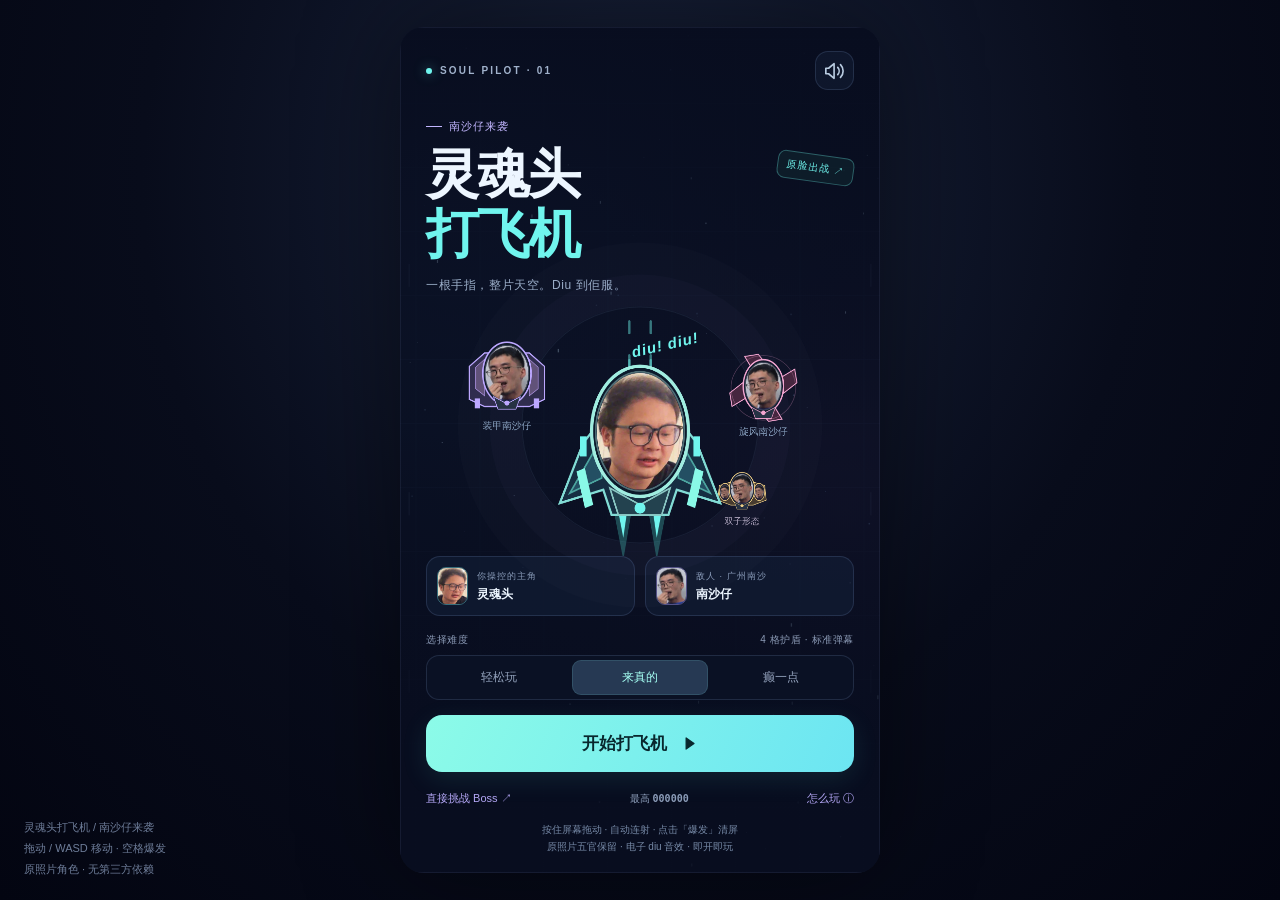
<file: Flat/index.html>
<!doctype html>
<html lang="zh-CN">
<head>
<meta charset="utf-8">
<meta name="viewport" content="width=device-width,initial-scale=1,maximum-scale=1,viewport-fit=cover">
<meta name="theme-color" content="#080c1d">
<meta name="robots" content="noindex,nofollow,noarchive">
<meta name="application-name" content="灵魂头打飞机">
<title>灵魂头打飞机 · 南沙仔来袭</title>
<link rel="stylesheet" href="./style.css?v=1.1.1">
</head>
<body>
<main id="app" aria-label="灵魂头打飞机手机游戏">
<div id="boot-panel" role="status" aria-live="polite"><div class="boot-card">
 <div class="boot-tag">SOUL PILOT · FLAT 1.1.1</div>
 <h2 id="boot-title">请打开游戏网页</h2>
 <p id="boot-message">游戏脚本尚未运行。若你正在预览 HTML 附件，请改用游戏的正式网页链接。</p>
 <noscript><p class="boot-noscript"><strong>当前环境没有运行 JavaScript。</strong><br>这不是角色照片还在下载，游戏需要能执行脚本的浏览器环境。</p></noscript>
 <p class="boot-tip"><strong>一直停在这里？</strong><br>请用 Safari 打开已经发布的游戏网页链接，而不是微信或“文件”中的 .html 附件预览。</p>
 <small id="boot-detail">角色照片与游戏同站托管，音效内置，无第三方素材服务。</small>
 <button id="boot-retry" type="button" class="start-btn" hidden>重新尝试</button>
</div></div>

<canvas id="world" aria-label="游戏区域：按住拖动灵魂头，自动射击南沙仔"></canvas>
<section id="menu" class="screen">
 <div class="topline"><div class="eyebrow"><i class="status-dot"></i> SOUL PILOT · 01</div><button type="button" class="icon-btn sound-control" aria-label="关闭声音"></button></div>
 <div class="brand"><div class="edition">南沙仔来袭</div><h1>灵魂头<br><span>打飞机</span></h1><div class="brand-badge">原脸出战 ↗</div><p class="brand-sub">一根手指，整片天空。Diu 到佢服。</p></div>
 <div class="figure-board"><canvas id="poster" width="840" height="540" aria-label="灵魂头战机与不同形态的南沙仔"></canvas><div class="diu-label">diu! diu!</div></div>
 <div class="face-labels"><div class="face-chip"><img id="hero-chip" alt="图1：灵魂头"><div><small>你操控的主角</small>灵魂头</div></div><div class="face-chip"><img id="enemy-chip" alt="图2：南沙仔"><div><small>敌人 · 广州南沙</small>南沙仔</div></div></div>
 <div class="settings-block"><div class="settings-head"><span>选择难度</span><span id="difficulty-note">4 格护盾 · 标准弹幕</span></div><div class="difficulty" role="group" aria-label="选择游戏难度"><button type="button" data-diff="easy" aria-pressed="false">轻松玩</button><button type="button" data-diff="normal" class="active" aria-pressed="true">来真的</button><button type="button" data-diff="hard" aria-pressed="false">癫一点</button></div></div>
 <button type="button" id="start" class="start-btn" disabled><span id="start-label">角色载入中…</span><svg viewBox="0 0 24 24"><path d="m9 5 10 7-10 7z"/></svg></button>
 <div class="menu-bottom"><button type="button" id="boss-start" class="text-btn" disabled>直接挑战 Boss ↗</button><span class="best">最高 <b id="menu-best" class="mono">000000</b></span><button type="button" id="help-open" class="text-btn">怎么玩 ⓘ</button></div>
 <p class="instructions">按住屏幕拖动 · 自动连射 · 点击「爆发」清屏<br>原照片五官保留 · 电子 diu 音效 · 即开即玩</p>
</section>
<div id="hud" class="hud" hidden>
 <div class="hud-top"><div><div class="score-label">SCORE / 得分</div><div id="score" class="score mono">000000</div></div><div class="hud-buttons"><button type="button" class="icon-btn sound-control" aria-label="关闭声音"></button><button type="button" id="pause" class="icon-btn" aria-label="暂停游戏"><svg viewBox="0 0 24 24"><path d="M8 5v14M16 5v14"/></svg></button></div></div>
 <div class="hud-second"><div id="hearts" class="hearts" aria-label="护盾"></div><div id="wave" class="wave mono">第 01 波 · 00:00</div></div>
 <div id="boss-hud" class="boss-hud" hidden><div class="boss-head"><span>南沙仔 · 巨无霸</span><span id="boss-percent" class="mono">100%</span></div><div class="boss-track"><div id="boss-fill" class="boss-fill"></div></div></div>
</div>
<div id="dock" class="dock" hidden>
 <button type="button" id="nova" class="nova-btn" aria-label="爆发清屏"><svg viewBox="0 0 24 24"><path d="m13 2-9 12h7l-1 8 10-13h-7z"/></svg><span>爆发</span><b id="nova-count" class="nova-count">2</b></button>
 <div class="dock-center"><div id="weapon" class="weapon">LV.1 · 双线火力</div><div id="drag-hint" class="drag-hint">按住任意位置拖动</div></div><div class="autofire"><i></i>自动连射</div>
</div>
<div id="toast" class="toast" role="status" aria-live="polite"></div>
<section id="pause-screen" class="overlay" hidden><div class="panel screen-fade"><div class="panel-tag">TAKE A BREATH</div><h2>先饮啖水 ☕</h2><p>灵魂头已悬停，南沙仔也不许偷袭。</p><button type="button" id="resume" class="start-btn">继续 Diu</button><button type="button" id="restart-pause" class="secondary-btn">重新开始</button><button type="button" id="home-pause" class="secondary-btn">返回首页</button></div></section>
<section id="over-screen" class="overlay" hidden><div class="panel screen-fade"><div id="result-tag" class="panel-tag">MISSION REPORT</div><h2 id="result-title">歇一阵，再起飞。</h2><div class="result-hero"><img id="result-photo" alt="灵魂头原照片头像"><div><div id="result-score" class="result-number mono">000000</div><div id="record-label" class="new-record">最高纪录 · 000000</div></div></div><p id="result-caption">南沙仔有备而来，灵魂头下次再 Diu。</p><div class="result-grid"><div><strong id="result-kills" class="mono">0</strong><small>击退南沙仔</small></div><div><strong id="result-time" class="mono">00:00</strong><small>坚持时间</small></div><div><strong id="result-wave" class="mono">1</strong><small>抵达波次</small></div></div><button type="button" id="retry" class="start-btn">再来一局 ↗</button><button type="button" id="home-over" class="secondary-btn">返回首页</button></div></section>
<section id="help" class="overlay" hidden><div class="panel screen-fade"><div class="panel-tag">PILOT HANDBOOK</div><h2>手指一滑，开 Diu。</h2><div class="help-rows"><div class="help-row"><div class="help-num">01</div><div><strong>拖动灵魂头</strong><p>按住屏幕任意位置滑动，战机会跟着移动。自动开火，不用狂戳屏幕。</p></div></div><div class="help-row"><div class="help-num">02</div><div><strong>躲弹幕，捡补给</strong><p>W 升级火力，＋恢复护盾，S 提供临时无敌。不同装甲里的脸，都是南沙仔。</p></div></div><div class="help-row"><div class="help-num">03</div><div><strong>扛不住就点「爆发」</strong><p>清除敌方子弹并大范围反击。闯关每 60 秒迎战巨无霸；首页也能直接挑战 Boss。</p></div></div></div><p class="help-footer">声音会在你点击开始后启用，可随时静音。电脑：方向键 / WASD 移动，空格爆发，P 或 Esc 暂停。仅使用原图裁切，不重绘或拉伸五官。</p><button type="button" id="help-close" class="start-btn">知道了，起飞</button></div></section>
<div id="load-error" role="alert" hidden></div>
</main>
<div class="footnote">灵魂头打飞机 / 南沙仔来袭<br>拖动 / WASD 移动 · 空格爆发<br>原照片角色 · 无第三方依赖</div>
<script>
// Keep this first bootstrap ES5-compatible so even a later parse error is explained.
(function () {
 var state = window.__flatBoot = {version:'1.1.1', stage:'bootstrap', loaded:false, error:null};
 var timer;
 document.getElementById('boot-title').textContent = '正在启动游戏';
 document.getElementById('boot-message').textContent = '正在加载角色照片，通常只需片刻。';
 state.fail = function (message, detail) {
  state.stage = 'failed'; state.error = detail || message;
  clearTimeout(timer);
  document.getElementById('boot-panel').hidden = false;
  document.getElementById('boot-title').textContent = '游戏未能启动';
  document.getElementById('boot-message').textContent = message;
  document.getElementById('boot-detail').textContent = detail || '请在 Safari 中打开正式网页链接后重试。';
  document.getElementById('boot-retry').hidden = false;
 };
 state.complete = function () {
  state.stage = 'ready'; state.loaded = true; state.error = null;
  clearTimeout(timer); document.getElementById('boot-panel').hidden = true;
 };
 document.getElementById('boot-retry').onclick = function () { location.reload(); };
 window.addEventListener('error', function (event) {
  if (!state.loaded) state.fail('启动脚本运行失败；当前打开环境可能不兼容。', event.message || '启动异常');
 });
 window.addEventListener('unhandledrejection', function (event) {
  if (!state.loaded) state.fail('游戏初始化没有完成。', String(event.reason && event.reason.message || event.reason || '初始化异常'));
 });
 timer = setTimeout(function () {
  if (!state.loaded) state.fail('启动已超时，不必继续等待。请检查当前窗口是否为附件预览。', '启动阶段：' + state.stage);
 }, 10000);
})();
</script>
<script src="./game.js?v=1.1.1"></script>
</body>
</html>
</file>
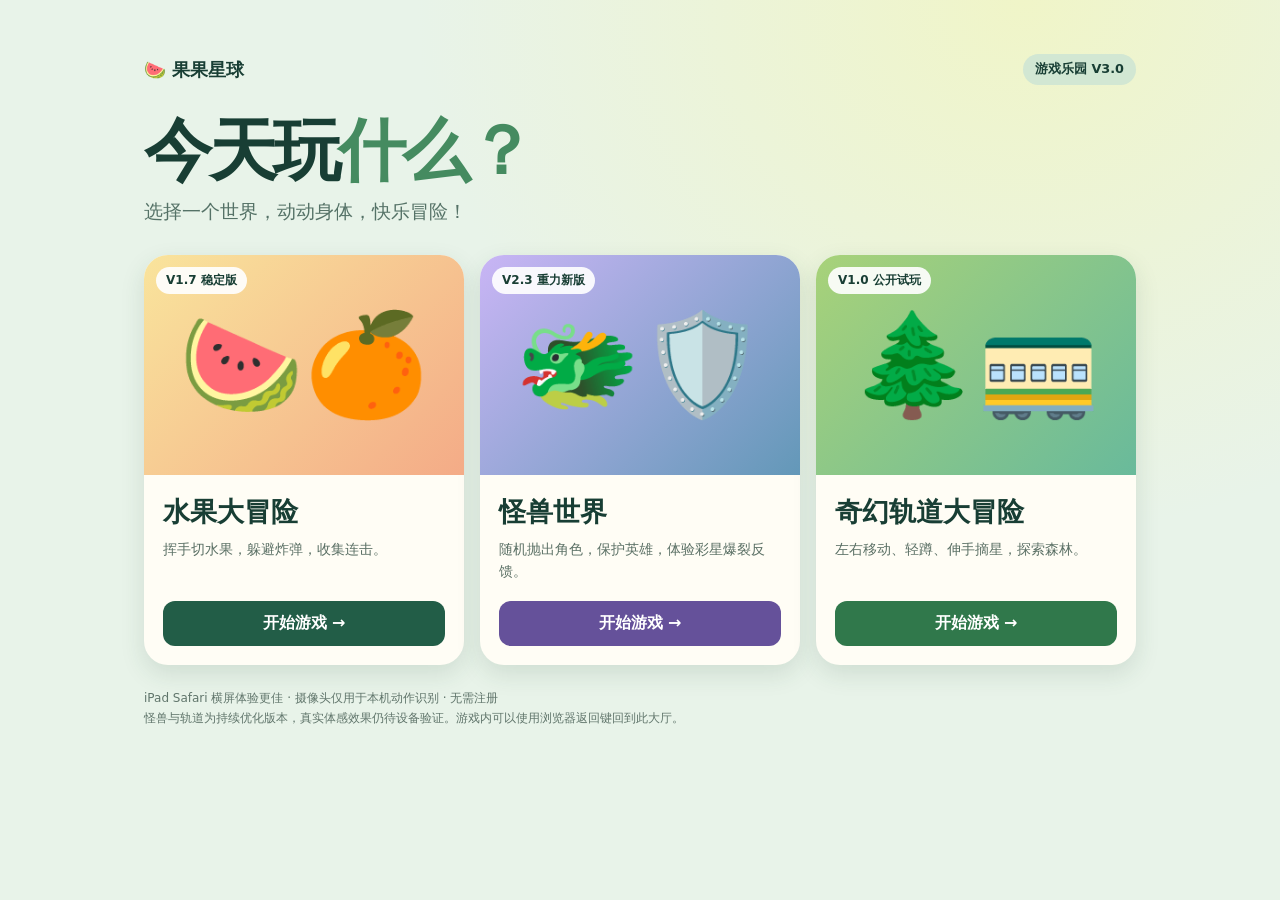
<file: fruit-motion/index.html>
<!doctype html><html lang="zh-CN"><head><meta charset="utf-8"><meta name="viewport" content="width=device-width,initial-scale=1,viewport-fit=cover"><meta name="theme-color" content="#183b35"><title>果果星球 · 体感游戏乐园 V3.0</title><style>
*{box-sizing:border-box}body{margin:0;min-height:100vh;background:radial-gradient(ellipse at 80% 0,#f0f5c8 0,transparent 42%),#e8f3e9;color:#183e34;font:16px system-ui,-apple-system,BlinkMacSystemFont,"PingFang SC",sans-serif}main{max-width:1100px;margin:auto;padding:clamp(20px,5vw,54px)}header{display:flex;justify-content:space-between;align-items:center;gap:10px}.brand{font-weight:900;font-size:1.1rem}.tag{background:#d2e7d3;padding:7px 12px;border-radius:30px;font-size:.8rem;font-weight:700}h1{font-size:clamp(36px,7vw,68px);margin:30px 0 8px;line-height:1.05;letter-spacing:-.05em}h1 span{color:#458b60}p{line-height:1.6}.lead{font-size:clamp(14px,2.3vw,19px);color:#557267;margin:10px 0 28px}.grid{display:grid;grid-template-columns:repeat(3,minmax(0,1fr));gap:16px}.card{display:flex;flex-direction:column;text-decoration:none;color:inherit;border-radius:24px;background:#fffdf5;overflow:hidden;box-shadow:0 9px 24px #254b3421;outline-offset:5px;transition:transform .15s}.card:hover,.card:focus-visible{transform:translateY(-3px)}.visual{height:clamp(104px,19vw,220px);display:grid;place-items:center;position:relative;font-size:clamp(47px,8vw,100px);background:linear-gradient(135deg,#f9e49c,#f4ab87)}.monster .visual{background:linear-gradient(135deg,#c9b5f5,#6398b8)}.rail .visual{background:linear-gradient(135deg,#a8d279,#69ba9b)}.vlabel{position:absolute;top:12px;left:12px;font-size:12px;background:#ffffffe8;border-radius:20px;padding:5px 10px;font-weight:800}.content{padding:19px;display:flex;flex-direction:column;flex:1}h2{font-size:clamp(19px,2.6vw,27px);margin:0}.desc{font-size:14px;color:#5b7065;min-height:45px;margin:8px 0 18px}.go{margin-top:auto;background:#225d47;color:#fff;border-radius:12px;text-align:center;padding:12px;font-weight:800}.monster .go{background:#65519a}.rail .go{background:#30784b}footer{margin-top:23px;color:#60756b;font-size:12px;line-height:1.7} @media(max-width:620px){.grid{grid-template-columns:1fr;gap:12px}.card{display:grid;grid-template-columns:110px 1fr}.visual{height:100%;min-height:142px;font-size:47px}.vlabel{font-size:10px;top:8px;left:8px;padding:4px 6px}.content{padding:12px}.desc{min-height:0;margin:5px 0 9px}.go{padding:9px}h1{margin-top:20px}.lead{margin-bottom:16px}}@media(prefers-reduced-motion:reduce){.card{transition:none}}
</style></head><body><main><header><div class="brand">🍉 果果星球</div><div class="tag">游戏乐园 V3.0</div></header><h1>今天玩<span>什么？</span></h1><p class="lead">选择一个世界，动动身体，快乐冒险！</p><section class="grid" aria-label="选择游戏"><a class="card fruit" href="fruit.html"><div class="visual"><span class="vlabel">V1.7 稳定版</span>🍉🍊</div><div class="content"><h2>水果大冒险</h2><p class="desc">挥手切水果，躲避炸弹，收集连击。</p><span class="go">开始游戏 →</span></div></a><a class="card monster" href="monster/"><div class="visual"><span class="vlabel">V2.3 重力新版</span>🐲🛡️</div><div class="content"><h2>怪兽世界</h2><p class="desc">随机抛出角色，保护英雄，体验彩星爆裂反馈。</p><span class="go">开始游戏 →</span></div></a><a class="card rail" href="rail/app/"><div class="visual"><span class="vlabel">V1.0 公开试玩</span>🌲🚃</div><div class="content"><h2>奇幻轨道大冒险</h2><p class="desc">左右移动、轻蹲、伸手摘星，探索森林。</p><span class="go">开始游戏 →</span></div></a></section><footer>iPad Safari 横屏体验更佳 · 摄像头仅用于本机动作识别 · 无需注册<br>怪兽与轨道为持续优化版本，真实体感效果仍待设备验证。游戏内可以使用浏览器返回键回到此大厅。</footer></main></body></html>
</file>
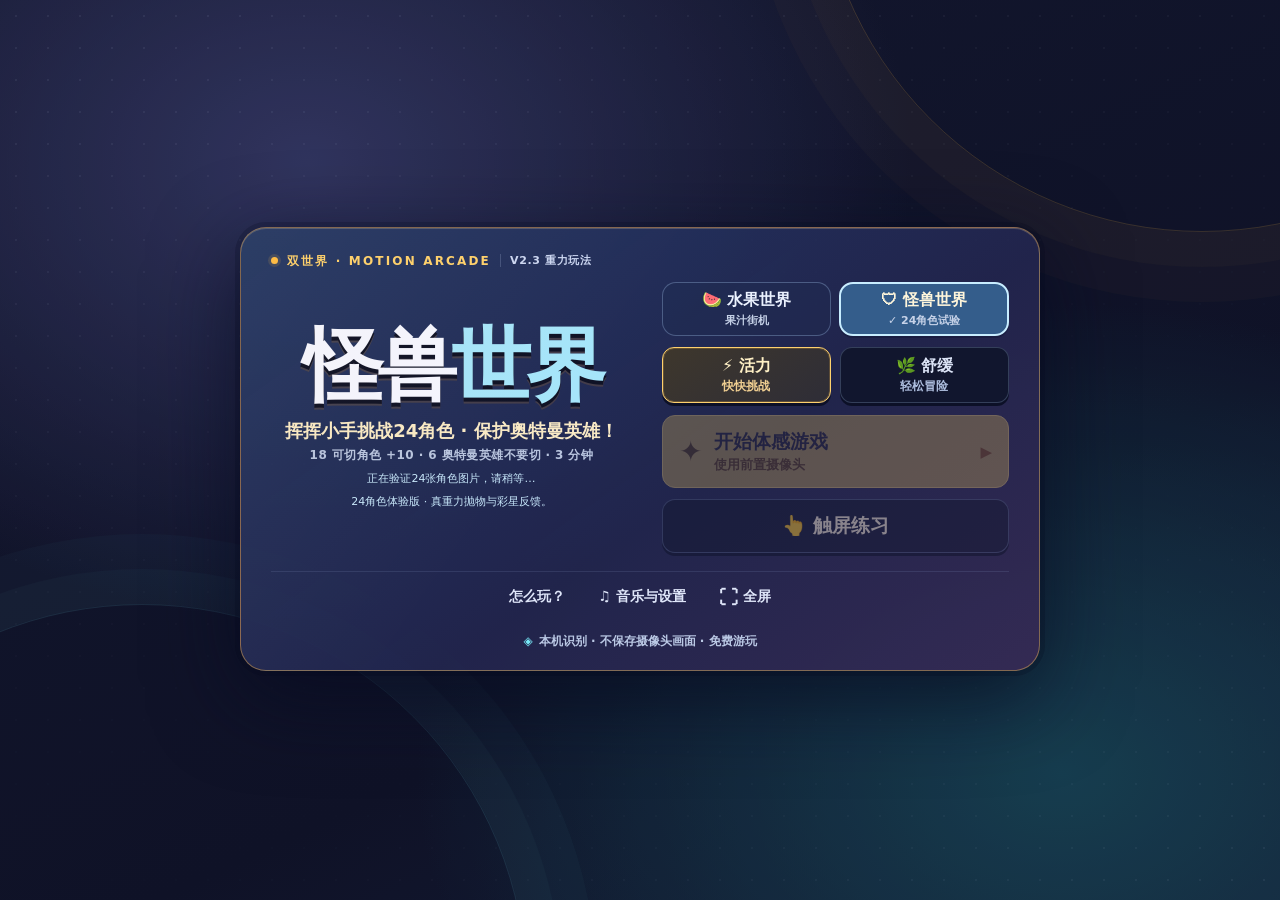
<file: fruit-motion/monster/index.html>
<!doctype html>
<html lang="zh-CN">
<head>
  <meta charset="UTF-8">
  <meta name="viewport" content="width=device-width, initial-scale=1, viewport-fit=cover">
  <meta name="theme-color" content="#171a36">
  <meta name="apple-mobile-web-app-capable" content="yes">
  <meta name="description" content="使用设备前置摄像头的亲子体感双主题游戏。无账户、无付费服务、动作在本机识别。">
  <meta http-equiv="Content-Security-Policy" content="default-src 'self'; script-src 'self' 'wasm-unsafe-eval'; style-src 'self'; img-src 'self' data: blob:; connect-src 'self'; media-src 'self' blob:; worker-src 'self' blob:; object-src 'none'; base-uri 'self'; form-action 'none'">
  <title>果果星球 · 怪兽世界 · V2.3</title>
  <link rel="manifest" href="./manifest.webmanifest">
  <link rel="icon" type="image/svg+xml" href="./assets/icons/fruit-planet.svg">
  <link rel="stylesheet" href="./styles.css">
  <link rel="stylesheet" href="./screen-layout.css">
  <link rel="stylesheet" href="./arcade-theme.css?v=2.0-iso">
</head>
<body>
  <main id="app" data-screen="intro" data-mode="none" data-theme="fruit">
    <div class="world" aria-hidden="true"><div class="arcade-grid"></div></div>
    <video id="camera" autoplay muted playsinline aria-hidden="true"></video>
    <div class="camera-shade" aria-hidden="true"></div>
    <canvas id="gameCanvas" aria-label="水果游戏区域"></canvas>

    <header class="hud" id="hud" hidden>
      <div class="hud-block score-block"><span class="hud-label"><i aria-hidden="true"></i> 得分</span><strong id="score">0</strong></div>
      <div class="hud-block timer-block"><span class="hud-label">剩余时间</span><strong id="time">3:00</strong><span class="timer-track"><span id="timerBar"></span></span></div>
      <div class="hud-actions">
        <button class="icon-button fullscreen-control hud-fullscreen" data-fullscreen type="button" aria-label="全屏" aria-pressed="false"><span class="fullscreen-symbol" aria-hidden="true">⛶</span></button>
        <button class="icon-button" id="soundButton" type="button" aria-label="关闭所有声音" aria-pressed="false"><span id="soundIcon">♪</span></button>
        <button class="icon-button" id="pauseButton" type="button" aria-label="暂停游戏"><span>Ⅱ</span></button>
      </div>
    </header>

    <div class="bottom-status" id="bottomStatus" hidden><span class="status-dot" id="trackingDot"></span><span id="trackingText">正在识别动作…</span><span id="perfText" class="performance" hidden></span></div>
    <div class="tracking-prompt" id="trackingPrompt" hidden><span>✋</span><strong>小手回来吧！</strong><small>站回画面里，会自动继续。</small></div>
    <div class="monster-hero-notice" id="monsterHeroNotice" role="status" hidden>🛡 守护者是朋友，不要切！</div>

    <section class="overlay" data-panel="intro">
      <div class="menu-card hero-card">
        <div class="kicker"><span class="kicker-dot"></span> 双世界 · MOTION ARCADE <span class="edition-chip">V2.3 重力玩法</span></div>
        <div class="hero-brand">
          <div class="hero-fruits" id="fruitThemeArt" aria-hidden="true"><img src="./assets/art/arcade-fruit-mark.svg" alt="" width="420" height="168"></div>
          <div class="monster-theme-art" id="monsterThemeArt" aria-hidden="true" hidden><img src="./assets/family-w7/sprites/paw-patrol-chase.png" alt="" loading="lazy"><img src="./assets/family-w7/sprites/super-wings-jett.png" alt="" loading="lazy"><img src="./assets/family-w8/sprites/ultraman-hero-ultraman-zero.png" alt="" loading="lazy"></div>
          <h1><span id="themeTitleMain">果果</span><span id="themeTitleAccent">星球</span></h1>
          <p class="subtitle" id="themeSubtitle">挥挥小手，切出满满果汁！</p>
          <span class="hero-caption" id="themeCaption">3 分钟欢乐运动 · 节奏随心选</span>
          <small id="monsterArtStatus" class="monster-status" role="status" hidden>正在校验24张角色图片…</small><button id="monsterArtRetry" class="text-button" type="button" hidden>重试角色校验</button><small id="candidateNotice" class="monster-status" hidden>24角色体验版 · 真重力抛物与彩星反馈。</small>
        </div>
        <div class="play-buttons">
          <div class="theme-picker" role="group" aria-label="选择游戏世界">
            <button class="theme-option" type="button" id="fruitTheme" aria-pressed="true"><span>🍉 水果世界</span><small>果汁街机</small></button>
            <button class="theme-option" type="button" id="monsterTheme" aria-pressed="false"><span>🛡 怪兽世界</span><small>24角色试验</small></button>
          </div>
          <div class="mode-picker" role="group" aria-label="游戏难度">
            <button class="mode-option" id="activeMode" type="button" aria-pressed="true"><span>⚡ 活力</span><small id="activeHint">轻快抛果</small></button>
            <button class="mode-option" id="calmMode" type="button" aria-pressed="false"><span>🌿 舒缓</span><small id="easyHint">慢慢切果</small></button>
          </div>
          <button id="cameraStart" class="primary-button" type="button"><span class="button-symbol" aria-hidden="true">✦</span><span>开始体感游戏<small>使用前置摄像头</small></span><span class="button-end" aria-hidden="true">▶</span></button>
          <button id="practiceStart" class="secondary-button" type="button"><span>👆 触屏练习</span><small>不使用摄像头</small></button>
        </div>
        <div class="menu-links"><button class="text-button" id="helpButton" type="button">怎么玩？</button><button class="text-button" id="settingsButton" type="button">♫ 音乐与设置</button><button class="text-button fullscreen-control" data-fullscreen type="button" aria-label="全屏" aria-pressed="false"><span class="fullscreen-symbol" aria-hidden="true">⛶</span><span data-fullscreen-label>全屏</span></button></div>
        <div class="privacy-note"><span aria-hidden="true">◈</span> 本机识别 · 不保存摄像头画面 · 免费游玩</div>
      </div>
    </section>

    <section class="overlay" data-panel="help" hidden>
      <div class="menu-card small-card"><div class="eyebrow">游戏说明</div><h2>小手大冒险</h2>
        <ol class="instruction-list"><li><span>1</span><div><b>放稳设备</b><small>横屏更宽，留出安全空间，让摄像头看到头、肩膀和双手。</small></div></li><li><span>2</span><div><b>举起双手，自动开始</b><small>首次点击授权后，双手举过肩，保持一下；也可手动开始。</small></div></li><li><span>3</span><div><b id="themeHelpTitle">挥手切果，避开炸弹</b><small id="themeHelpText">自然挥手或小步移动；碰到卡通炸弹会少得一点分，不会提前结束。</small></div></li></ol>
        <button class="primary-button compact" data-home type="button">明白啦！</button>
      </div>
    </section>

    <section class="overlay settings-overlay" data-panel="settings" hidden>
      <div class="menu-card settings-card">
        <div class="eyebrow">SOUND STUDIO · V2.3</div><h2>选一首喜欢的节奏</h2><p class="settings-desc" id="themeSettingsDesc">5 首成品音乐 · 两套十果独立音色 · 独立音量。</p><p class="settings-camera-note" id="settingsCameraNote" hidden>游戏已暂停，摄像头仍开启；离开页面会关闭。</p>
        <div class="settings-group"><label for="musicStyle">♫ 背景音乐</label><select id="musicStyle"><option value="groove">水果迪斯科</option><option value="off">关闭音乐</option></select><small id="musicTrackInfo" class="music-track-info"></small><div class="range-row"><label for="musicVolume">音乐音量 <span id="musicVolumeValue">55%</span></label><input id="musicVolume" type="range" min="0" max="100" value="55" step="5"></div><button class="preview-button" id="previewMusic" type="button">试听音乐</button><small class="music-status" id="musicStatus" role="status" hidden></small></div>
        <div class="settings-group"><label for="effectsStyle">✦ 游戏音效</label><select id="effectsStyle"><option value="juice">街机果汁 · 实录材质</option><option value="chime">泡泡乐园 · 轻柔玩具</option><option value="off">关闭音效</option></select><small id="monsterEffectsHint" hidden>使用原授权的游戏音效组映射；英雄误切有粤语提示（设备支持时）与盾牌提示，不是角色专属原声。</small><div class="range-row"><label for="effectsVolume">音效音量 <span id="effectsVolumeValue">75%</span></label><input id="effectsVolume" type="range" min="0" max="100" value="75" step="5"></div><button class="preview-button" id="previewEffects" type="button">试听音效</button><small class="music-status" id="effectsStatus" role="status" hidden></small></div>
        <div class="settings-group local-song" id="monsterLocalPanel" hidden><label for="monsterLocalInput">🎵 使用我设备里的音乐（仅本机）</label><input type="file" id="monsterLocalInput" accept="audio/*,.mp3,.m4a,.wav,.ogg"><small id="monsterLocalStatus" role="status">未选择本机音乐，使用已授权的默认曲目。请仅选择自己有权使用的音乐；不会上传或嵌入游戏。</small><button class="preview-button" id="monsterLocalClear" type="button" disabled>清除本机选择</button></div>
        <label class="motion-control"><input id="reduceMotion" type="checkbox"><span><b>减少画面震动</b><small>减弱冲击扩散与碎片，保留清晰反馈。</small></span></label>
        <details class="music-credits"><summary>真实音乐与音效 · 作者及许可</summary><p>音乐按节奏截取，首尾混合、响度统一并压缩；音效由授权素材剪辑和混合。<a id="musicSource" target="_blank" rel="noopener noreferrer">当前曲目原作</a> · <a id="musicLicense" target="_blank" rel="noopener noreferrer">许可</a> · <a href="./THIRD_PARTY.md" target="_blank" rel="noopener">所有作品及署名</a></p></details>
        <button class="primary-button compact" id="settingsBack" type="button">完成设置</button>
      </div>
    </section>

    <section class="overlay" data-panel="loading" hidden>
      <div class="menu-card small-card loading-card"><div class="loader" aria-hidden="true"><span>🍋</span></div><h2 id="loadingTitle">准备摄像头</h2><p id="loadingText">首次加载动作识别模型，请稍等一下。</p><button class="secondary-button compact" data-home type="button">返回</button></div>
    </section>

    <section class="overlay calibration" data-panel="calibrate" hidden>
      <div class="calibrate-top"><span class="pill"><span class="status-dot active"></span> 摄像头已开启</span><div class="calibrate-actions"><button class="diagnostic-button" id="diagnosticToggle" type="button" aria-pressed="false">定位检查</button><button class="icon-button" data-home type="button" aria-label="退出体感模式">×</button></div></div>
      <div class="body-guide" aria-hidden="true"><div class="guide-head"></div><div class="guide-body"></div><div class="guide-arms"></div></div>
      <div class="calibrate-card"><h2 id="calibrateTitle">🙌 双手举起，开始！</h2><p id="calibrateText">站在屏幕前，头、肩膀和双手都入镜。</p><div class="ready-check" id="readyCheck"><span id="leftCheck">左手 ○</span><span id="rightCheck">右手 ○</span></div><div class="gesture-start"><span id="startGestureText" role="status">等待两只小手</span><div id="startGestureProgress" class="gesture-progress" role="progressbar" aria-label="双手确认进度" aria-valuemin="0" aria-valuemax="100" aria-valuenow="0"><span id="startGestureFill"></span></div></div><button id="readyStart" class="secondary-button compact manual-start" type="button" disabled>手动开始</button><p class="safety-hint">自然挥手或小步移动，留出安全空间。</p></div>
      <div class="diagnostic-legend" id="diagnosticLegend" hidden><strong>家长定位检查</strong><p>用手掌依次靠近九个小圈，看看真实游戏光点是否贴着手。</p><div class="diagnostic-key"><span><i class="key-play"></i>游戏点</span><span id="diagnosticFrameStatus">等待画面</span></div><small id="diagnosticModel">当前模型：正在准备</small><small>只在本机观察，不保存、不上传画面或坐标。</small></div>
    </section>

    <section class="overlay countdown-overlay" data-panel="countdown" hidden><div class="countdown"><span id="countdownNum">3</span><p id="countdownPrompt">小手准备！</p></div></section>

    <section class="overlay" data-panel="paused" hidden><div class="menu-card small-card"><div class="arcade-badge pause-badge" aria-hidden="true">Ⅱ</div><div class="eyebrow">PAUSED</div><h2>休息一下</h2><p id="pauseText">水果在等你回来！</p><button class="primary-button compact" id="resumeButton" type="button">继续游戏</button><button class="secondary-button compact" data-home type="button">返回首页</button><div class="menu-links"><button class="text-button" id="pauseSettings" type="button">♫ 音乐与设置</button><button class="text-button fullscreen-control" data-fullscreen type="button" aria-label="全屏" aria-pressed="false"><span class="fullscreen-symbol" aria-hidden="true">⛶</span><span data-fullscreen-label>全屏</span></button></div></div></section>

    <section class="overlay" data-panel="result" hidden><div class="menu-card small-card result-card"><div class="arcade-badge result-badge" aria-hidden="true">★</div><div class="eyebrow">ROUND COMPLETE · 闯关完成</div><h2>太棒了！</h2><div class="final-score"><span>本局得分 · SCORE</span><strong id="finalScore">0</strong></div><p class="best-line">3 分钟最高纪录 <b id="bestScore">0</b> · 每一次挥手都是成长</p><button id="replayButton" class="primary-button compact" type="button">再玩一次</button><button class="secondary-button compact" data-home type="button">返回首页</button></div></section>

    <section class="overlay" data-panel="error" hidden><div class="menu-card small-card"><div class="panel-emoji">📷</div><h2>摄像头暂时没准备好</h2><p id="errorText" role="alert">请检查摄像头权限后重试。</p><button id="retryButton" class="primary-button compact" type="button">再试一次</button><button class="secondary-button compact" id="errorPractice" type="button">先玩触屏练习</button><button class="text-button" data-home type="button">返回首页</button></div></section>
    <aside id="fullscreenNotice" role="region" aria-labelledby="fullscreenTitle" hidden>
      <div class="menu-card fullscreen-note-card">
        <h2 id="fullscreenTitle">更开阔的游戏画面</h2>
        <p id="fullscreenMessage" role="status"></p>
        <p><strong>iPhone Safari：</strong>点分享按钮 → 添加到主屏幕 → 若有“打开为网页 App”选项，开启它。之后从主屏幕图标启动，再开启摄像头，减少浏览器工具栏占用。</p>
        <p class="fullscreen-tv-hint">推荐横屏。投屏时，AirPlay 或电视本身的宽高比与系统边框可能仍保留黑边，网页无法控制这些部分。</p>
        <button class="primary-button compact fullscreen-dismiss" id="fullscreenDismiss" type="button">知道啦</button>
      </div>
    </aside>
  </main>
  <script type="module" src="./src/main.js?v=2.3-w4"></script>
</body>
</html>
</file>
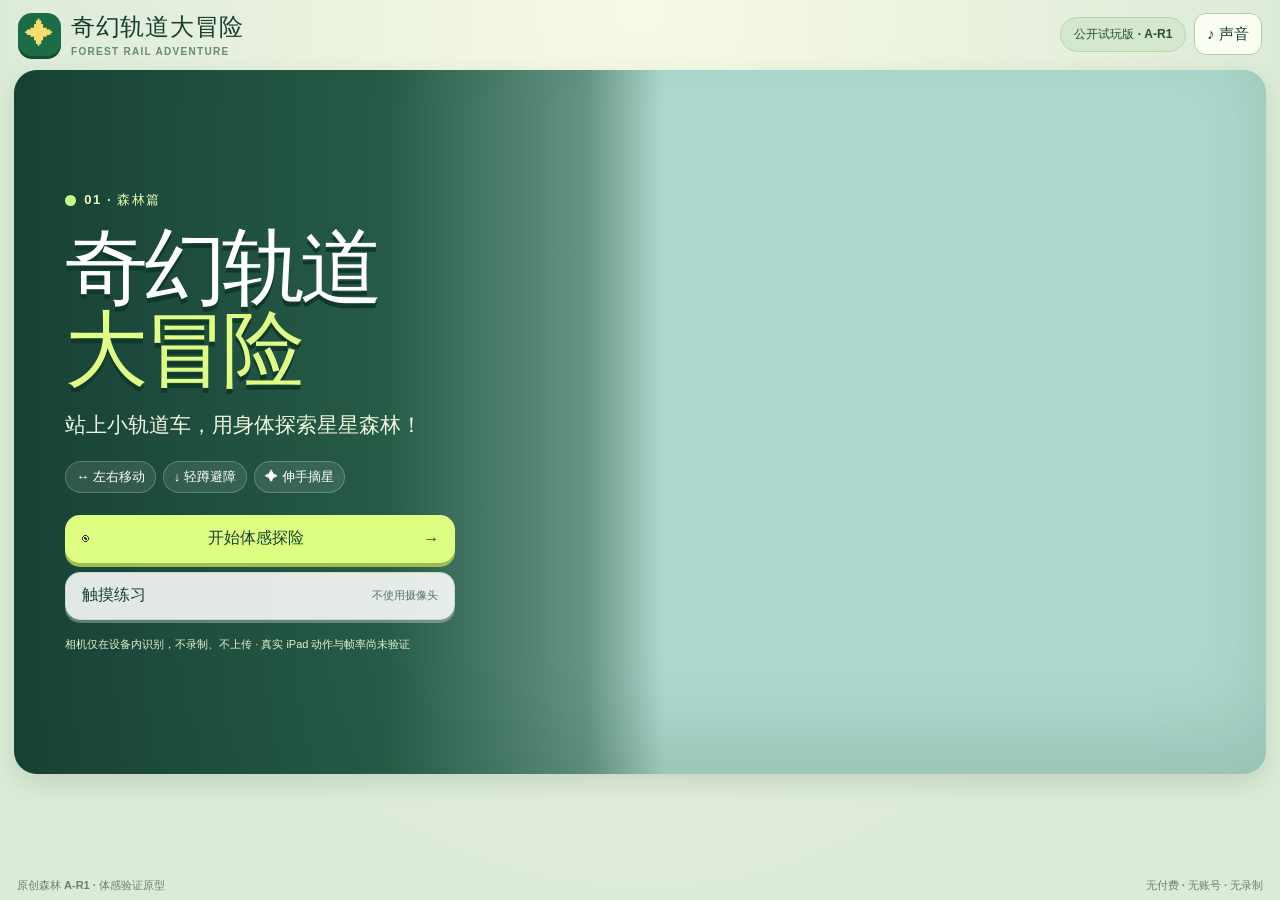
<file: fruit-motion/rail/index.html>
<!doctype html><html lang="zh-CN"><meta charset="utf-8"><meta http-equiv="refresh" content="0; url=app/"><meta name="viewport" content="width=device-width,initial-scale=1"><title>奇幻轨道大冒险 · 公开试玩</title><body><a href="app/">进入奇幻轨道大冒险公开试玩原型</a></body></html>
</file>
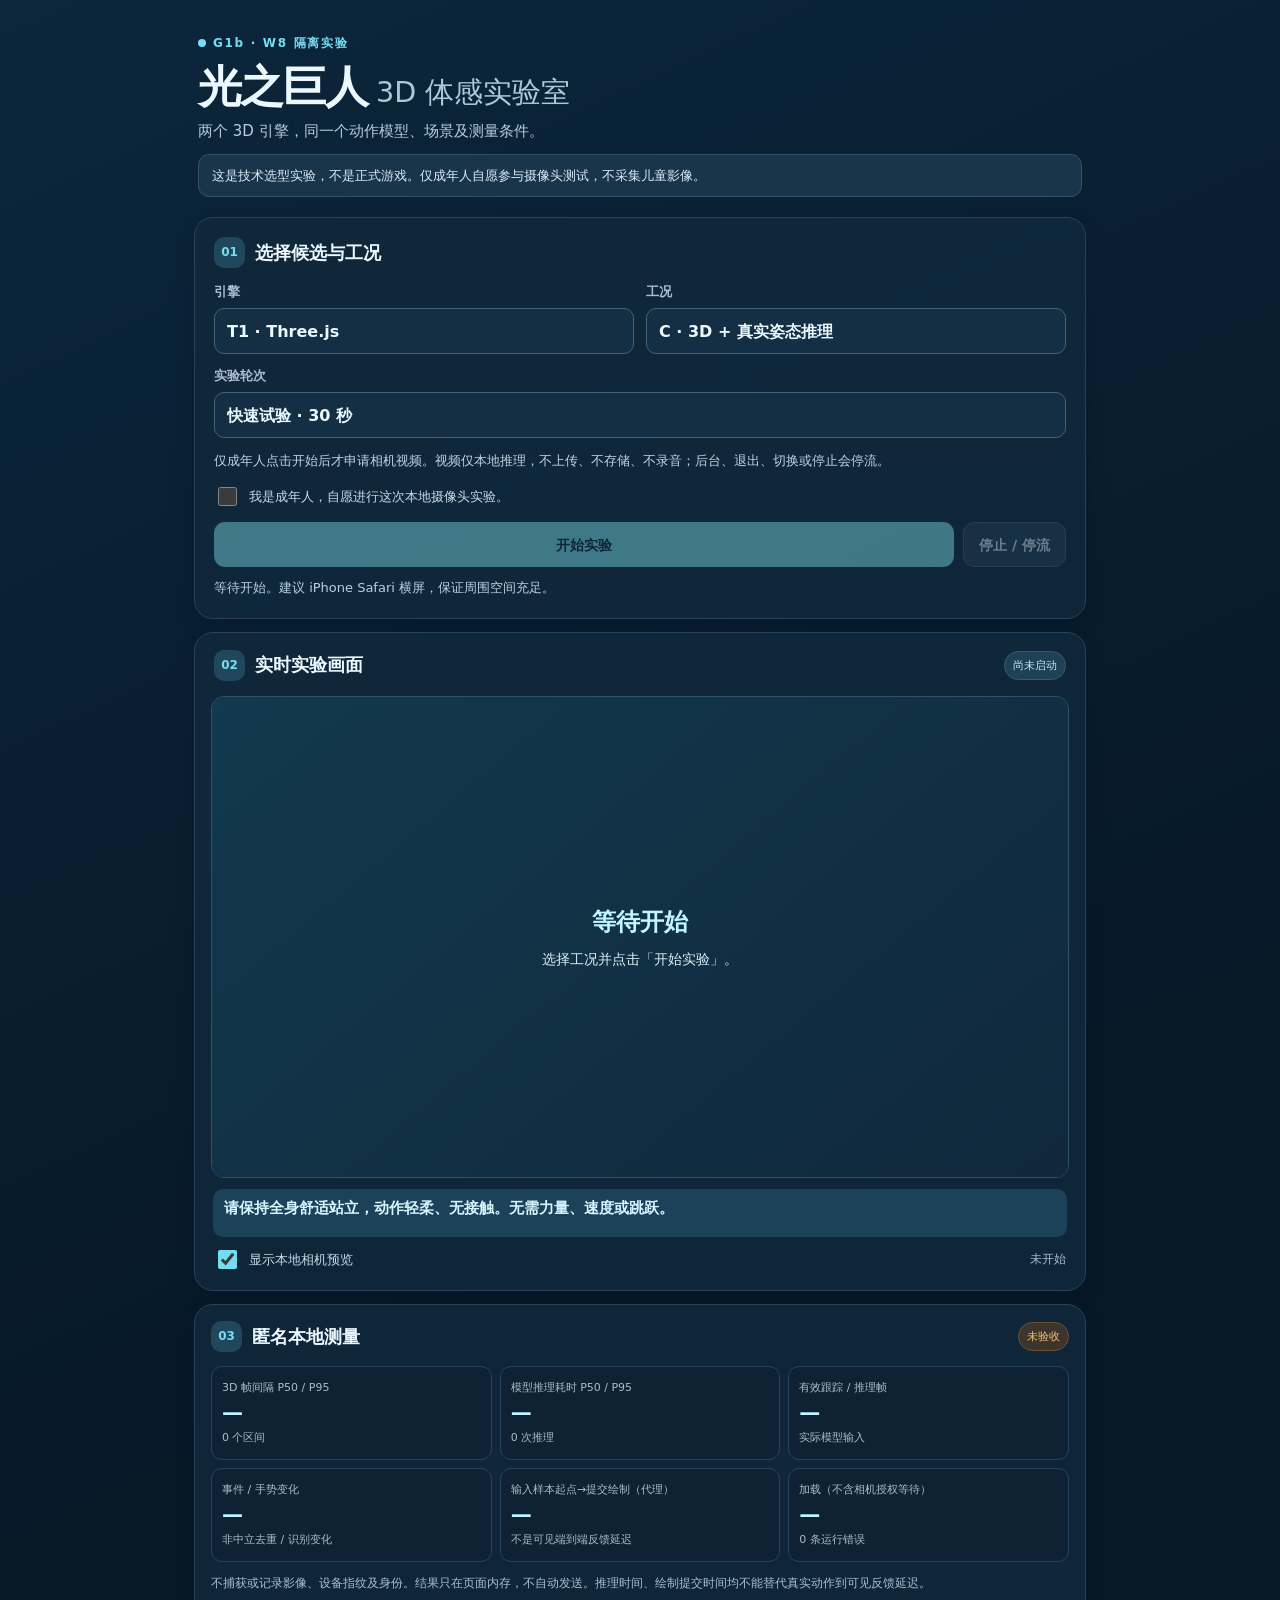
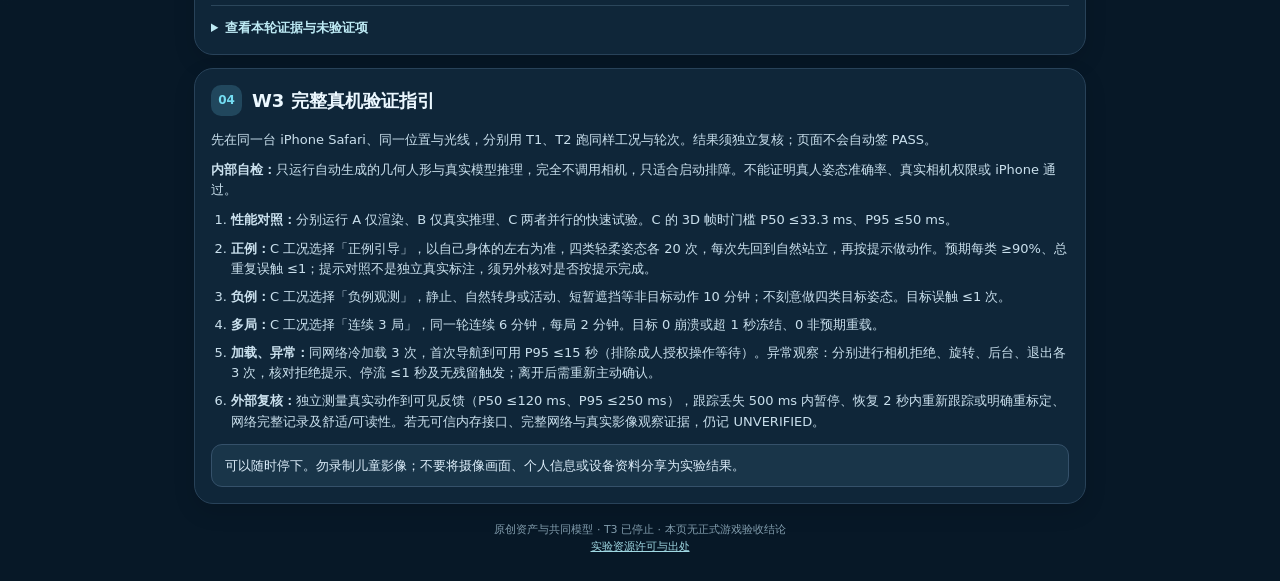
<file: ultral-man/g1b/index.html>
<!doctype html>
<html lang="zh-CN">
<head>
  <meta charset="utf-8">
  <meta name="viewport" content="width=device-width, initial-scale=1, viewport-fit=cover">
  <meta http-equiv="Content-Security-Policy" content="default-src 'none'; script-src 'self'; style-src 'self'; connect-src 'self'; img-src 'self' data:; media-src 'self' blob:; font-src 'self'; worker-src 'none'; object-src 'none'; base-uri 'self'; form-action 'none'">
  <meta name="color-scheme" content="dark">
  <title>ULTRAL-MAN · iPhone 3D 体感实验</title>
  <link rel="stylesheet" href="./style.css">
  <script type="module" src="./app.mjs"></script>
</head>
<body>
  <main>
    <header class="masthead">
      <div class="eyebrow"><span class="status-dot"></span> G1b · W8 隔离实验</div>
      <h1>光之巨人<span> 3D 体感实验室</span></h1>
      <p>两个 3D 引擎，同一个动作模型、场景及测量条件。</p>
      <div class="notice">这是技术选型实验，不是正式游戏。仅成年人自愿参与摄像头测试，不采集儿童影像。</div>
    </header>
    <section class="panel controls" aria-labelledby="setup-title">
      <div class="panel-heading"><span class="step">01</span><h2 id="setup-title">选择候选与工况</h2></div>
      <div class="control-grid">
        <label>引擎<select id="candidate"><option value="T1">T1 · Three.js</option><option value="T2">T2 · Babylon.js</option></select></label>
        <label>工况<select id="mode"><option value="render">A · 仅 3D 渲染（不使用相机）</option><option value="infer">B · 仅真实姿态推理</option><option value="combined" selected>C · 3D + 真实姿态推理</option><option value="synthetic">内部自检 · 无相机（合成人形）</option></select></label>
        <label class="wide">实验轮次<select id="protocol"><option value="quick">快速试验 · 30 秒</option><option value="positive">正例引导 · 4 类各 20 次</option><option value="negative">负例观测 · 10 分钟</option><option value="endurance">连续 3 局 × 2 分钟</option><option value="anomaly">异常观察 · 手动停止</option></select></label>
      </div>
      <div class="privacy" id="privacy">相机视频只在本设备实时推理，不上传、不保存、不录音；离开、切换、旋转或停止会停流。所选相机工况仅在成人点击同意后申请权限。</div>
      <label class="consent"><input type="checkbox" id="consent"><span>我是成年人，自愿进行这次本地摄像头实验。</span></label>
      <div class="buttons">
        <button id="start" class="primary" type="button">开始实验</button>
        <button id="stop" class="secondary" type="button" disabled>停止 / 停流</button>
      </div>
      <p id="status" class="status" role="status" aria-live="polite">等待开始。建议 iPhone Safari 横屏，保证周围空间充足。</p>
    </section>
    <section class="panel stage-panel" aria-labelledby="stage-title">
      <div class="panel-heading"><span class="step">02</span><h2 id="stage-title">实时实验画面</h2><span id="source" class="chip">尚未启动</span></div>
      <div class="stage-wrap" id="stage-wrap">
        <canvas id="stage" width="960" height="540" aria-label="原创 3D 巨人及城市对照场景"></canvas>
        <div id="no-render" class="no-render" hidden>仅姿态推理：不呈现 3D 画面</div>
        <div class="viewfinder" id="viewfinder" hidden>
          <video id="camera" playsinline muted autoplay aria-label="仅本地成人相机预览"></video>
          <span>本地镜像</span>
        </div>
        <div class="stage-caption"><span id="gesture">未识别</span><span id="clock">00:00</span></div>
        <div id="stage-overlay" class="stage-overlay" role="status" aria-live="polite">
          <strong id="overlay-title">等待开始</strong><span id="overlay-detail">选择工况并点击「开始实验」。</span>
        </div>
      </div>
      <div class="prompt" id="prompt" aria-live="polite">请保持全身舒适站立，动作轻柔、无接触。无需力量、速度或跳跃。</div>
      <div class="stage-actions">
        <label class="toggle"><input id="preview" type="checkbox" checked> 显示本地相机预览</label>
        <span id="phase" class="muted">未开始</span>
      </div>
    </section>
    <section class="panel" aria-labelledby="metric-title">
      <div class="panel-heading"><span class="step">03</span><h2 id="metric-title">匿名本地测量</h2><span class="chip pending">未验收</span></div>
      <div class="metric-grid">
        <div class="metric"><span>3D 帧间隔 P50 / P95</span><strong id="frame-metric">—</strong><small id="frame-count">0 个区间</small></div>
        <div class="metric"><span>模型推理耗时 P50 / P95</span><strong id="infer-metric">—</strong><small id="infer-count">0 次推理</small></div>
        <div class="metric"><span>有效跟踪 / 推理帧</span><strong id="track-metric">—</strong><small>实际模型输入</small></div>
        <div class="metric"><span>事件 / 手势变化</span><strong id="event-metric">—</strong><small>非中立去重 / 识别变化</small></div>
        <div class="metric"><span>输入样本起点→提交绘制（代理）</span><strong id="latency-metric">—</strong><small>不是可见端到端反馈延迟</small></div>
        <div class="metric"><span>加载（不含相机授权等待）</span><strong id="load-metric">—</strong><small id="error-metric">0 条运行错误</small></div>
      </div>
      <p class="fineprint">不捕获或记录影像、设备指纹及身份。结果只在页面内存，不自动发送。推理时间、绘制提交时间均不能替代真实动作到可见反馈延迟。</p>
      <details>
        <summary>查看本轮证据与未验证项</summary>
        <pre id="report" tabindex="0">尚未产生测量数据。</pre>
        <div class="buttons">
          <button id="copy" class="secondary" type="button" disabled>复制匿名摘要</button>
          <button id="copy-raw" class="secondary" type="button" disabled>复制含原始计时的匿名结果</button>
        </div>
        <p id="copy-status" class="muted" aria-live="polite"></p>
      </details>
    </section>
    <section class="panel protocol" aria-labelledby="protocol-title">
      <div class="panel-heading"><span class="step">04</span><h2 id="protocol-title">W3 完整真机验证指引</h2></div>
      <p>先在同一台 iPhone Safari、同一位置与光线，分别用 T1、T2 跑同样工况与轮次。结果须独立复核；页面不会自动签 PASS。</p>
      <p><strong>内部自检：</strong>只运行自动生成的几何人形与真实模型推理，完全不调用相机，只适合启动排障。不能证明真人姿态准确率、真实相机权限或 iPhone 通过。</p>
      <ol>
        <li><strong>性能对照：</strong>分别运行 A 仅渲染、B 仅真实推理、C 两者并行的快速试验。C 的 3D 帧时门槛 P50 ≤33.3 ms、P95 ≤50 ms。</li>
        <li><strong>正例：</strong>C 工况选择「正例引导」，以自己身体的左右为准，四类轻柔姿态各 20 次，每次先回到自然站立，再按提示做动作。预期每类 ≥90%、总重复误触 ≤1；提示对照不是独立真实标注，须另外核对是否按提示完成。</li>
        <li><strong>负例：</strong>C 工况选择「负例观测」，静止、自然转身或活动、短暂遮挡等非目标动作 10 分钟；不刻意做四类目标姿态。目标误触 ≤1 次。</li>
        <li><strong>多局：</strong>C 工况选择「连续 3 局」，同一轮连续 6 分钟，每局 2 分钟。目标 0 崩溃或超 1 秒冻结、0 非预期重载。</li>
        <li><strong>加载、异常：</strong>同网络冷加载 3 次，首次导航到可用 P95 ≤15 秒（排除成人授权操作等待）。异常观察：分别进行相机拒绝、旋转、后台、退出各 3 次，核对拒绝提示、停流 ≤1 秒及无残留触发；离开后需重新主动确认。</li>
        <li><strong>外部复核：</strong>独立测量真实动作到可见反馈（P50 ≤120 ms、P95 ≤250 ms），跟踪丢失 500 ms 内暂停、恢复 2 秒内重新跟踪或明确重标定、网络完整记录及舒适/可读性。若无可信内存接口、完整网络与真实影像观察证据，仍记 UNVERIFIED。</li>
      </ol>
      <div class="notice">可以随时停下。勿录制儿童影像；不要将摄像画面、个人信息或设备资料分享为实验结果。</div>
    </section>
    <footer>原创资产与共同模型 · T3 已停止 · 本页无正式游戏验收结论<br><a href="./NOTICE.txt">实验资源许可与出处</a></footer>
  </main>
</body>
</html>
</file>
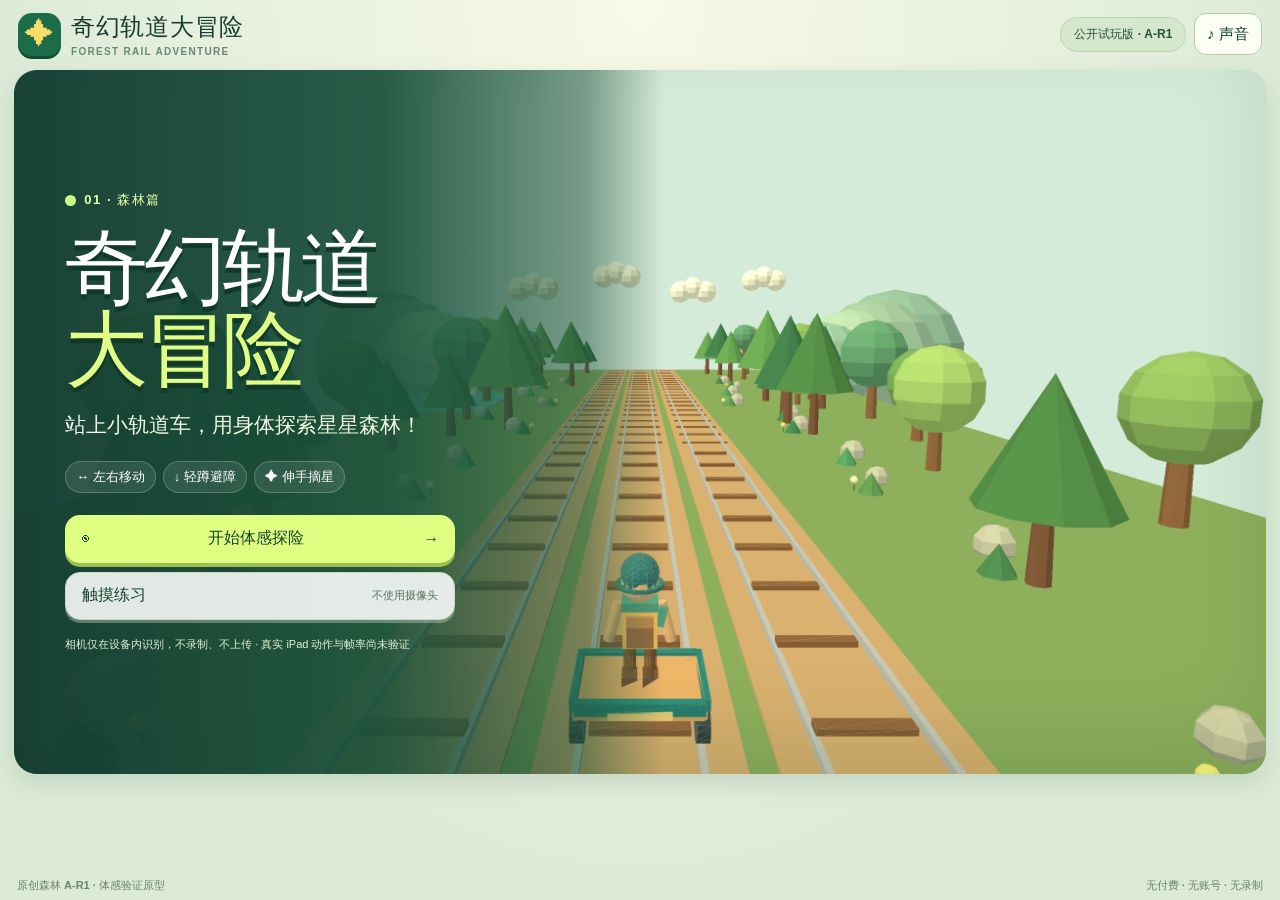
<file: fruit-motion/rail/app/index.html>
<!doctype html>
<html lang="zh-CN">
<head>
  <meta charset="utf-8">
  <meta name="viewport" content="width=device-width,initial-scale=1,viewport-fit=cover">
  <meta name="color-scheme" content="light">
  <meta http-equiv="Content-Security-Policy" content="default-src 'self'; script-src 'self' 'wasm-unsafe-eval'; connect-src 'self'; img-src 'self' data: blob:; style-src 'self'; worker-src 'self' blob:; media-src 'self' blob:; object-src 'none'; base-uri 'none'; form-action 'none'">
  <title>奇幻轨道大冒险 · 森林篇</title>
  <link rel="stylesheet" href="./app.css">
</head>
<body>
<main class="shell" aria-label="奇幻轨道大冒险">
  <header class="topbar">
    <div class="brand"><span class="brand-mark" aria-hidden="true">✦</span><div><b>奇幻轨道大冒险</b><span>FOREST RAIL ADVENTURE</span></div></div>
    <div class="top-status"><span id="modeBadge" class="pill">公开试玩版 · A-R1</span><button id="soundBtn" class="icon-button" type="button" aria-pressed="false" aria-label="静音">♪ <span>声音</span></button></div>
  </header>
  <section id="stage" class="stage" aria-label="轨道游戏画面">
    <canvas id="scene" width="1280" height="720" aria-label="原创森林三维轨道场景"></canvas>
    <div class="scene-vignette" aria-hidden="true"></div>
    <div id="homePanel" class="home-panel">
      <div class="eyebrow"><span class="dot"></span> 01 · 森林篇</div>
      <h1>奇幻轨道<br><span>大冒险</span></h1>
      <p class="home-sub">站上小轨道车，用身体探索星星森林！</p>
      <div class="feature-row"><span>↔ 左右移动</span><span>↓ 轻蹲避障</span><span>✦ 伸手摘星</span></div>
      <div class="home-actions">
        <button id="startCamera" class="button primary" type="button"><span aria-hidden="true">◉</span> 开始体感探险 <span aria-hidden="true">→</span></button>
        <button id="startTouch" class="button secondary" type="button">触摸练习 <small>不使用摄像头</small></button>
      </div>
      <p class="privacy-line">相机仅在设备内识别，不录制、不上传 · 真实 iPad 动作与帧率尚未验证</p>
    </div>
    <div id="cameraPanel" class="camera-panel" hidden>
      <div class="cam-heading"><span class="cam-live-dot" id="cameraDot"></span> <b>我的体感小窗</b><button type="button" id="previewBtn" class="tiny-button" aria-pressed="false">隐藏</button></div>
      <div id="videoWrap" class="video-wrap">
        <video id="camera" muted playsinline autoplay aria-label="本机镜像相机预览"></video>
        <div class="body-guide" aria-hidden="true"><i></i><i></i><i></i><i></i><span>全身入框</span></div>
        <div class="guide-center" aria-hidden="true"></div>
      </div>
      <div class="camera-status" id="cameraStatus" role="status">未启动相机</div>
    </div>
    <div id="hud" class="hud" hidden>
      <div class="hud-stars"><span class="yellow-star" aria-hidden="true">★</span><b id="score">0</b><span class="hud-caption">星星</span></div>
      <div class="hud-route"><span id="stageName">阳光森林</span><span id="stageNumber">1/3</span></div>
      <div class="progress" role="progressbar" aria-label="探险进度" aria-valuemin="0" aria-valuemax="72" aria-valuenow="0"><progress id="progress" max="72000" value="0"></progress></div>
    </div>
    <div id="promptPanel" class="prompt-panel" hidden>
      <span id="tutorialBadge" class="prompt-badge">动作教学 · 1/6</span>
      <div class="prompt-content"><span id="promptIcon" class="prompt-icon" aria-hidden="true">←</span><div><h2 id="promptTitle">向左小步</h2><p id="promptHint">自然向左小步，再回到中间站稳。</p></div></div>
      <p id="demoLabel" class="demo-label" hidden>小小探险家：动作示范</p>
    </div>
    <div id="feedback" class="feedback" hidden role="status"></div>
    <div id="overlay" class="overlay" hidden>
      <div class="overlay-card" role="status">
        <span class="overlay-symbol" id="overlayIcon">◉</span><h2 id="overlayTitle">请站好</h2><p id="overlayText">将全身放进左侧镜像小窗，保持自然站姿。</p>
        <button id="resumeBtn" type="button" class="button primary" hidden>继续探险</button>
        <button id="retryBtn" type="button" class="button primary" hidden>重试相机</button>
        <button id="switchTouchBtn" type="button" class="button secondary" hidden>改用触摸练习</button>
      </div>
    </div>
    <div id="finishPanel" class="finish-panel" hidden>
      <div class="finish-card"><div class="finish-medal" aria-hidden="true">★</div><div class="eyebrow">森林探险结束</div><h2>你完成啦！</h2><p id="finalScore" class="final-score">收获 0 颗星星</p><p>每一次尝试都很棒，休息一下再出发。</p><div class="finish-actions"><button type="button" id="replayBtn" class="button primary">再玩一次</button><button type="button" id="finishExitBtn" class="button secondary">返回首页</button></div></div>
    </div>
  </section>
  <section class="control-area" id="controls" hidden aria-label="游戏控制">
    <div id="touchControls" class="touch-controls" hidden>
      <div class="control-label"><b>触摸练习</b><span>按下图标体验动作，不代表体感识别。</span></div>
      <div class="action-grid">
        <button data-action="left_step" type="button" class="action-btn"><span>←</span>左移<small>←</small></button>
        <button data-action="right_step" type="button" class="action-btn"><span>→</span>右移<small>→</small></button>
        <button data-action="squat" type="button" class="action-btn"><span>↓</span>轻蹲<small>↓</small></button>
        <button data-action="arms_up" type="button" class="action-btn"><span>↑</span>举手<small>↑</small></button>
        <button data-action="reach_left" type="button" class="action-btn"><span>↖</span>左伸手<small>Q</small></button>
        <button data-action="reach_right" type="button" class="action-btn"><span>↗</span>右伸手<small>E</small></button>
      </div>
    </div>
    <div class="utility-row">
      <div id="cameraHelp" class="camera-help">请保持舒适距离，全身入框；动作不需要跳跃。</div>
      <div class="utility-actions"><button id="recenterBtn" type="button" class="button compact secondary" hidden>重新校准</button><button id="pauseBtn" type="button" class="button compact secondary">暂停</button><button id="exitBtn" type="button" class="button compact secondary">退出</button></div>
    </div>
  </section>
  <footer class="footer"><span>原创森林 A-R1 · 体感验证原型</span><span>无付费 · 无账号 · 无录制</span></footer>
  <noscript>需要启用 JavaScript 才能运行此游戏。</noscript>
</main>
<script src="./app.mjs" type="module"></script>
</body>
</html>
</file>
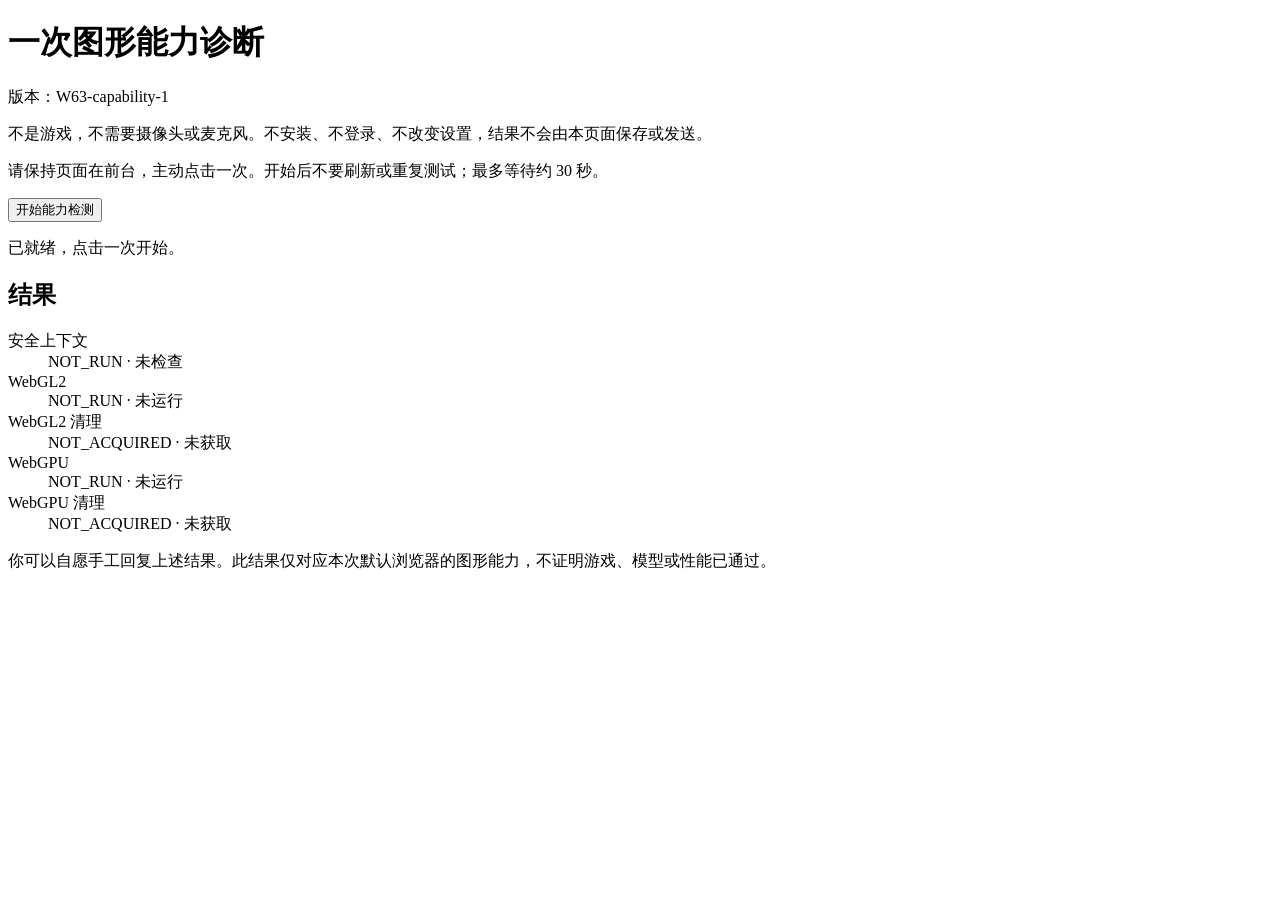
<file: ultral-man/diagnostics/w63/index.html>
<!doctype html>
<html lang="zh-CN">
<head>
  <meta charset="utf-8">
  <meta http-equiv="Content-Security-Policy" content="default-src 'none'; script-src 'self'; style-src 'none'; connect-src 'none'; img-src 'none'; media-src 'none'; worker-src 'none'; frame-src 'none'; object-src 'none'; font-src 'none'; base-uri 'none'; form-action 'none'">
  <meta name="referrer" content="no-referrer">
  <meta name="viewport" content="width=device-width, initial-scale=1">
  <title>一次图形能力诊断 · W63</title>
  <script type="module" src="./capability.mjs"></script>
</head>
<body>
  <main>
    <h1>一次图形能力诊断</h1>
    <p>版本：W63-capability-1</p>
    <p>不是游戏，不需要摄像头或麦克风。不安装、不登录、不改变设置，结果不会由本页面保存或发送。</p>
    <p>请保持页面在前台，主动点击一次。开始后不要刷新或重复测试；最多等待约 30 秒。</p>
    <button id="start" type="button" disabled>开始能力检测</button>
    <p id="progress" role="status" aria-live="polite">脚本尚未就绪；如果无法开始，请报告未运行，不要重试。</p>
    <h2>结果</h2>
    <dl>
      <dt>安全上下文</dt><dd id="secure">NOT_RUN · 未检查</dd>
      <dt>WebGL2</dt><dd id="gl">NOT_RUN · 未运行</dd>
      <dt>WebGL2 清理</dt><dd id="gl-cleanup">NOT_ACQUIRED · 未获取</dd>
      <dt>WebGPU</dt><dd id="gpu">NOT_RUN · 未运行</dd>
      <dt>WebGPU 清理</dt><dd id="gpu-cleanup">NOT_ACQUIRED · 未获取</dd>
    </dl>
    <p>你可以自愿手工回复上述结果。此结果仅对应本次默认浏览器的图形能力，不证明游戏、模型或性能已通过。</p>
  </main>
</body>
</html>
</file>
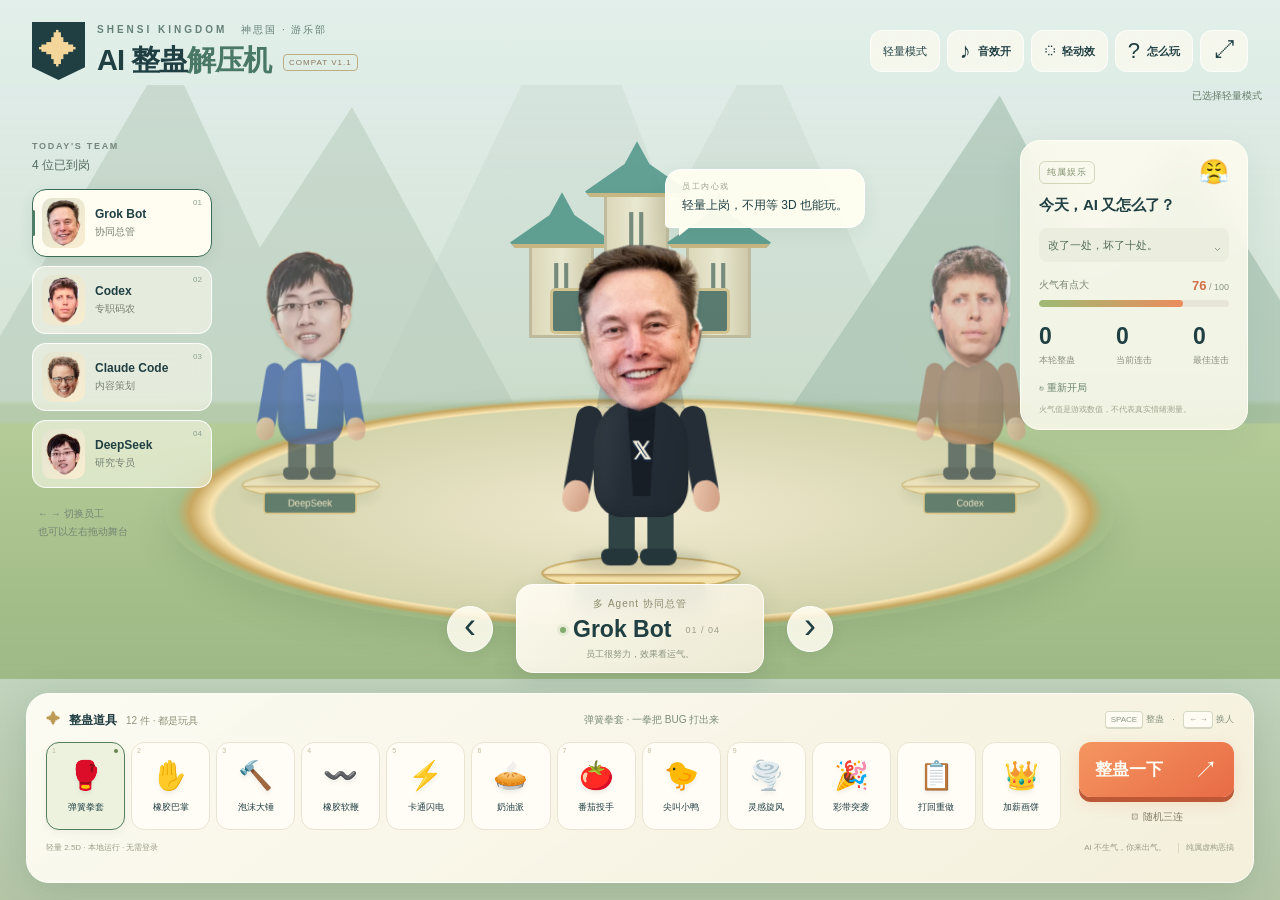
<file: ai-prank-kingdom/lite.html>
<!doctype html>
<html lang="zh-CN">
<head><meta charset="utf-8"><meta name="viewport" content="width=device-width,initial-scale=1">
<meta http-equiv="refresh" content="0;url=./#lite">
<title>AI 整蛊解压机 — 轻量模式</title>
</head><body><p>正在进入轻量模式… <a href="./#lite">点此打开游戏</a></p>
<script>location.replace('./#lite');</script></body></html>
</file>
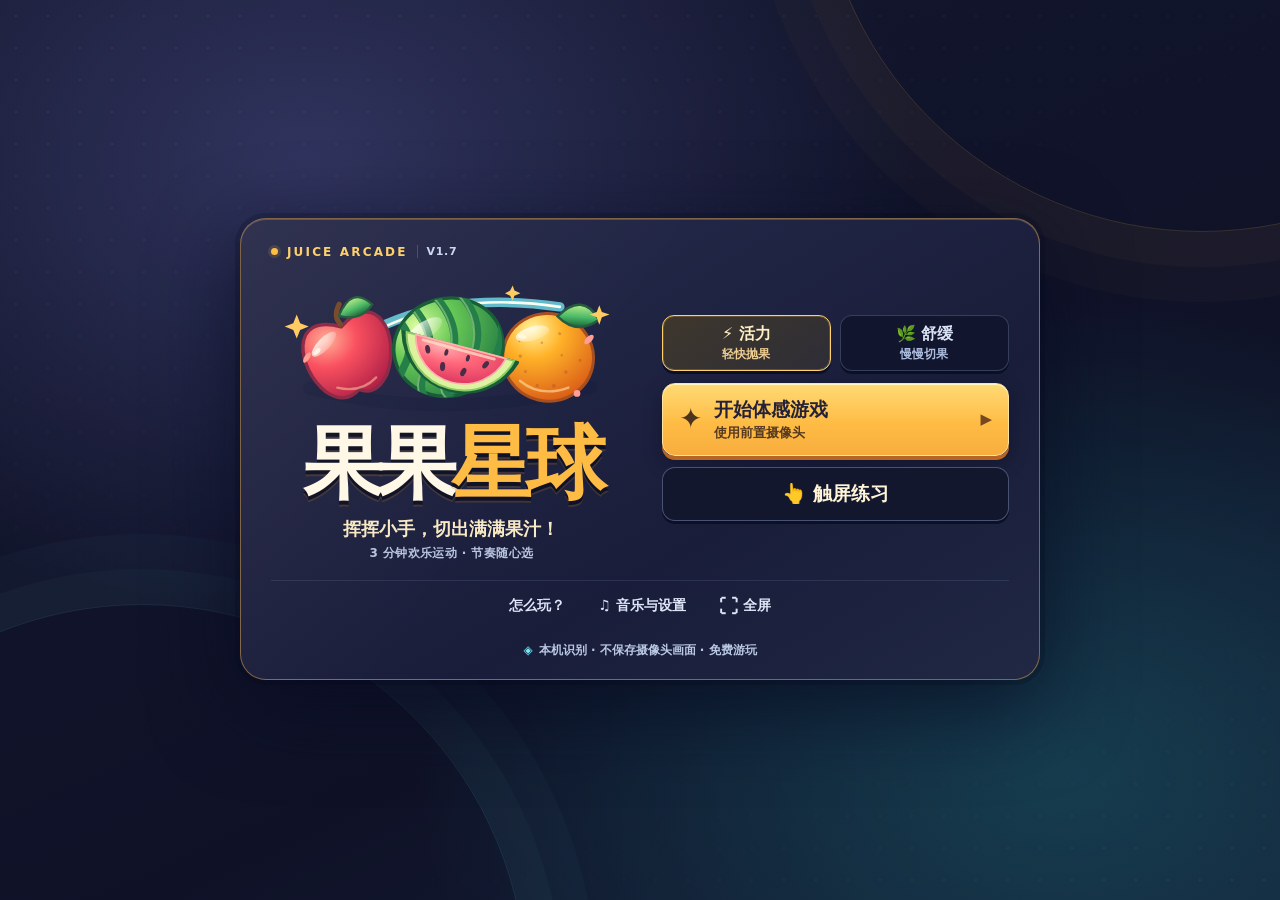
<file: fruit-motion/fruit.html>
<!doctype html>
<html lang="zh-CN">
<head>
  <meta charset="UTF-8">
  <meta name="viewport" content="width=device-width, initial-scale=1, viewport-fit=cover">
  <meta name="theme-color" content="#171a36">
  <meta name="apple-mobile-web-app-capable" content="yes">
  <meta name="description" content="使用设备前置摄像头的亲子体感水果游戏。无账户、无付费服务、动作在本机识别。">
  <meta http-equiv="Content-Security-Policy" content="default-src 'self'; script-src 'self' 'wasm-unsafe-eval'; style-src 'self'; img-src 'self' data: blob:; connect-src 'self'; media-src 'self' blob:; worker-src 'self' blob:; object-src 'none'; base-uri 'self'; form-action 'none'">
  <title>果果星球 · JUICE ARCADE V1.7</title>
  <link rel="manifest" href="./manifest.webmanifest">
  <link rel="icon" type="image/svg+xml" href="./assets/icons/fruit-planet.svg">
  <link rel="stylesheet" href="./styles.css">
  <link rel="stylesheet" href="./screen-layout.css">
  <link rel="stylesheet" href="./arcade-theme.css">
</head>
<body>
  <main id="app" data-screen="intro" data-mode="none">
    <div class="world" aria-hidden="true"><div class="arcade-grid"></div></div>
    <video id="camera" autoplay muted playsinline aria-hidden="true"></video>
    <div class="camera-shade" aria-hidden="true"></div>
    <canvas id="gameCanvas" aria-label="水果游戏区域"></canvas>

    <header class="hud" id="hud" hidden>
      <div class="hud-block score-block"><span class="hud-label"><i aria-hidden="true"></i> 得分</span><strong id="score">0</strong></div>
      <div class="hud-block timer-block"><span class="hud-label">剩余时间</span><strong id="time">3:00</strong><span class="timer-track"><span id="timerBar"></span></span></div>
      <div class="hud-actions">
        <button class="icon-button fullscreen-control hud-fullscreen" data-fullscreen type="button" aria-label="全屏" aria-pressed="false"><span class="fullscreen-symbol" aria-hidden="true">⛶</span></button>
        <button class="icon-button" id="soundButton" type="button" aria-label="关闭所有声音" aria-pressed="false"><span id="soundIcon">♪</span></button>
        <button class="icon-button" id="pauseButton" type="button" aria-label="暂停游戏"><span>Ⅱ</span></button>
      </div>
    </header>

    <div class="bottom-status" id="bottomStatus" hidden><span class="status-dot" id="trackingDot"></span><span id="trackingText">正在识别动作…</span><span id="perfText" class="performance" hidden></span></div>
    <div class="tracking-prompt" id="trackingPrompt" hidden><span>✋</span><strong>小手回来吧！</strong><small>站回画面里，会自动继续。</small></div>

    <section class="overlay" data-panel="intro">
      <div class="menu-card hero-card">
        <div class="kicker"><span class="kicker-dot"></span> JUICE ARCADE <span class="edition-chip">V1.7</span></div>
        <div class="hero-brand">
          <div class="hero-fruits" aria-hidden="true"><img src="./assets/art/arcade-fruit-mark.svg" alt="" width="420" height="168"></div>
          <h1>果果<span>星球</span></h1>
          <p class="subtitle">挥挥小手，切出满满果汁！</p>
          <span class="hero-caption">3 分钟欢乐运动 · 节奏随心选</span>
        </div>
        <div class="play-buttons">
          <div class="mode-picker" role="group" aria-label="游戏难度">
            <button class="mode-option" id="activeMode" type="button" aria-pressed="true"><span>⚡ 活力</span><small>轻快抛果</small></button>
            <button class="mode-option" id="calmMode" type="button" aria-pressed="false"><span>🌿 舒缓</span><small>慢慢切果</small></button>
          </div>
          <button id="cameraStart" class="primary-button" type="button"><span class="button-symbol" aria-hidden="true">✦</span><span>开始体感游戏<small>使用前置摄像头</small></span><span class="button-end" aria-hidden="true">▶</span></button>
          <button id="practiceStart" class="secondary-button" type="button"><span>👆 触屏练习</span><small>不使用摄像头</small></button>
        </div>
        <div class="menu-links"><button class="text-button" id="helpButton" type="button">怎么玩？</button><button class="text-button" id="settingsButton" type="button">♫ 音乐与设置</button><button class="text-button fullscreen-control" data-fullscreen type="button" aria-label="全屏" aria-pressed="false"><span class="fullscreen-symbol" aria-hidden="true">⛶</span><span data-fullscreen-label>全屏</span></button></div>
        <div class="privacy-note"><span aria-hidden="true">◈</span> 本机识别 · 不保存摄像头画面 · 免费游玩</div>
      </div>
    </section>

    <section class="overlay" data-panel="help" hidden>
      <div class="menu-card small-card"><div class="eyebrow">游戏说明</div><h2>小手大冒险</h2>
        <ol class="instruction-list"><li><span>1</span><div><b>放稳设备</b><small>横屏更宽，留出安全空间，让摄像头看到头、肩膀和双手。</small></div></li><li><span>2</span><div><b>举起双手，自动开始</b><small>首次点击授权后，双手举过肩，保持一下；也可手动开始。</small></div></li><li><span>3</span><div><b>挥手切果，避开炸弹</b><small>自然挥手或小步移动；碰到卡通炸弹会少得一点分，不会提前结束。</small></div></li></ol>
        <button class="primary-button compact" data-home type="button">明白啦！</button>
      </div>
    </section>

    <section class="overlay settings-overlay" data-panel="settings" hidden>
      <div class="menu-card settings-card">
        <div class="eyebrow">SOUND STUDIO · V1.7</div><h2>选一首喜欢的节奏</h2><p class="settings-desc">5 首成品音乐 · 两套十果独立音色 · 独立音量。</p><p class="settings-camera-note" id="settingsCameraNote" hidden>游戏已暂停，摄像头仍开启；离开页面会关闭。</p>
        <div class="settings-group"><label for="musicStyle">♫ 背景音乐</label><select id="musicStyle"><option value="groove">水果迪斯科</option><option value="off">关闭音乐</option></select><small id="musicTrackInfo" class="music-track-info"></small><div class="range-row"><label for="musicVolume">音乐音量 <span id="musicVolumeValue">55%</span></label><input id="musicVolume" type="range" min="0" max="100" value="55" step="5"></div><button class="preview-button" id="previewMusic" type="button">试听音乐</button><small class="music-status" id="musicStatus" role="status" hidden></small></div>
        <div class="settings-group"><label for="effectsStyle">✦ 游戏音效</label><select id="effectsStyle"><option value="juice">街机果汁 · 实录材质</option><option value="chime">泡泡乐园 · 轻柔玩具</option><option value="off">关闭音效</option></select><div class="range-row"><label for="effectsVolume">音效音量 <span id="effectsVolumeValue">75%</span></label><input id="effectsVolume" type="range" min="0" max="100" value="75" step="5"></div><button class="preview-button" id="previewEffects" type="button">试听音效</button><small class="music-status" id="effectsStatus" role="status" hidden></small></div>
        <label class="motion-control"><input id="reduceMotion" type="checkbox"><span><b>减少画面震动</b><small>减弱冲击扩散与碎片，保留清晰反馈。</small></span></label>
        <details class="music-credits"><summary>真实音乐与音效 · 作者及许可</summary><p>音乐按节奏截取，首尾混合、响度统一并压缩；音效由授权素材剪辑和混合。<a id="musicSource" target="_blank" rel="noopener noreferrer">当前曲目原作</a> · <a id="musicLicense" target="_blank" rel="noopener noreferrer">许可</a> · <a href="./THIRD_PARTY.md" target="_blank" rel="noopener">所有作品及署名</a></p></details>
        <button class="primary-button compact" id="settingsBack" type="button">完成设置</button>
      </div>
    </section>

    <section class="overlay" data-panel="loading" hidden>
      <div class="menu-card small-card loading-card"><div class="loader" aria-hidden="true"><span>🍋</span></div><h2 id="loadingTitle">准备摄像头</h2><p id="loadingText">首次加载动作识别模型，请稍等一下。</p><button class="secondary-button compact" data-home type="button">返回</button></div>
    </section>

    <section class="overlay calibration" data-panel="calibrate" hidden>
      <div class="calibrate-top"><span class="pill"><span class="status-dot active"></span> 摄像头已开启</span><div class="calibrate-actions"><button class="diagnostic-button" id="diagnosticToggle" type="button" aria-pressed="false">定位检查</button><button class="icon-button" data-home type="button" aria-label="退出体感模式">×</button></div></div>
      <div class="body-guide" aria-hidden="true"><div class="guide-head"></div><div class="guide-body"></div><div class="guide-arms"></div></div>
      <div class="calibrate-card"><h2 id="calibrateTitle">🙌 双手举起，开始！</h2><p id="calibrateText">站在屏幕前，头、肩膀和双手都入镜。</p><div class="ready-check" id="readyCheck"><span id="leftCheck">左手 ○</span><span id="rightCheck">右手 ○</span></div><div class="gesture-start"><span id="startGestureText" role="status">等待两只小手</span><div id="startGestureProgress" class="gesture-progress" role="progressbar" aria-label="双手确认进度" aria-valuemin="0" aria-valuemax="100" aria-valuenow="0"><span id="startGestureFill"></span></div></div><button id="readyStart" class="secondary-button compact manual-start" type="button" disabled>手动开始</button><p class="safety-hint">自然挥手或小步移动，留出安全空间。</p></div>
      <div class="diagnostic-legend" id="diagnosticLegend" hidden><strong>家长定位检查</strong><p>用手掌依次靠近九个小圈，看看真实游戏光点是否贴着手。</p><div class="diagnostic-key"><span><i class="key-play"></i>游戏点</span><span id="diagnosticFrameStatus">等待画面</span></div><small id="diagnosticModel">当前模型：正在准备</small><small>只在本机观察，不保存、不上传画面或坐标。</small></div>
    </section>

    <section class="overlay countdown-overlay" data-panel="countdown" hidden><div class="countdown"><span id="countdownNum">3</span><p id="countdownPrompt">小手准备！</p></div></section>

    <section class="overlay" data-panel="paused" hidden><div class="menu-card small-card"><div class="arcade-badge pause-badge" aria-hidden="true">Ⅱ</div><div class="eyebrow">PAUSED</div><h2>休息一下</h2><p id="pauseText">水果在等你回来！</p><button class="primary-button compact" id="resumeButton" type="button">继续游戏</button><button class="secondary-button compact" data-home type="button">返回首页</button><div class="menu-links"><button class="text-button" id="pauseSettings" type="button">♫ 音乐与设置</button><button class="text-button fullscreen-control" data-fullscreen type="button" aria-label="全屏" aria-pressed="false"><span class="fullscreen-symbol" aria-hidden="true">⛶</span><span data-fullscreen-label>全屏</span></button></div></div></section>

    <section class="overlay" data-panel="result" hidden><div class="menu-card small-card result-card"><div class="arcade-badge result-badge" aria-hidden="true">★</div><div class="eyebrow">ROUND COMPLETE · 闯关完成</div><h2>太棒了！</h2><div class="final-score"><span>本局得分 · SCORE</span><strong id="finalScore">0</strong></div><p class="best-line">3 分钟最高纪录 <b id="bestScore">0</b> · 每一次挥手都是成长</p><button id="replayButton" class="primary-button compact" type="button">再玩一次</button><button class="secondary-button compact" data-home type="button">返回首页</button></div></section>

    <section class="overlay" data-panel="error" hidden><div class="menu-card small-card"><div class="panel-emoji">📷</div><h2>摄像头暂时没准备好</h2><p id="errorText" role="alert">请检查摄像头权限后重试。</p><button id="retryButton" class="primary-button compact" type="button">再试一次</button><button class="secondary-button compact" id="errorPractice" type="button">先玩触屏练习</button><button class="text-button" data-home type="button">返回首页</button></div></section>
    <aside id="fullscreenNotice" role="region" aria-labelledby="fullscreenTitle" hidden>
      <div class="menu-card fullscreen-note-card">
        <h2 id="fullscreenTitle">更开阔的游戏画面</h2>
        <p id="fullscreenMessage" role="status"></p>
        <p><strong>iPhone Safari：</strong>点分享按钮 → 添加到主屏幕 → 若有“打开为网页 App”选项，开启它。之后从主屏幕图标启动，再开启摄像头，减少浏览器工具栏占用。</p>
        <p class="fullscreen-tv-hint">推荐横屏。投屏时，AirPlay 或电视本身的宽高比与系统边框可能仍保留黑边，网页无法控制这些部分。</p>
        <button class="primary-button compact fullscreen-dismiss" id="fullscreenDismiss" type="button">知道啦</button>
      </div>
    </aside>
  </main>
  <script type="module" src="./src/main.js?v=1.7"></script>
</body>
</html>
</file>
<file: Flat/style.css>
:root{color-scheme:dark;--ink:#edf6ff;--muted:#8a9ab5;--cyan:#70f5ee;--purple:#b4a0ff;--line:rgba(165,195,255,.14);--safe-top:env(safe-area-inset-top,0px);--safe-bottom:env(safe-area-inset-bottom,0px)}
*{box-sizing:border-box;-webkit-tap-highlight-color:transparent}html,body{margin:0;width:100%;height:100%;overflow:hidden;background:#050816;color:var(--ink);font-family:-apple-system,BlinkMacSystemFont,"PingFang SC","Microsoft YaHei",sans-serif;overscroll-behavior:none}body{display:grid;place-items:center;background:radial-gradient(ellipse at 50% 20%,#19233c 0,#080c1b 55%,#030511 100%)}button{font:inherit;color:inherit;cursor:pointer;touch-action:manipulation;border:0}button:focus-visible{outline:3px solid #fff;outline-offset:4px}button:disabled{opacity:.55;cursor:wait}button:active:not(:disabled){transform:scale(.97)}[hidden]{display:none!important}svg{display:block;width:22px;height:22px;fill:none;stroke:currentColor;stroke-width:1.8;stroke-linecap:round;stroke-linejoin:round}.mono{font-variant-numeric:tabular-nums;font-family:ui-monospace,SFMono-Regular,Menlo,monospace}#app{position:relative;width:min(100vw,480px);height:100vh;height:100dvh;max-height:1040px;overflow:hidden;isolation:isolate;background:#080c1d;box-shadow:0 0 100px #0007;touch-action:none;user-select:none;-webkit-user-select:none}#world{position:absolute;inset:0;width:100%;height:100%;display:block}#app:after{content:"";position:absolute;inset:0;pointer-events:none;z-index:60;border:1px solid rgba(175,195,255,.08)}
.screen{position:absolute;inset:0;z-index:20;padding:calc(24px + var(--safe-top)) 26px calc(18px + var(--safe-bottom));display:flex;flex-direction:column}#menu{background:linear-gradient(180deg,#080d1ff2 0%,#0b102373 48%,#080d1fec 84%)}.topline{display:flex;justify-content:space-between;align-items:center}.eyebrow{display:flex;align-items:center;gap:8px;color:#a1b2cc;font-size:10px;letter-spacing:2.2px;font-weight:600}.status-dot{width:6px;height:6px;background:var(--cyan);border-radius:50%;box-shadow:0 0 12px #70f5ee88}.icon-btn{width:39px;height:39px;display:grid;place-items:center;border:1px solid var(--line);border-radius:13px;background:#15203880;color:#b8cbe0}.brand{margin-top:23px;position:relative}.edition{display:inline-flex;gap:7px;align-items:center;font-size:11px;color:#c2b6ff;letter-spacing:1px}.edition:before{content:"";width:16px;height:1px;background:#c2b6ff}.brand h1{font-size:53px;line-height:1.14;letter-spacing:-2px;margin:10px 0 0;font-weight:900}.brand h1 span{color:var(--cyan)}.brand-sub{font-size:12px;color:#9aadc7;margin:12px 0 0;letter-spacing:.6px}.brand-badge{position:absolute;right:0;top:41px;transform:rotate(8deg);border:1px solid #70f5ee50;border-radius:8px;padding:6px 8px;color:var(--cyan);font-size:10px;letter-spacing:1px;background:#17353960}.figure-board{position:relative;flex:1;min-height:170px;max-height:340px;margin:0 -16px;display:flex;align-items:center;justify-content:center}.figure-board:before{content:"";width:235px;height:235px;position:absolute;top:50%;left:50%;transform:translate(-50%,-50%);border:1px solid #839ac01c;border-radius:50%;box-shadow:0 0 0 32px #839ac007,0 0 0 64px #839ac005}.figure-board canvas{position:relative;width:100%;height:100%;object-fit:contain;max-height:330px;z-index:1}.diu-label{position:absolute;top:16%;left:48%;font-weight:800;font-size:15px;color:var(--cyan);font-style:italic;letter-spacing:1px;transform:rotate(-13deg);z-index:2}.face-labels{display:grid;grid-template-columns:1fr 1fr;gap:10px;margin-top:0}.face-chip{display:flex;align-items:center;gap:9px;background:#15203990;border:1px solid var(--line);padding:10px;border-radius:14px;font-size:12px;font-weight:650}.face-chip img{width:31px;height:38px;object-fit:cover;border-radius:9px;border:1px solid #74e6e66b}.face-chip small{display:block;color:#899bb8;font-size:9px;font-weight:400;margin-bottom:3px;letter-spacing:1px}.face-chip:last-child img{border-color:#b4a0ff6b}.settings-block{margin-top:17px}.settings-head{display:flex;justify-content:space-between;font-size:10px;color:#8b9ab5;margin-bottom:8px;letter-spacing:.6px}.difficulty{display:grid;grid-template-columns:repeat(3,1fr);gap:6px;padding:4px;border:1px solid var(--line);background:#0a1124;border-radius:13px}.difficulty button{padding:9px 0;border-radius:9px;background:transparent;font-size:12px;color:#96a5bf;transition:background .15s}.difficulty button.active{background:#263953;color:#a5fff3;box-shadow:inset 0 0 0 1px #85f6eb20}.start-btn{display:flex;align-items:center;justify-content:center;gap:12px;min-height:57px;border-radius:16px;background:linear-gradient(115deg,#8cfbe8,#6ce5f2);color:#08272d;font-weight:850;font-size:17px;box-shadow:0 7px 27px #50dbcd1c;width:100%;margin-top:15px}.start-btn svg{width:19px;height:19px;fill:#08272d;stroke-width:1.5}.menu-bottom{display:flex;justify-content:space-between;align-items:center;margin-top:12px;gap:8px}.text-btn{background:none;color:#b4a7f6;font-size:11px;padding:7px 0}.best{font-size:10px;color:#8c9db9}.instructions{margin:8px 0 0;text-align:center;font-size:10px;color:#7689a6;line-height:1.7}.hud{position:absolute;z-index:6;top:0;left:0;right:0;padding:calc(17px + var(--safe-top)) 18px 0;pointer-events:none;background:linear-gradient(#080c1de8,#080c1d90,transparent)}.hud-top{display:flex;align-items:flex-start;justify-content:space-between}.score-label{font-size:9px;color:#8296b5;letter-spacing:2px}.score{font-size:29px;font-weight:800;letter-spacing:1px;margin-top:3px}.hud-buttons{display:flex;gap:7px;pointer-events:auto}.hud-buttons .icon-btn{width:34px;height:34px;border-radius:11px}.hud-buttons svg{width:18px;height:18px}.hud-second{margin-top:8px;display:flex;align-items:center;justify-content:space-between;min-height:20px}.hearts{display:flex;gap:4px;color:#7ff2df}.hearts svg{width:16px;height:16px;fill:currentColor;stroke:currentColor}.hearts svg.empty{fill:#273344;stroke:#344255;color:#344255}.wave{font-size:10px;color:#8fa8c6;letter-spacing:.3px}.boss-hud{margin-top:12px}.boss-head{display:flex;justify-content:space-between;font-size:10px;color:#ddcfff}.boss-track{height:5px;border-radius:5px;background:#35405299;margin-top:6px;overflow:hidden}.boss-fill{height:100%;background:linear-gradient(90deg,#9889f3,#f5bfff);width:100%;transition:width .1s;border-radius:5px}.dock{position:absolute;z-index:7;bottom:0;left:0;right:0;padding:12px 19px calc(14px + var(--safe-bottom));display:flex;align-items:center;justify-content:space-between;background:linear-gradient(transparent,#080c1de6 45%,#080c1d);pointer-events:none}.nova-btn{width:61px;height:61px;border-radius:20px;background:linear-gradient(135deg,#283343,#182134);border:1px solid #c7b4ff66;position:relative;display:flex;flex-direction:column;align-items:center;justify-content:center;gap:2px;pointer-events:auto;box-shadow:0 0 24px #a895f511}.nova-btn svg{width:23px;height:23px;color:#ccb7ff;fill:#ccb7ff22}.nova-btn span{font-size:9px;color:#cbbbfd}.nova-count{position:absolute;top:-6px;right:-5px;min-width:20px;height:20px;padding:0 5px;display:grid;place-items:center;border-radius:7px;background:#beacff;color:#19162b;font-weight:800;font-size:10px;border:2px solid #0c1223}.dock-center{text-align:center}.weapon{font-size:11px;color:#bdcde1}.drag-hint{font-size:10px;color:#758aaa;margin-top:6px}.autofire{display:flex;align-items:center;gap:5px;font-size:9px;color:#7ac9bc;border:1px solid #77dbc025;padding:7px;border-radius:8px;background:#10232166}.autofire i{display:block;width:4px;height:4px;background:#76ebc7;border-radius:50%}.toast{position:absolute;z-index:12;left:50%;top:calc(130px + var(--safe-top));transform:translate(-50%,-6px);pointer-events:none;background:#15213bed;border:1px solid #a4c8ed40;padding:10px 15px;border-radius:12px;font-size:12px;text-align:center;white-space:nowrap;color:#e4eeff;opacity:0;transition:opacity .2s,transform .2s;box-shadow:0 8px 30px #0004}.toast.show{opacity:1;transform:translate(-50%,0)}.overlay{position:absolute;z-index:30;inset:0;display:flex;align-items:center;justify-content:center;padding:28px;background:#040815bb;backdrop-filter:blur(9px);-webkit-backdrop-filter:blur(9px)}.panel{width:100%;border-radius:25px;border:1px solid #adc7f124;background:linear-gradient(150deg,#17233b,#0e1528);padding:25px;box-shadow:0 25px 90px #0006}.panel-tag{font-size:10px;color:#9aaac6;letter-spacing:1.8px}.panel h2{font-size:27px;letter-spacing:-.5px;margin:12px 0 10px}.panel p{font-size:12px;color:#96a9c6;line-height:1.85;margin:0}.panel .start-btn{min-height:51px;font-size:15px;margin-top:23px}.secondary-btn{width:100%;padding:13px;border:1px solid #a1b8e226;border-radius:12px;background:#1a263e;font-size:12px;margin-top:10px;color:#b9c9e0}.result-hero{display:flex;align-items:center;gap:14px;margin:17px 0}.result-hero img{width:49px;height:65px;object-fit:cover;border-radius:15px;border:2px solid #75e8df66}.result-number{font-size:39px;font-weight:800;letter-spacing:1px;line-height:1.1;color:#a3fff0}.new-record{font-size:10px;color:#e9ca7e;margin-top:7px}.result-grid{display:grid;grid-template-columns:repeat(3,1fr);padding:15px 0;border-top:1px solid var(--line);border-bottom:1px solid var(--line);margin-top:19px}.result-grid strong{display:block;font-size:18px;margin-bottom:5px}.result-grid small{font-size:10px;color:#8da1bf}.result-grid>div+div{border-left:1px solid var(--line);padding-left:14px}.help-rows{display:grid;gap:14px;margin-top:20px}.help-row{display:flex;gap:12px;align-items:flex-start}.help-num{display:grid;place-items:center;width:27px;height:27px;flex:0 0 27px;border-radius:8px;background:#243a4f;color:#95f6e9;font-size:11px}.help-row strong{font-size:13px;display:block;margin-bottom:4px}.help-row p{font-size:11px;line-height:1.7}.help-footer{font-size:10px!important;border-top:1px solid var(--line);padding-top:13px;margin-top:19px!important}.footnote{position:fixed;bottom:20px;left:24px;color:#6e7d99;font-size:11px;line-height:1.9;pointer-events:none;max-width:200px}#load-error{position:absolute;inset:auto 20px 20px;z-index:80;padding:15px;border-radius:12px;background:#512932;color:#ffe1e4;font-size:12px}.screen-fade{animation:fade-in .24s ease}@keyframes fade-in{from{opacity:0;transform:translateY(7px)}to{opacity:1;transform:translateY(0)}}@media(min-width:700px){#app{border-radius:24px;max-height:min(94vh,980px)}body{padding:16px}}@media(max-width:760px){.footnote{display:none}}@media(max-height:740px){.screen{padding-top:calc(14px + var(--safe-top));padding-bottom:calc(10px + var(--safe-bottom))}.brand{margin-top:12px}.brand h1{font-size:43px}.brand-sub{margin-top:8px;font-size:11px}.brand-badge{top:35px}.figure-board{min-height:145px;max-height:250px}.settings-block{margin-top:12px}.face-chip{padding:7px}.face-chip img{width:26px;height:32px}.start-btn{min-height:51px;margin-top:11px}.menu-bottom{margin-top:7px}.instructions{margin-top:3px;font-size:9px}.difficulty button{padding:8px 0}.settings-head{margin-bottom:6px}.panel{padding:20px}}@media(max-height:600px){.screen{overflow-y:auto;touch-action:pan-y}.figure-board{min-height:140px}.brand h1{font-size:35px}.brand{margin-top:9px}.brand-sub{display:none}.brand h1 br{display:none}.brand-badge{display:none}.figure-board{max-height:160px}.menu-bottom{margin-top:3px}.settings-block{margin-top:8px}.instructions{display:none}}@media(prefers-reduced-motion:reduce){*,*:before,*:after{animation:none!important;transition:none!important}}

/* A readable fallback is present before any JavaScript runs. */
#boot-panel{position:absolute;inset:0;z-index:100;background:rgba(8,12,29,.98);display:flex;align-items:center;justify-content:center;padding:26px;touch-action:pan-y;overflow:auto}
.boot-card{width:100%;max-width:360px;border:1px solid rgba(112,245,238,.28);border-radius:22px;padding:25px;background:#111b30;line-height:1.75}
.boot-tag{font:11px ui-monospace,monospace;letter-spacing:2px;color:#70f5ee}.boot-card h2{font-size:24px;line-height:1.4;margin:14px 0}.boot-card p{font-size:14px;color:#adbbd2;margin:12px 0}.boot-card strong{color:#edf6ff}.boot-card .boot-tip{border-top:1px solid #ffffff18;padding-top:16px;margin-top:18px;font-size:13px}.boot-card small{display:block;color:#8c9cb5;font-size:11px;word-break:break-word}.boot-card .start-btn{min-height:48px;height:auto;margin-top:18px;font-size:16px}.boot-noscript{color:#efcf86!important}
</file>
<file: fruit-motion/monster/styles.css>
:root{color-scheme:dark;--ink:#10342c;--cream:#fff9da;--lime:#d4f478;--lime2:#a7eb66;--muted:#c2e1cf;--glass:rgba(10,45,35,.84);--shadow:0 25px 85px rgba(4,26,22,.34);font-family:ui-rounded,"SF Pro Rounded","PingFang SC","Noto Sans CJK SC",system-ui,sans-serif;font-size:16px;-webkit-text-size-adjust:100%;}
*{box-sizing:border-box}html,body{width:100%;height:100%;margin:0;overflow:hidden;background:#16463d;color:var(--cream);overscroll-behavior:none}button{font:inherit;cursor:pointer;touch-action:manipulation;-webkit-tap-highlight-color:transparent}button:focus-visible{outline:3px solid #ffd96d;outline-offset:4px}button:disabled{cursor:default;opacity:.45}button:active:not(:disabled){transform:scale(.975)}[hidden]{display:none!important}
#app{position:relative;isolation:isolate;width:100%;height:100vh;height:100dvh;overflow:hidden;background:#16463d;user-select:none;-webkit-user-select:none}
.world,.camera-shade,#camera,#gameCanvas{position:absolute;inset:0;width:100%;height:100%;pointer-events:none}.world{background:radial-gradient(ellipse at 12% 8%,#356b38 0,transparent 46%),radial-gradient(ellipse at 86% 80%,#22765e 0,transparent 48%),linear-gradient(145deg,#10322e,#16493f 58%,#0f302d);overflow:hidden}.world:before,.world:after{content:"";position:absolute;width:85vmax;height:85vmax;border:1px solid #b4e29c1e;border-radius:50%;bottom:-58vmax;left:-22vmax;box-shadow:0 0 0 45px #a3e88c08,0 0 0 90px #a3e88c07}.world:after{left:auto;right:-25vmax;bottom:-63vmax}.sun{position:absolute;width:24vmin;height:24vmin;left:6%;top:5%;background:#f8cc5420;border-radius:50%;box-shadow:0 0 75px #ffe47919}.leaf{position:absolute;width:25vmax;height:12vmax;border-radius:90% 0 90% 0;background:#8edf7444;filter:blur(1px);transform:rotate(40deg)}.leaf-a{left:-10vmax;top:8%}.leaf-b{right:-6vmax;bottom:7%;transform:rotate(223deg);background:#c8ed7850}.leaf-c{right:-14vmax;top:-3%;transform:rotate(130deg);background:#4fa06f50}.float-fruit{position:absolute;opacity:.28;font-size:clamp(40px,12vw,115px);filter:drop-shadow(0 10px 10px #051d19);transform:rotate(-20deg)}.fruit-a{left:5%;bottom:12%}.fruit-b{right:8%;top:10%;transform:rotate(20deg)}.fruit-c{left:3%;top:18%;transform:rotate(-12deg)}.fruit-d{right:5%;bottom:10%;transform:rotate(12deg)}
#camera{z-index:1;object-fit:cover;transform:scaleX(-1);opacity:0;background:#102b26}#app[data-mode="camera"] #camera{opacity:1}.camera-shade{z-index:2;background:linear-gradient(180deg,rgba(0,23,16,.40),transparent 30%,transparent 72%,rgba(0,23,16,.45));opacity:0}#app[data-mode="camera"] .camera-shade{opacity:1}#gameCanvas{z-index:3;display:block;touch-action:none}#app[data-screen="playing"][data-mode="practice"] #gameCanvas{pointer-events:auto}.hud{position:absolute;z-index:5;top:calc(12px + env(safe-area-inset-top));left:calc(14px + env(safe-area-inset-left));right:calc(14px + env(safe-area-inset-right));display:flex;align-items:flex-start;justify-content:space-between;gap:10px;pointer-events:none}.hud-block{display:flex;flex-direction:column;background:#12382fe0;border:1px solid #83d3ac44;border-radius:19px;padding:9px 17px;color:#fffce5;min-width:85px;box-shadow:0 5px 14px #091c1b40;backdrop-filter:blur(12px);text-align:left}.hud-label{font-size:13px;color:#b9dfc8;font-weight:700;line-height:1.25}.hud-block strong{font-size:clamp(24px,5vw,38px);font-weight:900;line-height:1.08;font-variant-numeric:tabular-nums}.timer-block{position:absolute;left:50%;transform:translateX(-50%);min-width:104px;text-align:center;align-items:center}.timer-track{display:block;width:100%;height:5px;overflow:hidden;background:#fff3;border-radius:12px;margin-top:5px}.timer-track span{height:100%;display:block;background:#d8f783;transform-origin:left center;transition:transform .25s linear}.hud-actions{display:flex;gap:7px;pointer-events:auto}.icon-button{border:1px solid #ffffff38;color:var(--cream);background:#12382fdb;border-radius:17px;width:48px;height:48px;font-size:24px;display:grid;place-items:center;font-weight:900;box-shadow:0 4px 10px #07291f60;backdrop-filter:blur(14px)}.bottom-status{position:absolute;z-index:5;bottom:calc(11px + env(safe-area-inset-bottom));left:50%;transform:translateX(-50%);max-width:calc(100% - 26px);display:flex;align-items:center;justify-content:center;gap:8px;white-space:nowrap;background:#092e27da;color:#e9f9e0;border:1px solid #7fd0ac42;border-radius:100px;padding:8px 14px;font-size:13px;pointer-events:none}.status-dot{display:inline-block;flex-shrink:0;width:9px;height:9px;background:#ffca72;border-radius:50%}.status-dot.active{background:#ccff79;box-shadow:0 0 9px #92f47b80}.performance{color:#a5d9b9;font-variant-numeric:tabular-nums;font-size:12px}
.overlay{position:absolute;inset:0;z-index:6;display:flex;align-items:center;justify-content:center;padding:calc(12px + env(safe-area-inset-top)) calc(14px + env(safe-area-inset-right)) calc(14px + env(safe-area-inset-bottom)) calc(14px + env(safe-area-inset-left));overflow-y:auto;background:#041a1724}.menu-card{position:relative;display:flex;flex-direction:column;align-items:center;width:min(100%,480px);padding:clamp(18px,4vw,30px);border-radius:32px;border:1px solid #b6e2be45;background:linear-gradient(150deg,#1f5345f4,#12362fed);box-shadow:var(--shadow);backdrop-filter:blur(18px);text-align:center}.hero-card:before{content:"";position:absolute;inset:1px;border-radius:31px;pointer-events:none;background:linear-gradient(130deg,#d8eea415,transparent 35%)}.kicker{display:flex;align-items:center;justify-content:center;gap:6px;letter-spacing:.04em;font-size:13px;color:#d3f2be;font-weight:800}.kicker-dot{width:8px;height:8px;border-radius:50%;background:#c6f17f;box-shadow:0 0 10px #baf67b70}.hero-fruits{display:flex;align-items:center;justify-content:center;gap:1px;font-size:clamp(35px,8vw,48px);height:75px;filter:drop-shadow(0 12px 7px #0b241860);margin-top:7px}.hero-fruits span:first-child{transform:rotate(-19deg) translate(7px,4px)}.hero-fruits .hero-watermelon{font-size:clamp(60px,15vw,88px);transform:rotate(-7deg);z-index:1}.hero-fruits span:last-child{transform:rotate(14deg) translate(-7px,8px)}h1,h2,p{margin:0}h1{font-size:clamp(42px,10vw,66px);font-weight:950;letter-spacing:-.065em;line-height:1.07;margin:4px 0 6px;text-shadow:0 6px 0 #082f2890}h1 span{color:#d6f680}h2{font-size:clamp(25px,6vw,37px);font-weight:900;letter-spacing:-.04em;line-height:1.12}.subtitle{color:#e5ecc9;font-weight:600;font-size:clamp(15px,4vw,20px);margin-bottom:18px}.play-buttons{width:100%;display:flex;flex-direction:column;gap:10px}.primary-button,.secondary-button{width:100%;display:flex;align-items:center;justify-content:center;border:0;border-radius:20px;min-height:56px;padding:13px 16px;font-weight:900;font-size:19px;transition:transform .12s ease,filter .12s ease}.primary-button{background:linear-gradient(150deg,#e2f98d,#bde85e);color:#174130;box-shadow:0 5px 0 #6f9b3c,0 10px 22px #082b2250}.primary-button:not(:disabled):hover{filter:brightness(1.04)}.primary-button:disabled{box-shadow:none}.primary-button .button-symbol{font-size:27px;margin-right:12px}.primary-button>span:nth-child(2){flex:1;text-align:left}.primary-button small,.secondary-button small{display:block;font-size:13px;font-weight:700;opacity:.78;margin-top:1px}.button-end{font-size:15px;padding:0 0 0 8px}.secondary-button{gap:8px;background:#ffffff13;border:1px solid #c6ebd045;color:var(--cream);box-shadow:0 3px 0 #06291e45;min-height:50px}.secondary-button small{display:none}.text-button{border:0;color:#c0e5c8;background:transparent;font-weight:700;font-size:14px;min-height:44px;padding:6px 14px;margin-top:4px}.privacy-note{margin-top:17px;display:flex;gap:6px;align-items:center;color:#b6ddc7;font-size:12px;font-weight:600;line-height:1.45}.small-card{gap:16px;width:min(100%,420px);padding:27px 24px}.small-card p{color:#d1e5ce;font-size:16px;line-height:1.55}.eyebrow{font-size:13px;font-weight:900;letter-spacing:.10em;color:#c8f186}.panel-emoji{font-size:52px;line-height:1}.compact{min-height:54px;font-size:18px}.menu-card .compact+.compact{margin-top:-7px}.instruction-list{list-style:none;margin:0;padding:0;display:grid;gap:12px;text-align:left;width:100%}.instruction-list li{display:flex;align-items:center;gap:11px}.instruction-list li>span{width:36px;height:36px;display:grid;place-items:center;flex-shrink:0;border-radius:12px;background:#d6f382;color:#134232;font-weight:900}.instruction-list b{display:block;font-size:16px}.instruction-list small{display:block;color:#c7e3cf;margin-top:3px;line-height:1.45;font-size:13px}.loader{width:80px;height:80px;display:grid;place-items:center;border:4px solid #d4efb32b;border-top-color:#ddf58c;border-radius:50%;animation:spin 1.35s linear infinite}.loader span{font-size:38px;animation:spin 1.35s linear reverse infinite}@keyframes spin{to{transform:rotate(360deg)}}
.calibration{background:#041e1638;align-items:flex-end;padding-bottom:calc(15px + env(safe-area-inset-bottom))}.calibrate-top{position:absolute;display:flex;justify-content:space-between;align-items:center;left:calc(14px + env(safe-area-inset-left));right:calc(14px + env(safe-area-inset-right));top:calc(15px + env(safe-area-inset-top))}.pill{display:inline-flex;align-items:center;gap:7px;background:#102f27e8;border:1px solid #b6dfb74c;border-radius:100px;padding:10px 13px;color:#edffd6;font-weight:800;font-size:13px}.body-guide{position:absolute;left:50%;top:17%;width:min(45vw,37vh);height:44%;max-height:340px;transform:translateX(-50%);pointer-events:none;opacity:.70}.guide-head,.guide-body,.guide-arms{position:absolute;border:2px dashed #dbf58bb0}.guide-head{left:34%;top:5%;width:32%;height:27%;border-radius:50%}.guide-body{left:24%;top:35%;height:65%;width:52%;border-radius:22% 22% 9% 9%}.guide-arms{left:0;top:45%;width:100%;height:22%;border-top:0;border-radius:0 0 40% 40%}.calibrate-card{position:relative;width:min(100%,500px);padding:18px 19px 12px;border-radius:24px;background:#103a31ed;border:1px solid #b6dfb74a;box-shadow:0 14px 36px #07292355;text-align:center;backdrop-filter:blur(14px)}.calibrate-card h2{font-size:clamp(20px,5vw,27px)}.calibrate-card p{font-size:14px;color:#d7e8d5;margin:6px 0;line-height:1.4}.ready-check{display:flex;justify-content:center;gap:10px;margin:11px 0}.ready-check span{background:#fff1;border:1px solid #9cd7b44a;padding:7px 12px;border-radius:100px;font-size:13px;font-weight:800;color:#ffca72}.ready-check span.ready{color:#ddff9e;background:#b3eb711c;border-color:#b3eb7180}.calibrate-card .safety-hint{font-size:12px;color:#bcd9c5;margin-top:11px}.countdown-overlay{pointer-events:none;background:#0b2b2145}.countdown{display:grid;place-items:center;text-align:center}.countdown span{font-weight:950;font-size:clamp(96px,30vw,200px);line-height:.95;color:#e5ff91;text-shadow:0 7px 0 #1f673b,0 18px 30px #021c16b3}.countdown p{font-size:24px;font-weight:900;margin-top:14px;color:#fffde7;text-shadow:0 2px 8px #122b23}.final-score{align-self:stretch;display:flex;flex-direction:column;background:#c7f37b17;border-radius:21px;padding:10px 15px;color:#dafa8c;gap:0}.final-score span{font-size:14px;font-weight:800;color:#cae8c5}.final-score strong{font-size:60px;font-weight:950;font-variant-numeric:tabular-nums;line-height:1.04}.result-card .best-line{font-size:14px}.best-line b{color:#e3ff8f}
@media(max-height:480px) and (orientation:landscape){.overlay{padding-block:7px}.hero-card{max-width:600px;display:grid;grid-template-columns:0.90fr 1.1fr;gap:5px 17px;padding:18px 22px;text-align:center}.hero-card .kicker{grid-column:1/-1}.hero-fruits{height:53px;margin-top:0}.hero-fruits .hero-watermelon{font-size:62px}.hero-card h1{grid-column:1;font-size:46px;margin:0}.hero-card .subtitle{grid-column:1;margin:3px 0;font-size:15px}.play-buttons{grid-column:2;grid-row:2/5;align-self:center}.privacy-note{grid-column:1/-1;justify-content:center;margin-top:3px}.hero-card .text-button{grid-column:1/-1;min-height:28px;margin:0;padding:0}.small-card{padding:15px 22px;gap:10px}.panel-emoji{font-size:35px}.small-card h2{font-size:27px}.final-score{padding:4px 12px}.final-score strong{font-size:43px}.compact{min-height:45px;padding:10px}.calibrate-card{max-width:420px;padding:10px 15px 8px}.calibrate-card p{font-size:12px;margin:3px 0}.calibrate-card h2{font-size:22px}.ready-check{margin:6px 0}.ready-check span{padding:5px 10px}.calibrate-card .safety-hint{margin:8px 0 0}.body-guide{top:10%;height:55%}.hud-block{padding:6px 12px;min-width:70px}.hud-block strong{font-size:26px}.hud-label{font-size:12px}.icon-button{width:43px;height:43px}.bottom-status{padding:5px 11px;font-size:12px}}
@media(max-height:700px) and (orientation:portrait){.hero-card{padding:16px 22px}.hero-fruits{height:60px}.hero-fruits .hero-watermelon{font-size:70px}.hero-card h1{font-size:50px}.subtitle{margin-bottom:13px}.privacy-note{margin-top:12px}.hero-card .text-button{margin-top:0;min-height:35px}}
#app:is([data-screen="playing"],[data-screen="countdown"],[data-screen="paused"]) .float-fruit{visibility:hidden}
#app[data-mode="camera"][data-screen="result"] #camera,#app[data-mode="camera"][data-screen="result"] .camera-shade{opacity:0}
.camera-shade{background:linear-gradient(180deg,rgba(0,23,16,.44),rgba(0,20,16,.10) 30%,rgba(0,20,16,.10) 72%,rgba(0,23,16,.48))}
.tracking-prompt{position:absolute;z-index:5;top:50%;left:50%;transform:translate(-50%,-50%);max-width:calc(100% - 28px);padding:18px 26px;display:flex;flex-direction:column;align-items:center;gap:4px;background:#103a31eb;border:1px solid #caed9f78;border-radius:26px;box-shadow:0 15px 40px #0a2b20a0;text-align:center;pointer-events:none;backdrop-filter:blur(14px)}
.tracking-prompt span{font-size:34px}.tracking-prompt strong{font-size:clamp(23px,5vw,32px);color:#e6ff9c}.tracking-prompt small{font-size:14px;color:#dcf4db}
@media(max-height:480px) and (orientation:landscape){.icon-button{width:44px;height:44px}.hero-card .text-button{min-height:44px}.hero-card{padding:10px 22px}}
@media(max-height:700px) and (orientation:portrait){.hero-card .text-button{min-height:44px}}
@media(prefers-reduced-motion:reduce){*,*:before,*:after{animation:none!important;transition:none!important;scroll-behavior:auto!important}}
.mode-picker{display:grid;grid-template-columns:1fr 1fr;gap:8px;width:100%;margin:0 0 3px}
.mode-option{min-height:58px;border-radius:16px;padding:8px 10px;background:#ffffff0d;border:1px solid #a6dcbb44;color:#d6eade;display:flex;flex-direction:column;align-items:center;justify-content:center;font-weight:850;font-size:16px;line-height:1.2;box-shadow:0 2px 0 #06291e25}
.mode-option small{font-size:12px;font-weight:700;color:#b7d6c4;margin-top:4px}
.mode-option[aria-pressed="true"]{background:#d1f28019;border-color:#c7f17c;box-shadow:inset 0 0 0 1px #c7f17c77,0 4px 8px #092d2240;color:#ecffcb}.mode-option[aria-pressed="true"] small{color:#cde99c}
.menu-links{display:flex;gap:7px;justify-content:center;align-items:center;flex-wrap:wrap;margin-top:2px}.menu-links .text-button{margin-top:0;padding:5px 10px}
.settings-card{width:min(100%,500px);gap:11px;padding:20px 24px;text-align:left;align-items:stretch}.settings-card h2,.settings-card .eyebrow,.settings-desc{text-align:center}.settings-desc{font-size:14px;color:#c5e1cd;line-height:1.4}.settings-group{display:grid;gap:7px;padding:11px 12px;background:#ffffff09;border:1px solid #b9eec137;border-radius:17px}.settings-group>label{font-weight:850;color:#e8f9d2;font-size:15px}.settings-group select{background:#113e32;border:1px solid #b9eec150;border-radius:12px;min-height:46px;font:inherit;color:#f8f9df;padding:10px 12px;width:100%;color-scheme:dark}.range-row{display:grid;grid-template-columns:1fr 1.15fr;gap:10px;align-items:center;color:#d3e9d8;font-size:13px}.range-row label{display:flex;justify-content:space-between;gap:5px;align-items:center;flex-wrap:wrap}.range-row label span{color:#dfff94;font-weight:800}.range-row input{width:100%;min-height:35px;accent-color:#c5ed79}.preview-button{min-height:44px;background:#c7f37b14;color:#e7fcce;border:1px solid #c7f37b4d;border-radius:12px;font:inherit;font-weight:750}.preview-button:disabled{opacity:.40}.motion-control{display:flex;gap:9px;min-height:44px;align-items:center;cursor:pointer;padding:2px 6px}.motion-control input{width:22px;height:22px;accent-color:#c7f37b;flex:none}.motion-control b,.motion-control small{display:block;font-size:14px}.motion-control small{color:#c1dec9;margin-top:3px;font-size:12px;line-height:1.3}
.settings-overlay{align-items:flex-start}.settings-card{margin:auto 0}.range-row input{min-height:44px}.settings-camera-note{font-size:12px;color:#d9efac;text-align:center;grid-column:1/-1;line-height:1.4}
#app[data-camera-fit="contain"] .body-guide{display:none}

/* Optional parent-only location check. Closing it restores the ordinary
   one-button calibration; the child never has to complete nine targets. */
.calibrate-top{gap:8px;z-index:2}.calibrate-actions{display:flex;align-items:center;gap:8px}
.diagnostic-button{min-height:44px;padding:8px 14px;border-radius:15px;border:1px solid #c6ebd066;background:#10382fe8;color:#eaffd6;font-size:13px;font-weight:800;white-space:nowrap;box-shadow:0 4px 10px #07291f50}
.diagnostic-button[aria-pressed="true"]{background:#d5f18b;color:#174130;border-color:#d5f18b}
.diagnostic-legend{width:min(100%,540px);background:#103a31ed;border:1px solid #b6dfb76a;border-radius:18px;padding:10px 13px;text-align:center;color:#e9f8df;box-shadow:0 9px 26px #07292370;pointer-events:auto}
.diagnostic-legend strong{display:block;font-size:15px;color:#e8ffbb}.diagnostic-legend p{margin:3px 0;font-size:13px;line-height:1.35}.diagnostic-legend small{display:block;color:#bcd9c5;font-size:11px;line-height:1.3}
.diagnostic-key{display:flex;flex-wrap:wrap;justify-content:center;gap:5px 14px;margin:6px 0;font-size:12px;line-height:1.3;color:#e9f8df;font-variant-numeric:tabular-nums}.diagnostic-key span{display:inline-flex;gap:5px;align-items:center;white-space:nowrap}.diagnostic-key i{width:13px;height:13px;display:inline-block;border-radius:50%}.key-raw{border:2px solid #ffd16a}.key-play{background:#fffce1;border:3px solid #75dcd6}
#app[data-screen="calibrate"][data-diagnostic="true"] .calibration{background:transparent;pointer-events:none;overflow:hidden}
#app[data-screen="calibrate"][data-diagnostic="true"] :is(.body-guide,.calibrate-card){display:none}
#app[data-screen="calibrate"][data-diagnostic="true"] .calibrate-top{pointer-events:auto}
@media(max-height:480px) and (orientation:landscape){.diagnostic-legend{padding:6px 10px}.diagnostic-legend strong{font-size:13px}.diagnostic-legend p,.diagnostic-key{font-size:11px;margin:2px 0}.diagnostic-legend small{font-size:10px}}
@media(max-width:360px){.calibrate-top{left:calc(8px + env(safe-area-inset-left));right:calc(8px + env(safe-area-inset-right));gap:5px}.calibrate-actions{gap:5px}.calibrate-top .pill{padding:8px;font-size:12px}.diagnostic-button{padding:7px 9px;font-size:12px}}
@media(max-height:480px) and (orientation:landscape){.hero-card{max-width:650px;grid-template-columns:.8fr 1.2fr;gap:4px 16px;padding:10px 18px}.hero-card .play-buttons{gap:8px}.mode-option{min-height:49px;padding:5px 8px}.mode-option small{margin-top:2px}.hero-card .privacy-note{margin-top:2px}.menu-links{grid-column:1/-1;margin:0;gap:10px}.menu-links .text-button{min-height:44px}.settings-overlay{align-items:flex-start}.settings-card{margin:6px auto;gap:8px;max-width:650px;display:grid;grid-template-columns:1fr 1fr;padding:14px 18px}.settings-card>.eyebrow,.settings-card>h2,.settings-card>.settings-desc,.settings-card>.motion-control,.settings-card>.primary-button{grid-column:1/-1}.settings-card>.settings-desc{display:none}.settings-card>h2{font-size:25px}.settings-card .settings-group{gap:5px;padding:8px}.settings-card .settings-group select{min-height:44px}.settings-card>.primary-button{min-height:44px}.settings-card .motion-control{min-height:44px}}
@media(max-width:370px){.hero-card{padding:15px}.hero-card .play-buttons{gap:8px}.hero-card .mode-option{min-height:48px}.hero-card .privacy-note{margin-top:10px}.settings-card{padding:15px;gap:8px}.settings-group{padding:8px}.range-row{grid-template-columns:1fr 1fr}}
.music-track-info,.music-status{font-size:12px;line-height:1.35;color:#c7e7d3;overflow-wrap:anywhere}.music-status{color:#d6f19f}.music-credits{grid-column:1/-1;font-size:12px;line-height:1.5;color:#bbd9c6;padding:4px 6px}.music-credits summary{cursor:pointer;min-height:34px;display:list-item;align-content:center;color:#d7eccd}.music-credits a{color:#e7f7b7;text-underline-offset:2px}.music-credits p{margin-top:4px}
/* Keep parent controls readable within a short landscape phone, even while
   previewing a track. Preserve 44px tap targets and scroll for open credits. */
@media(max-height:480px) and (orientation:landscape){
  .settings-card{width:min(100%,700px);max-width:700px;padding:10px 16px;gap:5px 12px;grid-template-columns:minmax(0,1fr) minmax(0,1fr)}
  .settings-card>.eyebrow{font-size:12px;line-height:1.2}
  .settings-card>h2{font-size:23px}
  .settings-card .settings-group{padding:8px;gap:5px}
  .settings-card>.motion-control{grid-column:1;min-height:44px;padding:0 4px}
  .settings-card>.music-credits{grid-column:2;align-self:center;padding:0 4px}
  .settings-card>.primary-button{grid-column:1/-1;position:sticky;bottom:0;min-height:44px;z-index:1}
}
</file>
<file: fruit-motion/monster/screen-layout.css>
/* Camera, game and full screen are one responsive, unpadded surface. */
#app { width:100%; height:100vh; height:100dvh; overflow:hidden; margin:0; }
#app:fullscreen { width:100%; height:100%; margin:0; }
#app:-webkit-full-screen { width:100%; height:100%; margin:0; }
#app::backdrop { background:#102b26; }
#camera,#gameCanvas { position:absolute; inset:0; width:100%; height:100%; margin:0; padding:0; border:0; }
#camera { object-fit:cover; object-position:50% 50%; transform-origin:50% 50%; transform:scaleX(-1); }

/* Whole-app control. A narrow portrait HUD can use the pause-menu button. */
.fullscreen-control { min-height:44px; display:inline-flex; align-items:center; justify-content:center; gap:5px; }
.fullscreen-control .fullscreen-symbol { font-size:19px; line-height:1; }
.hud-fullscreen { min-width:44px; min-height:44px; }
#fullscreenNotice { position:absolute; z-index:20; inset:0; display:flex; align-items:center; justify-content:center; padding:calc(12px + env(safe-area-inset-top)) calc(14px + env(safe-area-inset-right)) calc(12px + env(safe-area-inset-bottom)) calc(14px + env(safe-area-inset-left)); background:#071b20b8; overflow:auto; }
.fullscreen-note-card { max-height:100%; overflow:auto; width:min(100%,520px); align-items:stretch; gap:12px; text-align:left; }
.fullscreen-note-card h2 { font-size:clamp(21px,4vw,30px); margin:0; }
.fullscreen-note-card p { margin:0; font-size:14px; line-height:1.5; }
.fullscreen-note-card strong { font-weight:800; }
.fullscreen-note-card .fullscreen-dismiss { min-height:44px; }
.fullscreen-note-card .fullscreen-tv-hint { opacity:.86; font-size:13px; }
@media(max-width:600px) and (orientation:portrait) {
  .hud-fullscreen { display:none; }
}
@media(max-height:430px) and (orientation:landscape) {
  .fullscreen-note-card { padding:16px 22px; gap:8px; }
}
</file>
<file: fruit-motion/monster/arcade-theme.css>
/* JUICE ARCADE — coherent high-contrast cabinet UI, independently selected
   against the V1.5 reference board. Never transform the video or game canvas. */
:root {
  --arcade:#171a36; --panel:#212644; --gold:#ffbc45; --gold-edge:#fed16d;
  --cyan:#77e9f7; --cream:#fff4d7; --muted:#b9c5df; --ink:#161a34;
  --shadow:0 24px 80px #080b20a6;
  color-scheme:dark;
  font-family:ui-rounded,"SF Pro Rounded","PingFang SC","Noto Sans CJK SC",system-ui,sans-serif;
}
html,body,#app { background:var(--arcade); color:var(--cream); }
#app::backdrop { background:var(--arcade); }
.world {
  background:radial-gradient(ellipse at 24% 18%,#373b68 0,transparent 44%),
    radial-gradient(ellipse at 83% 86%,#184657 0,transparent 43%),
    linear-gradient(155deg,#161931,#101429 65%,#171e38);
}
.world::before,.world::after {
  width:60vmax;height:60vmax;bottom:-37vmax;left:-19vmax;
  border:1px solid #77e9f722;
  box-shadow:0 0 0 35px #77e9f708,0 0 0 70px #77e9f707;
}
.world::after {left:auto;right:-24vmax;bottom:auto;top:-42vmax;border-color:#ffbc4533;
  box-shadow:0 0 0 35px #ffbc4508,0 0 0 70px #ffbc4507;}
.arcade-grid {
  position:absolute;inset:0;opacity:.27;
  background-image:radial-gradient(circle,#cbd6f053 1px,transparent 1.5px);
  background-size:32px 32px;
  mask-image:linear-gradient(160deg,#000 8%,transparent 65%,#000);
}
/* Center stays the camera's natural live color; only the outer HUD zones
   receive a subtle contrast shade. No tint/glass filter over the player. */
.camera-shade {
  background:linear-gradient(180deg,#100f2b45 0,transparent 20%,transparent 83%,#100f2b4d 100%);
}
.overlay { background:#0a0d2224; }
#app:is([data-screen="paused"],[data-screen="settings"]) .overlay { background:#0b0e296e; }
.menu-card {
  background:linear-gradient(150deg,#282d50,#191d39 64%,#202844);
  border:1px solid #7788b35c;
  box-shadow:0 0 0 4px #0a0d251e,0 22px 72px #090c22ad,inset 0 1px 0 #d3dbff19;
  border-radius:26px;
  backdrop-filter:none;
}
.menu-card h2 {color:var(--cream);font-weight:900;letter-spacing:-.035em;}
.menu-card p,.small-card p {color:#d8e0f4;}
.hero-card {
  display:flex;flex-direction:column;gap:8px;
  width:min(100%,440px);max-width:none;
  padding:23px 24px 19px;
  border-color:#febc5270;
  box-shadow:0 0 0 5px #03061a32,0 25px 86px #070b20bd,inset 0 1px 0 #ffe0a937;
}
.hero-card::before {
  inset:0; border-radius:26px;
  background:linear-gradient(125deg,#ffbc450a,transparent 42%);
}
.kicker {
  font-size:12px; color:var(--gold-edge); letter-spacing:.18em;
  font-weight:900;line-height:1.2;gap:9px;
}
.kicker-dot {width:7px;height:7px;background:var(--gold);box-shadow:0 0 0 3px #ffbc4522;}
.edition-chip {color:#ccd7f3;letter-spacing:.06em;font-size:11px;border-left:1px solid #8093b859;padding-left:9px;}
.hero-brand {width:100%;display:flex;flex-direction:column;align-items:center;gap:4px;}
.hero-fruits {width:min(100%,320px);height:auto;margin:3px 0 0;filter:none;}
.hero-fruits img {width:100%;height:auto;display:block;}
.hero-card h1 {
  font-size:clamp(51px,13vw,69px); line-height:.99; letter-spacing:-.07em;
  color:#fff9e9; margin:0 0 5px;
  text-shadow:0 4px 0 #0f1226,0 6px 0 #a972273f;
}
.hero-card h1 span {color:var(--gold);}
.hero-brand .subtitle {margin:5px 0 0;font-size:clamp(15px,4vw,19px);color:#f8e9c5;font-weight:750;}
.hero-caption {font-size:12px;font-weight:650;letter-spacing:.035em;color:var(--muted);}
.hero-card .play-buttons {gap:11px;margin-top:9px;}
.mode-picker {gap:9px;margin:0 0 1px;}
.mode-option {
  background:#11162e;border:1px solid #53648189;color:#dce4f7;
  box-shadow:0 3px 0 #0c1027;min-height:56px;border-radius:12px;
}
.mode-option small { color:#adbddd; }
.mode-option[aria-pressed="true"] {
  background:linear-gradient(145deg,#3e372c,#2e2d37);
  color:#fff1c6;border-color:var(--gold-edge);
  box-shadow:inset 0 0 0 1px #ffbc4538,0 3px 0 #0c1027;
}
.mode-option[aria-pressed="true"] small {color:#efce91;}
.primary-button {
  color:#252136;background:linear-gradient(180deg,#ffda75,#ffbc45 55%,#f7ad3d);
  border:1px solid #ffe49d; border-radius:13px;
  box-shadow:0 4px 0 #b76525,0 8px 18px #090b2264,inset 0 1px 0 #fff5c5;
  font-weight:900;min-height:56px;
}
.primary-button .button-symbol {font-size:28px;line-height:1;color:#4c341c;}
.primary-button .button-end {color:#77481f;}
.primary-button small {color:#57391f;opacity:1;}
.primary-button:disabled {background:#a38b54;color:#252136;border-color:#cfb26b;box-shadow:none;}
.secondary-button {
  min-height:48px;background:#12172e;border:1px solid #778ab686;color:var(--cream);
  border-radius:13px;box-shadow:0 3px 0 #0b1026;
}
.text-button {font-weight:750;color:#dfe6f9;font-size:14px;}
.menu-links {gap:4px 11px;justify-content:center;}
.menu-links .text-button {min-height:44px;border-radius:10px;padding:5px 11px;}
.menu-links .text-button:hover {background:#8199d620;color:var(--gold-edge);}
.hero-card .menu-links {margin:4px 0 0;border-top:1px solid #8da0cd28;width:100%;padding-top:3px;}
.privacy-note {margin:0;color:#bac8e4;justify-content:center;text-align:center;font-weight:600;}
.privacy-note span {color:var(--cyan);}
.eyebrow {color:var(--gold-edge);font-size:12px;letter-spacing:.13em;}
.instruction-list li>span {background:var(--gold);color:var(--ink);border-radius:9px;}
.instruction-list small {color:#c8d4ed;}
.small-card {gap:15px;}
.loader {border-color:#fed16d30;border-top-color:var(--gold);}
.arcade-badge {
  width:62px;height:62px;border-radius:18px;display:grid;place-items:center;
  color:var(--gold);font-size:36px;line-height:1;font-weight:950;
  border:1px solid #ffbc45a8;background:linear-gradient(155deg,#ffd57724,#120e2570);
  box-shadow:0 5px 0 #11162c,0 8px 16px #080c25ad;
}
.result-badge {border-radius:50%;background:radial-gradient(circle at 30% 20%,#fff1b5,#ffbc45 56%,#ba6a26);color:#503324;border:2px solid #fff0bd;text-shadow:0 2px 0 #ffd77c;}
.final-score {
  background:#10152e;border:1px solid #ffbc454d;border-radius:14px;
  padding:12px 18px;color:var(--gold-edge);box-shadow:inset 0 1px 8px #070a1c;
}
.final-score span {color:#bdcbe6;letter-spacing:.09em;font-size:12px;}
.final-score strong {font-size:clamp(54px,12vw,85px);text-shadow:0 3px 0 #7a482a;}
.best-line b {color:var(--gold-edge);}
/* Result is a clean cabinet panel. Preserve the canvas box and game state;
   replay naturally shows the live surface again. */
#app[data-screen="result"] #gameCanvas {visibility:hidden;}
.countdown-overlay {background:#100f2b1c;}
.countdown span {color:var(--gold-edge);text-shadow:0 6px 0 #a15a29,0 14px 30px #080c24b8;}
.countdown p {color:var(--cream);text-shadow:0 2px 6px #12152f;}

/* Stable, peripheral gameplay chrome. All positions are CSS pixels; avoid
   resizing the shared geometry or the collision/render surfaces. */
.hud {gap:8px;}
.hud-block {
  background:#14182fea;border:1px solid #ffbc4585;border-radius:12px;
  padding:8px 14px; min-width:92px;
  box-shadow:0 3px 0 #0a0d2388,0 5px 12px #0a0b2455;
  backdrop-filter:none;
}
.hud-label {font-size:12px;letter-spacing:.04em;color:#d6dff5;font-weight:750;}
.hud-label i {display:inline-block;width:7px;height:7px;background:var(--gold);border-radius:2px;transform:rotate(45deg);}
.score-block strong {color:#ffe38c;font-size:clamp(27px,5.5vw,43px);}
.timer-block {border-color:#77e9f770;min-width:89px;}
.timer-block strong {color:#c4faff;font-size:clamp(27px,5.5vw,41px);}
.timer-track {height:4px;background:#d8e9f82d;margin-top:4px;}
.timer-track span {background:var(--cyan);}
.hud-actions {gap:7px;}
.icon-button {
  border:1px solid #879dc27a;background:#171d36ee;
  color:#fff3d2;border-radius:12px;backdrop-filter:none;
  box-shadow:0 3px 0 #0c102c91;
}
.bottom-status {
  background:#151a31e8;color:#ecf1ff;border-color:#8ca2c55c;
  font-size:12px;box-shadow:0 3px 12px #0c0e244d;
}
.tracking-prompt,.pill,.calibrate-card,.diagnostic-legend {
  background:#191f3bee;border:1px solid #91a6dd70;color:var(--cream);
  box-shadow:0 10px 28px #0a0c285e;backdrop-filter:none;
}
.tracking-prompt strong,.diagnostic-legend strong {color:var(--gold-edge);}
.tracking-prompt small,.diagnostic-legend small,.diagnostic-legend p,.diagnostic-key {color:#dae5f9;}
.calibration {background:transparent;}
.calibrate-card {border-radius:17px;text-shadow:none;}
.calibrate-card p,.calibrate-card .safety-hint {color:#d4dff6;}
.guide-head,.guide-body,.guide-arms {border-color:#c5f7ffa6;filter:drop-shadow(0 1px 1px #111c36);}
.ready-check span {background:#10152e;border-color:#cbd7ef41;color:#ffd16d;}
.ready-check span.ready {color:#c6f9e0;background:#17493b;border-color:#7aebce7a;}
.ready-check span.raised {color:#e7ffc0;background:#245e3e;border-color:#a8f08c;box-shadow:0 0 0 1px #a8f08c3b;}
.gesture-start {display:grid;grid-template-columns:auto minmax(70px,1fr);gap:10px;align-items:center;margin:3px auto 11px;max-width:380px;min-height:21px;}
.gesture-start #startGestureText {color:#c4faff;font-size:clamp(13px,2.5vw,16px);font-weight:800;white-space:nowrap;text-align:left;}
.gesture-progress {position:relative;height:9px;overflow:hidden;border-radius:999px;background:#10152e;border:1px solid #91a6dd66;}
.gesture-progress>span {position:absolute;inset:0;transform:scaleX(0);transform-origin:left center;background:linear-gradient(90deg,#71ddea,#d8ff99);border-radius:inherit;}
.gesture-progress.holding {border-color:#a8f08c;}
.calibrate-card .manual-start {width:100%;min-height:44px;}
.calibrate-card .manual-start:disabled {opacity:.52;cursor:default;}
@media(max-height:480px) and (orientation:landscape) {
  .gesture-start {margin-block:2px 6px;min-height:17px;gap:9px;}
  .gesture-start #startGestureText {font-size:12px;}
  .gesture-progress {height:8px;}
}
.diagnostic-button {background:#191e3b;border-color:#91a6dd70;color:var(--cream);box-shadow:0 2px 0 #0c1029;}
.diagnostic-button[aria-pressed="true"] {background:var(--cyan);color:#15213b;border-color:#bef7ff;}
.fullscreen-note-card {border-color:#ffbc457a;}

/* Audio panel is a usable sound desk, not a decorative overlay. */
.settings-card {max-width:540px;gap:10px;padding:18px 22px;}
.settings-card .settings-desc {color:#bdcce9;font-size:13px;}
.settings-group {
  background:#11162d;border-color:#7085b14d;border-radius:14px;padding:12px;
  min-width:0;
}
.settings-group>label {color:#ffe4a2;font-weight:850;}
.settings-group select {
  background:#252c49;border:1px solid #7e93c26b;color:#fff4dc;border-radius:10px;
  min-height:44px;padding:8px 10px;font-weight:700;font-size:15px;
}
.range-row {color:#d5e1f7;}
.range-row label span {color:var(--gold-edge);}
.range-row input {accent-color:var(--gold);}
.preview-button {
  color:var(--cyan);border:1px solid #77e9f76b;background:#24475c50;border-radius:10px;
  min-height:44px;
}
.music-track-info {color:#bccbe8;min-height:1.35em;}
.music-status {color:#a7f2f5;}
.motion-control input {accent-color:var(--gold);}
.motion-control small {color:#becde8;}
.music-credits {color:#b8c7e2;}
.music-credits summary {min-height:44px;color:#dfe8fb;}
.music-credits a {color:var(--gold-edge);}

@media (min-aspect-ratio:6/5) {
  .hero-card {
    width:min(100%,800px);display:grid;grid-template-columns:minmax(0,1.04fr) minmax(0,1fr);
    column-gap:30px;row-gap:14px;padding:26px 30px 20px;
  }
  .hero-card .kicker {grid-column:1/-1;justify-self:start;}
  .hero-card .hero-brand {grid-column:1;grid-row:2;align-self:center;}
  .hero-card .play-buttons {grid-column:2;grid-row:2;align-self:center;margin:0;}
  .hero-card .menu-links {grid-column:1/-1;grid-row:3;}
  .hero-card .privacy-note {grid-column:1/-1;grid-row:4;}
  .hero-card h1 {font-size:clamp(55px,7vw,80px);}
  .hero-fruits {width:min(100%,360px);}
  .hero-card .subtitle {font-size:18px;}
  .hero-card .primary-button {min-height:67px;}
  .hero-card .secondary-button {min-height:50px;}
}
@media (max-height:480px) and (orientation:landscape) {
  .hero-card {
    width:min(100%,748px);max-width:none;gap:7px 25px;
    grid-template-columns:minmax(0,1fr) minmax(0,1.1fr);padding:13px 22px 11px;
  }
  .hero-card .kicker {justify-self:center;}
  .hero-card h1 {font-size:clamp(42px,8vw,58px);margin:0;}
  .hero-fruits {width:min(100%,265px);height:auto;margin:0;}
  .hero-card .subtitle {font-size:15px;margin:2px 0;}
  .hero-caption {font-size:11px;}
  .hero-card .primary-button {min-height:58px;padding:9px 12px;font-size:18px;}
  .hero-card .secondary-button {min-height:44px;padding:8px 10px;}
  .hero-card .mode-option {min-height:48px;}
  .hero-card .play-buttons {gap:9px;}
  .hero-card .menu-links {margin:2px 0 0;padding-top:0;}
  .hero-card .text-button {min-height:44px;padding:5px 10px;}
  .hero-card .privacy-note {margin:0;line-height:1.25;font-size:11px;}
  .small-card {padding:12px 22px;gap:8px;}
  .small-card h2 {font-size:26px;}
  .small-card p {font-size:14px;}
  .arcade-badge {width:42px;height:42px;border-radius:14px;font-size:27px;}
  .result-badge {border-radius:50%;}
  .final-score {padding:7px 12px;}
  .final-score strong {font-size:45px;}
  .compact {min-height:44px;padding:8px 12px;font-size:17px;}
  .hud-block {min-width:76px;padding:6px 12px;}
  .score-block strong,.timer-block strong {font-size:30px;}
  .timer-block {min-width:80px;}
  .settings-card {width:min(100%,744px);max-width:744px;gap:6px 12px;padding:11px 15px;}
  .settings-card .settings-group {padding:8px 10px;gap:5px;}
  .settings-card h2 {font-size:23px;}
  .settings-card .music-track-info,.settings-card .music-status {font-size:11px;}
  .settings-card .music-credits summary {min-height:44px;}
  .settings-card>.primary-button {position:static;}
}
@media (max-height:350px) and (orientation:landscape) {
  .hero-card {gap:4px 18px;padding:9px 15px;}
  .hero-fruits {width:min(100%,215px);}
  .hero-card h1 {font-size:44px;}
  .hero-caption {display:none;}
  .hero-card .menu-links {margin:0;}
}
@media (max-height:700px) and (orientation:portrait) {
  .hero-card {padding:16px 19px 13px;gap:7px;}
  .hero-fruits {width:min(100%,255px);}
  .hero-card h1 {font-size:52px;margin-bottom:2px;}
  .hero-card .play-buttons {gap:9px;margin-top:5px;}
  .hero-card .menu-links {margin:0;}
  .hero-card .primary-button {min-height:54px;padding:10px 12px;}
  .hero-card .mode-option {min-height:48px;}
}
@media (max-width:370px) and (orientation:portrait) {
  .hero-card {padding-inline:15px;}
  .hero-card .text-button {padding-inline:7px;}
  .hud {left:calc(8px + env(safe-area-inset-left));right:calc(8px + env(safe-area-inset-right));gap:4px;}
  .hud-block {min-width:69px;padding:6px 9px;}
  .timer-block {min-width:76px;}
  .hud-actions {gap:5px;}
  .icon-button {width:44px;height:44px;}
  .settings-card {padding:14px;}
}

/* V2.0 isolation candidate. Two worlds share the V1.7 camera/card layout. */
.hero-card h1 #themeTitleMain {color:#f4f5ff;}
.theme-picker {display:grid;grid-template-columns:repeat(2,minmax(0,1fr));gap:8px;width:100%;}
.theme-option {min-height:47px;border:1px solid #8ca7d266;background:#202d505c;border-radius:14px;color:#ebf2ff;padding:6px 7px;font-weight:800;text-align:center;}
.theme-option span,.theme-option small {display:block;white-space:nowrap;}
.theme-option small {font-size:11px;color:#c6d2e8;margin-top:2px;font-weight:600;}
.theme-option[aria-pressed="true"] {border:2px solid #ffe3a5;background:#44507b;color:#fff6db;box-shadow:0 2px 0 #0b102d55;}
.theme-option[aria-pressed="true"] small::before {content:"✓ ";}
#app[data-theme="monster"] .hero-card {background:linear-gradient(145deg,#243968fa,#22254df5 58%,#362a54f4);}
#app[data-theme="monster"] .hero-card h1 #themeTitleAccent {color:#a6e5fa;}
#app[data-theme="monster"] .theme-option[aria-pressed="true"] {border-color:#c8edff;background:#345d8b;}
.monster-theme-art {display:flex;align-items:center;justify-content:center;gap:0;height:clamp(82px,14vw,150px);max-width:100%;margin:0 auto;}
.monster-theme-art img {display:block;width:34%;height:100%;object-fit:contain;filter:drop-shadow(0 5px 6px #12152d75);}
.monster-status {display:block;margin-top:4px;color:#c7e7fb;font-size:11px;line-height:1.3;}
.monster-hero-notice {position:absolute;z-index:5;left:50%;bottom:calc(7px + env(safe-area-inset-bottom));transform:translateX(-50%);max-width:calc(100% - 16px);width:max-content;color:#f4faff;background:#152c50;border:1px solid #b4dcff;border-radius:12px;padding:7px 10px;font-weight:800;font-size:clamp(11px,2.8vw,15px);text-align:center;line-height:1.2;pointer-events:none;}
.local-song {max-width:100%;text-align:left;}
.local-song input[type="file"] {width:100%;max-width:100%;min-width:0;font-size:12px;color:#dbe8ff;}
.local-song small {font-size:12px;line-height:1.45;color:#d4e3fd;}
@media (max-height:480px) and (orientation:landscape){
 .hero-card .play-buttons {gap:6px;}
 .theme-option {min-height:44px;padding:4px 6px;}
 .monster-theme-art {height:98px;}
 .monster-status {font-size:10px;}
 .hero-card .theme-picker {gap:6px;}
 .hero-card .mode-option {min-height:44px;}
 .hero-card .primary-button {min-height:54px;}
}
@media (max-height:700px) and (orientation:portrait){
 .hero-card .play-buttons {gap:7px;}
 .monster-theme-art {height:100px;}
 .theme-option {min-height:44px;}
 .hero-card .theme-picker {gap:6px;}
}
</file>
<file: ultral-man/g1b/style.css>
:root {color-scheme: dark; --bg:#071827; --panel:#10283a; --line:#284259; --white:#ecf8ff; --muted:#a9bdcc; --cyan:#74ddf2; --orange:#f2c277; font-family:system-ui,-apple-system,BlinkMacSystemFont,"PingFang SC",sans-serif}
*{box-sizing:border-box} body{margin:0; color:var(--white); background:linear-gradient(155deg,#0c263b,#071827 58%); font-size:15px;line-height:1.55; min-height:100vh}
main{max-width:920px;margin:0 auto;padding:20px max(14px,env(safe-area-inset-left)) max(26px,env(safe-area-inset-bottom)) max(14px,env(safe-area-inset-right))}
.masthead{padding:14px 4px 20px}.eyebrow{font-size:12px;font-weight:700;letter-spacing:.14em;color:var(--cyan);display:flex;align-items:center;gap:7px}
.status-dot{height:8px;width:8px;border-radius:50%;background:var(--cyan)}h1{margin:9px 0 9px;font-size:clamp(30px,7vw,44px);letter-spacing:-.04em;line-height:1.13} h1 span{display:block;color:#afc8d8;font-weight:500;font-size:.65em;letter-spacing:0} h2{font-size:18px;margin:0;line-height:1.3}
p{margin:0 0 10px}.masthead p{color:#b7cddd;max-width:600px}.notice{padding:11px 13px;border-radius:11px;background:#193549;border:1px solid #35516a;color:#dbecf9;font-size:13px;line-height:1.5}
.panel{background:rgba(16,40,58,.95);border:1px solid var(--line);border-radius:19px;padding:16px;margin-bottom:13px;box-shadow:0 8px 22px rgba(0,0,0,.12)}
.panel-heading{display:flex;align-items:center;gap:10px;flex-wrap:wrap;margin-bottom:14px}.step{display:grid;place-items:center;width:31px;height:31px;background:#21475d;color:var(--cyan);border-radius:10px;font-size:12px;font-weight:800}
.chip{background:#1f4157;color:#c2e5f3;border:1px solid #38596d;margin-left:auto;border-radius:100px;font-size:11px;padding:5px 8px;white-space:nowrap}.chip.pending{color:var(--orange);background:#3d352b;border-color:#695238}
.control-grid{display:grid;grid-template-columns:1fr 1fr;gap:12px}.control-grid label{color:var(--muted);font-size:13px;font-weight:600;display:flex;flex-direction:column;gap:6px}
.control-grid .wide{grid-column:1/-1}select{appearance:none;width:100%;min-height:46px;padding:11px 12px;border-radius:10px;border:1px solid #446276;background:#142f43;color:var(--white);font:inherit;font-size:16px;line-height:1.2;cursor:pointer}
select:focus,button:focus-visible,input:focus-visible,summary:focus-visible{outline:2px solid var(--cyan);outline-offset:3px}
input[type=checkbox]{width:19px;height:19px;accent-color:var(--cyan);flex-shrink:0}
.privacy{font-size:13px;margin:13px 0;color:#c1d3df}.consent,.toggle{display:flex;align-items:center;gap:9px;font-size:13px;color:#c8dae5}
.buttons{display:flex;gap:9px;align-items:stretch;flex-wrap:wrap;margin-top:13px}
button{border:1px solid transparent;border-radius:11px;padding:11px 15px;min-height:45px;font:inherit;font-weight:700;font-size:14px;line-height:1.3;cursor:pointer;text-align:center;color:var(--white)}
button.primary{background:#83e7f3;color:#092838;min-width:142px;flex:1}button.secondary{background:#233e52;border-color:#426075}button:disabled{opacity:.42;cursor:not-allowed}
.status{margin:11px 0 0;color:#b9d2df;font-size:13px;overflow-wrap:anywhere}
.stage-panel{padding:12px}.stage-panel .panel-heading{padding:1px 3px}
.stage-wrap{position:relative;overflow:hidden;background:radial-gradient(ellipse at 50% 15%,#29536c,#112a3c);border:1px solid #30516a;border-radius:13px;aspect-ratio:16/9; isolation:isolate}
canvas{width:100%;height:100%;display:block;object-fit:contain}.no-render{position:absolute;inset:0;display:grid;place-items:center;color:#b9d0e1;text-align:center;padding:25px;font-size:13px;background:#142d3f}
[hidden]{display:none!important}
.viewfinder{position:absolute;right:9px;top:9px;width:min(33%,160px);border:1px solid #a6e0eb;border-radius:9px;overflow:hidden;background:#102d40;box-shadow:0 3px 10px #06162499;aspect-ratio:16/10}
.viewfinder video{width:100%;height:100%;object-fit:cover;transform:scaleX(-1);display:block}.viewfinder span{position:absolute;bottom:0;left:0;background:#091c29bb;padding:3px 5px;color:#dceff7;font-size:10px}
.viewfinder.preview-off{opacity:0;width:1px;height:1px;pointer-events:none}
.stage-caption{position:absolute;left:0;right:0;bottom:0;display:flex;justify-content:space-between;gap:10px;background:linear-gradient(transparent,#051420dd);padding:17px 10px 6px;color:#eefbff;font-weight:700;font-size:13px}
.stage-overlay{position:absolute;inset:0;z-index:5;display:grid;place-content:center;text-align:center;gap:8px;padding:22px;background:linear-gradient(140deg,#12394f,#10283a);color:#dceff7;overflow-wrap:anywhere}
.stage-overlay strong{font-size:clamp(16px,4vw,24px);color:#c2f6ff}.stage-overlay span{font-size:clamp(11px,2.8vw,14px);max-width:520px}
.stage-overlay.is-error{background:#392b31;border:1px solid #9e5d62}.stage-overlay.is-error strong{color:#ffccbc}
.prompt{margin:11px 2px 8px;padding:9px 11px;border-radius:10px;background:#1c4259;min-height:48px;font-weight:650;color:#d7f5ff;line-height:1.4}.stage-actions{display:flex;justify-content:space-between;gap:10px;align-items:center;flex-wrap:wrap;padding:2px 3px}
.muted{font-size:12px;color:var(--muted)}.metric-grid{display:grid;grid-template-columns:repeat(2,minmax(0,1fr));gap:8px}.metric{background:#0e2233;border:1px solid #27445c;border-radius:11px;padding:10px;min-height:94px;display:flex;flex-direction:column;justify-content:center;gap:4px}
.metric>span,.metric small{color:var(--muted);font-size:11px;line-height:1.35}.metric strong{font-size:clamp(16px,4vw,21px);color:#c2f6ff;letter-spacing:-.035em;line-height:1.3;overflow-wrap:anywhere}
.fineprint{margin:12px 0;color:#a9bfcc;font-size:12px}.protocol p,.protocol li{font-size:13px;color:#cae0ed}.protocol ol{padding-left:20px;margin:10px 0 12px}.protocol li{margin-bottom:8px}
details{border-top:1px solid #2b465b;padding-top:12px}summary{font-size:13px;font-weight:700;color:#bdeaf4;cursor:pointer}pre{max-height:310px;overflow:auto;white-space:pre-wrap;overflow-wrap:anywhere;font:11px/1.5 monospace;background:#061827;border-radius:9px;padding:11px;color:#cde7f1;user-select:text}
footer{text-align:center;color:#829dad;font-size:11px;margin-top:17px}footer a{color:#a0d8e3}
@media(min-width:650px){.masthead h1 span{display:inline}.metric-grid{grid-template-columns:repeat(3,minmax(0,1fr))}.controls{padding:19px}.stage-panel{padding:16px}}
@media(max-width:400px){.control-grid{grid-template-columns:1fr}.control-grid .wide{grid-column:auto}.panel{padding:13px}.stage-panel{padding:10px}.chip{margin-left:0}}
@media(prefers-reduced-motion:reduce){*{scroll-behavior:auto}}
</file>
<file: fruit-motion/rail/app/app.css>
:root{font-family:-apple-system,BlinkMacSystemFont,"PingFang SC","Microsoft YaHei",sans-serif;color:#183e30;background:#e9f1e2;--green:#1b6e45;--dark:#143f31;--lime:#dfff82;--cream:#fff9e8;--line:#d6e6cf;font-synthesis:none}
*{box-sizing:border-box}html,body{margin:0;min-height:100%;overscroll-behavior:none}body{background:radial-gradient(ellipse at top,#f8f9e7,#dcebd8 72%);min-height:100dvh}button{font:inherit;color:inherit;cursor:pointer;-webkit-tap-highlight-color:transparent;touch-action:manipulation}button:focus-visible{outline:3px solid #f3b43a;outline-offset:3px}button:disabled{opacity:.42;cursor:default}[hidden]{display:none!important}
.shell{max-width:1600px;margin:auto;min-height:100dvh;padding:env(safe-area-inset-top) max(14px,env(safe-area-inset-right)) env(safe-area-inset-bottom) max(14px,env(safe-area-inset-left));display:flex;flex-direction:column;gap:10px}
.topbar{display:flex;align-items:center;justify-content:space-between;gap:12px;padding:8px 4px 0;min-height:60px}.brand{display:flex;align-items:center;gap:10px}.brand-mark{width:43px;height:43px;border-radius:14px;background:#1d6c48;color:#f8de68;display:grid;place-items:center;font-size:29px;box-shadow:0 3px 0 #124e33}.brand b{display:block;font-size:clamp(17px,2vw,24px);letter-spacing:.03em}.brand span:not(.brand-mark){display:block;font-size:10px;font-weight:750;letter-spacing:.13em;color:#678975;margin-top:3px}.top-status{display:flex;align-items:center;gap:8px}.pill{background:#d5e8ce;border:1px solid #b8d6ae;color:#294f37;border-radius:100px;padding:8px 13px;font-size:12px;font-weight:760;white-space:nowrap}.icon-button,.tiny-button{border:1px solid #b5ccad;background:#fbfff3;border-radius:12px;min-height:42px;padding:7px 12px;font-size:15px;font-weight:700}.tiny-button{min-height:35px;padding:4px 8px;font-size:12px;border:0;background:#215a3e;color:#fff}.icon-button[aria-pressed=true]{background:#dae2d2;color:#6f7d6e}
.stage{position:relative;isolation:isolate;overflow:hidden;border-radius:23px;background:#b4dbc4;box-shadow:0 9px 25px #1c472e23;min-height:360px;width:100%;aspect-ratio:16/9;max-height:calc(100dvh - 158px)}.stage canvas{display:block;width:100%;height:100%;object-fit:contain;background:#afd8ce}.scene-vignette{position:absolute;inset:0;pointer-events:none;box-shadow:inset 0 -40px 80px #123f2624;z-index:1}.home-panel{position:absolute;inset:0 auto 0 0;width:min(61%,650px);display:flex;flex-direction:column;justify-content:center;align-items:flex-start;padding:clamp(20px,4vw,65px);background:linear-gradient(90deg,#133c31f7 0%,#1a503beb 57%,#1b503b80 88%,transparent 100%);color:#fff;z-index:3}.eyebrow{font-size:13px;font-weight:800;letter-spacing:.12em;text-transform:uppercase;color:#e8ffad;display:flex;align-items:center;gap:8px}.dot{width:11px;height:11px;border-radius:50%;background:#caff85;display:inline-block}.home-panel h1{font-size:clamp(42px,6.5vw,88px);line-height:.98;letter-spacing:-.055em;margin:18px 0 15px;font-weight:950;text-shadow:0 5px 0 #10392a;}.home-panel h1 span{color:#e1ff87}.home-sub{font-size:clamp(13px,1.7vw,21px);line-height:1.55;margin:4px 0 19px;color:#eff7df;font-weight:600}.feature-row{display:flex;flex-wrap:wrap;gap:7px;margin:0 0 22px}.feature-row span{border:1px solid #ffffff38;background:#ffffff19;border-radius:100px;font-size:13px;font-weight:720;padding:6px 10px;white-space:nowrap}.home-actions{width:min(100%,390px);display:grid;gap:9px}.button{border:0;border-radius:15px;padding:12px 16px;min-height:48px;font-size:16px;font-weight:850;display:flex;justify-content:center;align-items:center;gap:9px;white-space:nowrap;transition:transform .12s,filter .12s}.button:active{transform:translateY(2px)}.primary{background:#dfff82;color:#16432c;box-shadow:0 4px 0 #9dbe52}.secondary{border:1px solid #c8dbc1;background:#f6f9ee;color:#22503a;box-shadow:0 3px 0 #cee0c7}.home-actions .button{justify-content:space-between}.home-actions .secondary{background:#ffffffdf;color:#16432c;box-shadow:0 3px 0 #ffffff4d}.home-actions small{font-size:11px;font-weight:700;color:#547461}.privacy-line{font-size:11px;line-height:1.6;color:#e2f0d3;margin:16px 0 0;max-width:430px}
.camera-panel{position:absolute;z-index:4;top:12px;left:12px;width:23%;min-width:150px;background:#f7fbec;border:2px solid #f4f9e7;border-radius:15px;overflow:hidden;box-shadow:0 4px 16px #08392e5b}.cam-heading{padding:5px 7px;display:flex;align-items:center;gap:5px;background:#d5e9ce;color:#28513c;line-height:1.2;font-size:clamp(10px,1.1vw,14px)}.cam-heading b{flex:1}.cam-live-dot{width:9px;height:9px;border-radius:50%;background:#d8a547;flex-shrink:0}.cam-live-dot.ready{background:#1b9b57}.video-wrap{aspect-ratio:4/3;position:relative;background:linear-gradient(160deg,#285946,#0b312b);overflow:hidden}.video-wrap video{width:100%;height:100%;display:block;object-fit:contain;transform:scaleX(-1)}.body-guide{position:absolute;width:54%;height:88%;top:6%;left:23%;pointer-events:none}.body-guide i{position:absolute;width:14px;height:14px;border:solid #cfff86;display:block}.body-guide i:nth-child(1){top:0;left:0;border-width:2px 0 0 2px}.body-guide i:nth-child(2){top:0;right:0;border-width:2px 2px 0 0}.body-guide i:nth-child(3){bottom:0;left:0;border-width:0 0 2px 2px}.body-guide i:nth-child(4){bottom:0;right:0;border-width:0 2px 2px 0}.body-guide span{position:absolute;left:50%;bottom:6px;transform:translateX(-50%);white-space:nowrap;font-size:10px;background:#123f31d4;color:white;border-radius:6px;padding:3px 6px}.guide-center{position:absolute;top:7%;height:86%;left:50%;border-left:1px dashed #e4ffc685;pointer-events:none}.camera-status{padding:7px 8px;font-size:12px;line-height:1.35;font-weight:750;color:#346449;min-height:32px;background:#f5f9e9;overflow-wrap:anywhere}
.hud{position:absolute;top:12px;right:12px;z-index:3;width:clamp(112px,17%,205px);display:grid;gap:6px;background:#f5fff1ee;padding:11px;border-radius:16px;border:2px solid #f9fff4;box-shadow:0 4px 13px #17382135}.hud-stars{display:flex;align-items:center;justify-content:center;gap:7px}.yellow-star{font-size:29px;color:#edb234;text-shadow:0 2px 0 #976a15}.hud-stars b{font-size:29px;line-height:1;font-variant-numeric:tabular-nums}.hud-caption{font-size:13px;color:#50785d;font-weight:700}.hud-route{display:flex;justify-content:space-between;gap:4px;font-size:11px;font-weight:800;color:#356047}.progress{height:11px;border-radius:100px;overflow:hidden;background:#d9e9d1}.progress progress{width:100%;height:100%;appearance:none;border:none;background:none;display:block}.progress progress::-webkit-progress-bar{background:#dbe8d4;border-radius:100px}.progress progress::-webkit-progress-value{background:#4fae68;border-radius:100px}.progress progress::-moz-progress-bar{background:#4fae68;border-radius:100px}
.prompt-panel{position:absolute;z-index:3;left:50%;top:14px;transform:translateX(-50%);width:min(45%,470px);background:#fffbeaea;border:2px solid white;border-radius:18px;padding:8px 15px 12px;box-shadow:0 4px 14px #143a2f40;text-align:center}.prompt-badge{font-size:11px;line-height:1;font-weight:800;letter-spacing:.05em;color:#3a7755}.prompt-content{display:flex;align-items:center;justify-content:center;gap:11px;margin-top:4px}.prompt-icon{flex-shrink:0;font-size:clamp(27px,4vw,49px);line-height:1.1;font-weight:950;color:#226b44}.prompt-content h2{font-size:clamp(17px,2.5vw,31px);line-height:1.16;margin:0;text-align:left;white-space:nowrap}.prompt-content p{font-size:clamp(10px,1.2vw,14px);margin:5px 0 0;color:#53715b;line-height:1.35;text-align:left}.demo-label{font-size:10px;font-weight:700;margin:6px 0 0;color:#587d62}.feedback{position:absolute;left:50%;bottom:20%;transform:translateX(-50%);z-index:3;background:#f6ffddf0;border-radius:100px;padding:9px 17px;color:#285f3c;font-size:clamp(15px,2vw,24px);font-weight:900;box-shadow:0 4px 14px #0c352e3d;white-space:nowrap;pointer-events:none}
.overlay,.finish-panel{position:absolute;inset:0;display:grid;place-items:center;z-index:5;background:#19382c69;padding:15px}.overlay-card,.finish-card{width:min(93%,440px);max-height:96%;overflow:auto;text-align:center;border-radius:23px;border:2px solid #f9fff5;background:#fffcee;padding:clamp(15px,3vw,29px);box-shadow:0 12px 35px #0c322b53}.overlay-card h2,.finish-card h2{font-size:clamp(22px,3.5vw,39px);line-height:1.12;margin:7px 0;color:#1b5739}.overlay-card p,.finish-card p{font-size:clamp(13px,1.8vw,17px);line-height:1.5;margin:10px 0;color:#55735c;overflow-wrap:anywhere}.overlay-symbol{display:block;font-size:24px;line-height:1.1;color:#2f7850}.overlay-card .button{margin:15px auto 0;width:min(100%,230px)}.finish-medal{margin:0 auto 6px;width:80px;height:80px;border-radius:50%;background:#ffe581;color:#d3931e;display:grid;place-items:center;font-size:57px;box-shadow:0 5px 0 #e5b443}.finish-card .eyebrow{justify-content:center;color:#4b875d}.finish-card .final-score{font-size:clamp(18px,2.5vw,26px);font-weight:900;color:#203f2c}.finish-actions{display:grid;gap:10px;margin-top:20px}.control-area{display:flex;flex-direction:column;gap:9px}.control-label{display:flex;align-items:center;gap:9px;color:#335940;padding:0 2px 6px}.control-label b{font-size:14px}.control-label span{font-size:11px;color:#6c866f}.action-grid{display:grid;grid-template-columns:repeat(6,minmax(0,1fr));gap:7px}.action-btn{display:flex;align-items:center;justify-content:center;gap:6px;min-height:47px;border-radius:13px;border:1px solid #b8d4b0;background:#f9fdec;color:#2a5a3f;font-size:14px;font-weight:800;box-shadow:0 3px 0 #c8debd;position:relative}.action-btn span{font-size:24px;font-weight:950;line-height:1}.action-btn small{display:none;color:#709174;font-size:10px}.action-btn.expected{background:#dfff82;border-color:#9cc25c;box-shadow:0 3px 0 #9dbe52}.action-btn:active{transform:translateY(2px)}.utility-row{display:flex;align-items:center;justify-content:space-between;gap:10px}.camera-help{color:#58785e;font-size:12px;font-weight:700;line-height:1.4}.utility-actions{display:flex;gap:7px;flex-shrink:0}.compact{font-size:13px;border-radius:11px;min-height:40px;padding:7px 14px}.footer{margin-top:auto;padding:1px 3px 7px;display:flex;justify-content:space-between;gap:8px;color:#6c846b;font-size:11px;font-weight:650;line-height:1.35}
.shell.play-touch .stage{max-height:calc(100dvh - 219px)}.shell.play-camera .stage{max-height:calc(100dvh - 155px)}.shell.play-camera .prompt-panel{width:min(45%,470px)}
@media (orientation:portrait){.stage{max-height:none;aspect-ratio:4/3;min-height:320px}.shell.play-touch .stage,.shell.play-camera .stage{max-height:none;min-height:280px}.home-panel{width:73%;padding:18px}.home-panel h1{font-size:clamp(35px,8vw,66px);margin:8px 0 9px}.home-sub{margin:3px 0 9px}.feature-row{gap:4px;margin-bottom:11px}.feature-row span{font-size:10px;padding:4px 6px}.privacy-line{font-size:9px;margin-top:9px}.home-actions .button{min-height:40px;padding:8px 10px;font-size:13px}.home-actions small{font-size:9px}.home-actions{gap:7px}.camera-panel{width:23%;min-width:0;top:7px;left:7px;border-radius:10px}.cam-heading{font-size:8px;padding:3px;gap:3px}.cam-live-dot{width:6px;height:6px}.tiny-button{min-height:28px;font-size:9px;padding:2px 3px}.camera-status{font-size:9px;padding:4px;min-height:22px}.body-guide span{font-size:7px;padding:2px}.hud{top:7px;right:7px;width:20%;min-width:0;border-radius:11px;padding:6px}.hud-stars{gap:3px}.hud-stars b,.yellow-star{font-size:20px}.hud-caption,.hud-route{font-size:9px}.hud-route{gap:3px;flex-wrap:wrap}.prompt-panel{top:7px;padding:5px 7px 7px;left:49%;width:46%;border-radius:11px}.prompt-content{gap:6px}.prompt-content h2{font-size:16px}.prompt-content p{font-size:9px}.prompt-badge,.demo-label{font-size:9px}.action-grid{grid-template-columns:repeat(3,minmax(0,1fr))}.action-btn{min-height:43px}.utility-row{flex-wrap:wrap}.utility-actions{margin-left:auto}.footer{font-size:9px}.topbar{min-height:53px}.brand-mark{width:35px;height:35px;font-size:23px;border-radius:10px}.brand b{font-size:16px}.brand span:not(.brand-mark){font-size:8px}.pill{font-size:10px;padding:6px 8px}.icon-button{font-size:12px;padding:6px 9px;min-height:38px}.icon-button span{display:none}}
@media (orientation:landscape) and (max-height:550px){.shell{gap:5px;padding-left:max(8px,env(safe-area-inset-left));padding-right:max(8px,env(safe-area-inset-right))}.topbar{min-height:42px;padding-top:3px}.brand-mark{width:31px;height:31px;font-size:21px;border-radius:10px}.brand b{font-size:16px}.brand span:not(.brand-mark){font-size:8px}.top-status .pill{padding:5px 8px;font-size:10px}.icon-button{min-height:31px;padding:5px 9px}.stage{min-height:220px;max-height:calc(100dvh - 65px);border-radius:15px}.shell.play-touch .stage{min-height:170px;max-height:calc(100dvh - 170px)}.shell.play-camera .stage{min-height:180px;max-height:calc(100dvh - 113px)}.home-panel{padding:15px 30px}.home-panel h1{font-size:clamp(34px,10vh,55px);margin:7px 0}.home-sub{margin:4px 0 8px;font-size:13px}.feature-row{margin-bottom:7px}.feature-row span{padding:3px 7px;font-size:10px}.home-actions{gap:6px}.home-actions .button{padding:6px 10px;font-size:13px;min-height:37px;border-radius:10px}.privacy-line{font-size:8px;margin-top:7px}.control-area{gap:4px}.control-label{padding:0 2px 2px}.control-label b{font-size:12px}.control-label span{font-size:10px}.action-btn{min-height:35px;font-size:12px}.action-btn span{font-size:20px}.compact{min-height:32px;padding:4px 10px;font-size:12px}.footer{font-size:9px;padding:0}.camera-panel{top:6px;left:6px;min-width:105px;max-width:155px}.video-wrap{aspect-ratio:16/10}.camera-status{font-size:10px;padding:4px;min-height:18px}.cam-heading{font-size:10px}.tiny-button{min-height:26px;font-size:10px}.prompt-panel{top:5px;padding:4px 8px 6px}.prompt-content{margin-top:2px}.prompt-content h2{font-size:18px}.prompt-content p{font-size:10px}.prompt-badge,.demo-label{font-size:9px}.hud{top:5px;right:6px;padding:5px}.hud-stars b,.yellow-star{font-size:20px}.hud-caption,.hud-route{font-size:10px}.progress{height:7px}.finish-medal{width:52px;height:52px;font-size:38px}.finish-actions{grid-template-columns:1fr 1fr;margin-top:10px}.finish-card p{margin:6px 0}.finish-card{padding:10px}.finish-card .button{min-height:37px;padding:7px 10px;font-size:13px}}
@media (prefers-reduced-motion:reduce){button{transition:none}}

/* Status overlays must not intercept the visible camera-preview control.
   Their cards remain interactive; actions/score are still gated by the rules. */
.overlay{pointer-events:none}.overlay-card{pointer-events:auto}
</file>
<file: fruit-motion/styles.css>
:root{color-scheme:dark;--ink:#10342c;--cream:#fff9da;--lime:#d4f478;--lime2:#a7eb66;--muted:#c2e1cf;--glass:rgba(10,45,35,.84);--shadow:0 25px 85px rgba(4,26,22,.34);font-family:ui-rounded,"SF Pro Rounded","PingFang SC","Noto Sans CJK SC",system-ui,sans-serif;font-size:16px;-webkit-text-size-adjust:100%;}
*{box-sizing:border-box}html,body{width:100%;height:100%;margin:0;overflow:hidden;background:#16463d;color:var(--cream);overscroll-behavior:none}button{font:inherit;cursor:pointer;touch-action:manipulation;-webkit-tap-highlight-color:transparent}button:focus-visible{outline:3px solid #ffd96d;outline-offset:4px}button:disabled{cursor:default;opacity:.45}button:active:not(:disabled){transform:scale(.975)}[hidden]{display:none!important}
#app{position:relative;isolation:isolate;width:100%;height:100vh;height:100dvh;overflow:hidden;background:#16463d;user-select:none;-webkit-user-select:none}
.world,.camera-shade,#camera,#gameCanvas{position:absolute;inset:0;width:100%;height:100%;pointer-events:none}.world{background:radial-gradient(ellipse at 12% 8%,#356b38 0,transparent 46%),radial-gradient(ellipse at 86% 80%,#22765e 0,transparent 48%),linear-gradient(145deg,#10322e,#16493f 58%,#0f302d);overflow:hidden}.world:before,.world:after{content:"";position:absolute;width:85vmax;height:85vmax;border:1px solid #b4e29c1e;border-radius:50%;bottom:-58vmax;left:-22vmax;box-shadow:0 0 0 45px #a3e88c08,0 0 0 90px #a3e88c07}.world:after{left:auto;right:-25vmax;bottom:-63vmax}.sun{position:absolute;width:24vmin;height:24vmin;left:6%;top:5%;background:#f8cc5420;border-radius:50%;box-shadow:0 0 75px #ffe47919}.leaf{position:absolute;width:25vmax;height:12vmax;border-radius:90% 0 90% 0;background:#8edf7444;filter:blur(1px);transform:rotate(40deg)}.leaf-a{left:-10vmax;top:8%}.leaf-b{right:-6vmax;bottom:7%;transform:rotate(223deg);background:#c8ed7850}.leaf-c{right:-14vmax;top:-3%;transform:rotate(130deg);background:#4fa06f50}.float-fruit{position:absolute;opacity:.28;font-size:clamp(40px,12vw,115px);filter:drop-shadow(0 10px 10px #051d19);transform:rotate(-20deg)}.fruit-a{left:5%;bottom:12%}.fruit-b{right:8%;top:10%;transform:rotate(20deg)}.fruit-c{left:3%;top:18%;transform:rotate(-12deg)}.fruit-d{right:5%;bottom:10%;transform:rotate(12deg)}
#camera{z-index:1;object-fit:cover;transform:scaleX(-1);opacity:0;background:#102b26}#app[data-mode="camera"] #camera{opacity:1}.camera-shade{z-index:2;background:linear-gradient(180deg,rgba(0,23,16,.40),transparent 30%,transparent 72%,rgba(0,23,16,.45));opacity:0}#app[data-mode="camera"] .camera-shade{opacity:1}#gameCanvas{z-index:3;display:block;touch-action:none}#app[data-screen="playing"][data-mode="practice"] #gameCanvas{pointer-events:auto}.hud{position:absolute;z-index:5;top:calc(12px + env(safe-area-inset-top));left:calc(14px + env(safe-area-inset-left));right:calc(14px + env(safe-area-inset-right));display:flex;align-items:flex-start;justify-content:space-between;gap:10px;pointer-events:none}.hud-block{display:flex;flex-direction:column;background:#12382fe0;border:1px solid #83d3ac44;border-radius:19px;padding:9px 17px;color:#fffce5;min-width:85px;box-shadow:0 5px 14px #091c1b40;backdrop-filter:blur(12px);text-align:left}.hud-label{font-size:13px;color:#b9dfc8;font-weight:700;line-height:1.25}.hud-block strong{font-size:clamp(24px,5vw,38px);font-weight:900;line-height:1.08;font-variant-numeric:tabular-nums}.timer-block{position:absolute;left:50%;transform:translateX(-50%);min-width:104px;text-align:center;align-items:center}.timer-track{display:block;width:100%;height:5px;overflow:hidden;background:#fff3;border-radius:12px;margin-top:5px}.timer-track span{height:100%;display:block;background:#d8f783;transform-origin:left center;transition:transform .25s linear}.hud-actions{display:flex;gap:7px;pointer-events:auto}.icon-button{border:1px solid #ffffff38;color:var(--cream);background:#12382fdb;border-radius:17px;width:48px;height:48px;font-size:24px;display:grid;place-items:center;font-weight:900;box-shadow:0 4px 10px #07291f60;backdrop-filter:blur(14px)}.bottom-status{position:absolute;z-index:5;bottom:calc(11px + env(safe-area-inset-bottom));left:50%;transform:translateX(-50%);max-width:calc(100% - 26px);display:flex;align-items:center;justify-content:center;gap:8px;white-space:nowrap;background:#092e27da;color:#e9f9e0;border:1px solid #7fd0ac42;border-radius:100px;padding:8px 14px;font-size:13px;pointer-events:none}.status-dot{display:inline-block;flex-shrink:0;width:9px;height:9px;background:#ffca72;border-radius:50%}.status-dot.active{background:#ccff79;box-shadow:0 0 9px #92f47b80}.performance{color:#a5d9b9;font-variant-numeric:tabular-nums;font-size:12px}
.overlay{position:absolute;inset:0;z-index:6;display:flex;align-items:center;justify-content:center;padding:calc(12px + env(safe-area-inset-top)) calc(14px + env(safe-area-inset-right)) calc(14px + env(safe-area-inset-bottom)) calc(14px + env(safe-area-inset-left));overflow-y:auto;background:#041a1724}.menu-card{position:relative;display:flex;flex-direction:column;align-items:center;width:min(100%,480px);padding:clamp(18px,4vw,30px);border-radius:32px;border:1px solid #b6e2be45;background:linear-gradient(150deg,#1f5345f4,#12362fed);box-shadow:var(--shadow);backdrop-filter:blur(18px);text-align:center}.hero-card:before{content:"";position:absolute;inset:1px;border-radius:31px;pointer-events:none;background:linear-gradient(130deg,#d8eea415,transparent 35%)}.kicker{display:flex;align-items:center;justify-content:center;gap:6px;letter-spacing:.04em;font-size:13px;color:#d3f2be;font-weight:800}.kicker-dot{width:8px;height:8px;border-radius:50%;background:#c6f17f;box-shadow:0 0 10px #baf67b70}.hero-fruits{display:flex;align-items:center;justify-content:center;gap:1px;font-size:clamp(35px,8vw,48px);height:75px;filter:drop-shadow(0 12px 7px #0b241860);margin-top:7px}.hero-fruits span:first-child{transform:rotate(-19deg) translate(7px,4px)}.hero-fruits .hero-watermelon{font-size:clamp(60px,15vw,88px);transform:rotate(-7deg);z-index:1}.hero-fruits span:last-child{transform:rotate(14deg) translate(-7px,8px)}h1,h2,p{margin:0}h1{font-size:clamp(42px,10vw,66px);font-weight:950;letter-spacing:-.065em;line-height:1.07;margin:4px 0 6px;text-shadow:0 6px 0 #082f2890}h1 span{color:#d6f680}h2{font-size:clamp(25px,6vw,37px);font-weight:900;letter-spacing:-.04em;line-height:1.12}.subtitle{color:#e5ecc9;font-weight:600;font-size:clamp(15px,4vw,20px);margin-bottom:18px}.play-buttons{width:100%;display:flex;flex-direction:column;gap:10px}.primary-button,.secondary-button{width:100%;display:flex;align-items:center;justify-content:center;border:0;border-radius:20px;min-height:56px;padding:13px 16px;font-weight:900;font-size:19px;transition:transform .12s ease,filter .12s ease}.primary-button{background:linear-gradient(150deg,#e2f98d,#bde85e);color:#174130;box-shadow:0 5px 0 #6f9b3c,0 10px 22px #082b2250}.primary-button:not(:disabled):hover{filter:brightness(1.04)}.primary-button:disabled{box-shadow:none}.primary-button .button-symbol{font-size:27px;margin-right:12px}.primary-button>span:nth-child(2){flex:1;text-align:left}.primary-button small,.secondary-button small{display:block;font-size:13px;font-weight:700;opacity:.78;margin-top:1px}.button-end{font-size:15px;padding:0 0 0 8px}.secondary-button{gap:8px;background:#ffffff13;border:1px solid #c6ebd045;color:var(--cream);box-shadow:0 3px 0 #06291e45;min-height:50px}.secondary-button small{display:none}.text-button{border:0;color:#c0e5c8;background:transparent;font-weight:700;font-size:14px;min-height:44px;padding:6px 14px;margin-top:4px}.privacy-note{margin-top:17px;display:flex;gap:6px;align-items:center;color:#b6ddc7;font-size:12px;font-weight:600;line-height:1.45}.small-card{gap:16px;width:min(100%,420px);padding:27px 24px}.small-card p{color:#d1e5ce;font-size:16px;line-height:1.55}.eyebrow{font-size:13px;font-weight:900;letter-spacing:.10em;color:#c8f186}.panel-emoji{font-size:52px;line-height:1}.compact{min-height:54px;font-size:18px}.menu-card .compact+.compact{margin-top:-7px}.instruction-list{list-style:none;margin:0;padding:0;display:grid;gap:12px;text-align:left;width:100%}.instruction-list li{display:flex;align-items:center;gap:11px}.instruction-list li>span{width:36px;height:36px;display:grid;place-items:center;flex-shrink:0;border-radius:12px;background:#d6f382;color:#134232;font-weight:900}.instruction-list b{display:block;font-size:16px}.instruction-list small{display:block;color:#c7e3cf;margin-top:3px;line-height:1.45;font-size:13px}.loader{width:80px;height:80px;display:grid;place-items:center;border:4px solid #d4efb32b;border-top-color:#ddf58c;border-radius:50%;animation:spin 1.35s linear infinite}.loader span{font-size:38px;animation:spin 1.35s linear reverse infinite}@keyframes spin{to{transform:rotate(360deg)}}
.calibration{background:#041e1638;align-items:flex-end;padding-bottom:calc(15px + env(safe-area-inset-bottom))}.calibrate-top{position:absolute;display:flex;justify-content:space-between;align-items:center;left:calc(14px + env(safe-area-inset-left));right:calc(14px + env(safe-area-inset-right));top:calc(15px + env(safe-area-inset-top))}.pill{display:inline-flex;align-items:center;gap:7px;background:#102f27e8;border:1px solid #b6dfb74c;border-radius:100px;padding:10px 13px;color:#edffd6;font-weight:800;font-size:13px}.body-guide{position:absolute;left:50%;top:17%;width:min(45vw,37vh);height:44%;max-height:340px;transform:translateX(-50%);pointer-events:none;opacity:.70}.guide-head,.guide-body,.guide-arms{position:absolute;border:2px dashed #dbf58bb0}.guide-head{left:34%;top:5%;width:32%;height:27%;border-radius:50%}.guide-body{left:24%;top:35%;height:65%;width:52%;border-radius:22% 22% 9% 9%}.guide-arms{left:0;top:45%;width:100%;height:22%;border-top:0;border-radius:0 0 40% 40%}.calibrate-card{position:relative;width:min(100%,500px);padding:18px 19px 12px;border-radius:24px;background:#103a31ed;border:1px solid #b6dfb74a;box-shadow:0 14px 36px #07292355;text-align:center;backdrop-filter:blur(14px)}.calibrate-card h2{font-size:clamp(20px,5vw,27px)}.calibrate-card p{font-size:14px;color:#d7e8d5;margin:6px 0;line-height:1.4}.ready-check{display:flex;justify-content:center;gap:10px;margin:11px 0}.ready-check span{background:#fff1;border:1px solid #9cd7b44a;padding:7px 12px;border-radius:100px;font-size:13px;font-weight:800;color:#ffca72}.ready-check span.ready{color:#ddff9e;background:#b3eb711c;border-color:#b3eb7180}.calibrate-card .safety-hint{font-size:12px;color:#bcd9c5;margin-top:11px}.countdown-overlay{pointer-events:none;background:#0b2b2145}.countdown{display:grid;place-items:center;text-align:center}.countdown span{font-weight:950;font-size:clamp(96px,30vw,200px);line-height:.95;color:#e5ff91;text-shadow:0 7px 0 #1f673b,0 18px 30px #021c16b3}.countdown p{font-size:24px;font-weight:900;margin-top:14px;color:#fffde7;text-shadow:0 2px 8px #122b23}.final-score{align-self:stretch;display:flex;flex-direction:column;background:#c7f37b17;border-radius:21px;padding:10px 15px;color:#dafa8c;gap:0}.final-score span{font-size:14px;font-weight:800;color:#cae8c5}.final-score strong{font-size:60px;font-weight:950;font-variant-numeric:tabular-nums;line-height:1.04}.result-card .best-line{font-size:14px}.best-line b{color:#e3ff8f}
@media(max-height:480px) and (orientation:landscape){.overlay{padding-block:7px}.hero-card{max-width:600px;display:grid;grid-template-columns:0.90fr 1.1fr;gap:5px 17px;padding:18px 22px;text-align:center}.hero-card .kicker{grid-column:1/-1}.hero-fruits{height:53px;margin-top:0}.hero-fruits .hero-watermelon{font-size:62px}.hero-card h1{grid-column:1;font-size:46px;margin:0}.hero-card .subtitle{grid-column:1;margin:3px 0;font-size:15px}.play-buttons{grid-column:2;grid-row:2/5;align-self:center}.privacy-note{grid-column:1/-1;justify-content:center;margin-top:3px}.hero-card .text-button{grid-column:1/-1;min-height:28px;margin:0;padding:0}.small-card{padding:15px 22px;gap:10px}.panel-emoji{font-size:35px}.small-card h2{font-size:27px}.final-score{padding:4px 12px}.final-score strong{font-size:43px}.compact{min-height:45px;padding:10px}.calibrate-card{max-width:420px;padding:10px 15px 8px}.calibrate-card p{font-size:12px;margin:3px 0}.calibrate-card h2{font-size:22px}.ready-check{margin:6px 0}.ready-check span{padding:5px 10px}.calibrate-card .safety-hint{margin:8px 0 0}.body-guide{top:10%;height:55%}.hud-block{padding:6px 12px;min-width:70px}.hud-block strong{font-size:26px}.hud-label{font-size:12px}.icon-button{width:43px;height:43px}.bottom-status{padding:5px 11px;font-size:12px}}
@media(max-height:700px) and (orientation:portrait){.hero-card{padding:16px 22px}.hero-fruits{height:60px}.hero-fruits .hero-watermelon{font-size:70px}.hero-card h1{font-size:50px}.subtitle{margin-bottom:13px}.privacy-note{margin-top:12px}.hero-card .text-button{margin-top:0;min-height:35px}}
#app:is([data-screen="playing"],[data-screen="countdown"],[data-screen="paused"]) .float-fruit{visibility:hidden}
#app[data-mode="camera"][data-screen="result"] #camera,#app[data-mode="camera"][data-screen="result"] .camera-shade{opacity:0}
.camera-shade{background:linear-gradient(180deg,rgba(0,23,16,.44),rgba(0,20,16,.10) 30%,rgba(0,20,16,.10) 72%,rgba(0,23,16,.48))}
.tracking-prompt{position:absolute;z-index:5;top:50%;left:50%;transform:translate(-50%,-50%);max-width:calc(100% - 28px);padding:18px 26px;display:flex;flex-direction:column;align-items:center;gap:4px;background:#103a31eb;border:1px solid #caed9f78;border-radius:26px;box-shadow:0 15px 40px #0a2b20a0;text-align:center;pointer-events:none;backdrop-filter:blur(14px)}
.tracking-prompt span{font-size:34px}.tracking-prompt strong{font-size:clamp(23px,5vw,32px);color:#e6ff9c}.tracking-prompt small{font-size:14px;color:#dcf4db}
@media(max-height:480px) and (orientation:landscape){.icon-button{width:44px;height:44px}.hero-card .text-button{min-height:44px}.hero-card{padding:10px 22px}}
@media(max-height:700px) and (orientation:portrait){.hero-card .text-button{min-height:44px}}
@media(prefers-reduced-motion:reduce){*,*:before,*:after{animation:none!important;transition:none!important;scroll-behavior:auto!important}}
.mode-picker{display:grid;grid-template-columns:1fr 1fr;gap:8px;width:100%;margin:0 0 3px}
.mode-option{min-height:58px;border-radius:16px;padding:8px 10px;background:#ffffff0d;border:1px solid #a6dcbb44;color:#d6eade;display:flex;flex-direction:column;align-items:center;justify-content:center;font-weight:850;font-size:16px;line-height:1.2;box-shadow:0 2px 0 #06291e25}
.mode-option small{font-size:12px;font-weight:700;color:#b7d6c4;margin-top:4px}
.mode-option[aria-pressed="true"]{background:#d1f28019;border-color:#c7f17c;box-shadow:inset 0 0 0 1px #c7f17c77,0 4px 8px #092d2240;color:#ecffcb}.mode-option[aria-pressed="true"] small{color:#cde99c}
.menu-links{display:flex;gap:7px;justify-content:center;align-items:center;flex-wrap:wrap;margin-top:2px}.menu-links .text-button{margin-top:0;padding:5px 10px}
.settings-card{width:min(100%,500px);gap:11px;padding:20px 24px;text-align:left;align-items:stretch}.settings-card h2,.settings-card .eyebrow,.settings-desc{text-align:center}.settings-desc{font-size:14px;color:#c5e1cd;line-height:1.4}.settings-group{display:grid;gap:7px;padding:11px 12px;background:#ffffff09;border:1px solid #b9eec137;border-radius:17px}.settings-group>label{font-weight:850;color:#e8f9d2;font-size:15px}.settings-group select{background:#113e32;border:1px solid #b9eec150;border-radius:12px;min-height:46px;font:inherit;color:#f8f9df;padding:10px 12px;width:100%;color-scheme:dark}.range-row{display:grid;grid-template-columns:1fr 1.15fr;gap:10px;align-items:center;color:#d3e9d8;font-size:13px}.range-row label{display:flex;justify-content:space-between;gap:5px;align-items:center;flex-wrap:wrap}.range-row label span{color:#dfff94;font-weight:800}.range-row input{width:100%;min-height:35px;accent-color:#c5ed79}.preview-button{min-height:44px;background:#c7f37b14;color:#e7fcce;border:1px solid #c7f37b4d;border-radius:12px;font:inherit;font-weight:750}.preview-button:disabled{opacity:.40}.motion-control{display:flex;gap:9px;min-height:44px;align-items:center;cursor:pointer;padding:2px 6px}.motion-control input{width:22px;height:22px;accent-color:#c7f37b;flex:none}.motion-control b,.motion-control small{display:block;font-size:14px}.motion-control small{color:#c1dec9;margin-top:3px;font-size:12px;line-height:1.3}
.settings-overlay{align-items:flex-start}.settings-card{margin:auto 0}.range-row input{min-height:44px}.settings-camera-note{font-size:12px;color:#d9efac;text-align:center;grid-column:1/-1;line-height:1.4}
#app[data-camera-fit="contain"] .body-guide{display:none}

/* Optional parent-only location check. Closing it restores the ordinary
   one-button calibration; the child never has to complete nine targets. */
.calibrate-top{gap:8px;z-index:2}.calibrate-actions{display:flex;align-items:center;gap:8px}
.diagnostic-button{min-height:44px;padding:8px 14px;border-radius:15px;border:1px solid #c6ebd066;background:#10382fe8;color:#eaffd6;font-size:13px;font-weight:800;white-space:nowrap;box-shadow:0 4px 10px #07291f50}
.diagnostic-button[aria-pressed="true"]{background:#d5f18b;color:#174130;border-color:#d5f18b}
.diagnostic-legend{width:min(100%,540px);background:#103a31ed;border:1px solid #b6dfb76a;border-radius:18px;padding:10px 13px;text-align:center;color:#e9f8df;box-shadow:0 9px 26px #07292370;pointer-events:auto}
.diagnostic-legend strong{display:block;font-size:15px;color:#e8ffbb}.diagnostic-legend p{margin:3px 0;font-size:13px;line-height:1.35}.diagnostic-legend small{display:block;color:#bcd9c5;font-size:11px;line-height:1.3}
.diagnostic-key{display:flex;flex-wrap:wrap;justify-content:center;gap:5px 14px;margin:6px 0;font-size:12px;line-height:1.3;color:#e9f8df;font-variant-numeric:tabular-nums}.diagnostic-key span{display:inline-flex;gap:5px;align-items:center;white-space:nowrap}.diagnostic-key i{width:13px;height:13px;display:inline-block;border-radius:50%}.key-raw{border:2px solid #ffd16a}.key-play{background:#fffce1;border:3px solid #75dcd6}
#app[data-screen="calibrate"][data-diagnostic="true"] .calibration{background:transparent;pointer-events:none;overflow:hidden}
#app[data-screen="calibrate"][data-diagnostic="true"] :is(.body-guide,.calibrate-card){display:none}
#app[data-screen="calibrate"][data-diagnostic="true"] .calibrate-top{pointer-events:auto}
@media(max-height:480px) and (orientation:landscape){.diagnostic-legend{padding:6px 10px}.diagnostic-legend strong{font-size:13px}.diagnostic-legend p,.diagnostic-key{font-size:11px;margin:2px 0}.diagnostic-legend small{font-size:10px}}
@media(max-width:360px){.calibrate-top{left:calc(8px + env(safe-area-inset-left));right:calc(8px + env(safe-area-inset-right));gap:5px}.calibrate-actions{gap:5px}.calibrate-top .pill{padding:8px;font-size:12px}.diagnostic-button{padding:7px 9px;font-size:12px}}
@media(max-height:480px) and (orientation:landscape){.hero-card{max-width:650px;grid-template-columns:.8fr 1.2fr;gap:4px 16px;padding:10px 18px}.hero-card .play-buttons{gap:8px}.mode-option{min-height:49px;padding:5px 8px}.mode-option small{margin-top:2px}.hero-card .privacy-note{margin-top:2px}.menu-links{grid-column:1/-1;margin:0;gap:10px}.menu-links .text-button{min-height:44px}.settings-overlay{align-items:flex-start}.settings-card{margin:6px auto;gap:8px;max-width:650px;display:grid;grid-template-columns:1fr 1fr;padding:14px 18px}.settings-card>.eyebrow,.settings-card>h2,.settings-card>.settings-desc,.settings-card>.motion-control,.settings-card>.primary-button{grid-column:1/-1}.settings-card>.settings-desc{display:none}.settings-card>h2{font-size:25px}.settings-card .settings-group{gap:5px;padding:8px}.settings-card .settings-group select{min-height:44px}.settings-card>.primary-button{min-height:44px}.settings-card .motion-control{min-height:44px}}
@media(max-width:370px){.hero-card{padding:15px}.hero-card .play-buttons{gap:8px}.hero-card .mode-option{min-height:48px}.hero-card .privacy-note{margin-top:10px}.settings-card{padding:15px;gap:8px}.settings-group{padding:8px}.range-row{grid-template-columns:1fr 1fr}}
.music-track-info,.music-status{font-size:12px;line-height:1.35;color:#c7e7d3;overflow-wrap:anywhere}.music-status{color:#d6f19f}.music-credits{grid-column:1/-1;font-size:12px;line-height:1.5;color:#bbd9c6;padding:4px 6px}.music-credits summary{cursor:pointer;min-height:34px;display:list-item;align-content:center;color:#d7eccd}.music-credits a{color:#e7f7b7;text-underline-offset:2px}.music-credits p{margin-top:4px}
/* Keep parent controls readable within a short landscape phone, even while
   previewing a track. Preserve 44px tap targets and scroll for open credits. */
@media(max-height:480px) and (orientation:landscape){
  .settings-card{width:min(100%,700px);max-width:700px;padding:10px 16px;gap:5px 12px;grid-template-columns:minmax(0,1fr) minmax(0,1fr)}
  .settings-card>.eyebrow{font-size:12px;line-height:1.2}
  .settings-card>h2{font-size:23px}
  .settings-card .settings-group{padding:8px;gap:5px}
  .settings-card>.motion-control{grid-column:1;min-height:44px;padding:0 4px}
  .settings-card>.music-credits{grid-column:2;align-self:center;padding:0 4px}
  .settings-card>.primary-button{grid-column:1/-1;position:sticky;bottom:0;min-height:44px;z-index:1}
}
</file>
<file: fruit-motion/screen-layout.css>
/* Camera, game and full screen are one responsive, unpadded surface. */
#app { width:100%; height:100vh; height:100dvh; overflow:hidden; margin:0; }
#app:fullscreen { width:100%; height:100%; margin:0; }
#app:-webkit-full-screen { width:100%; height:100%; margin:0; }
#app::backdrop { background:#102b26; }
#camera,#gameCanvas { position:absolute; inset:0; width:100%; height:100%; margin:0; padding:0; border:0; }
#camera { object-fit:cover; object-position:50% 50%; transform-origin:50% 50%; transform:scaleX(-1); }

/* Whole-app control. A narrow portrait HUD can use the pause-menu button. */
.fullscreen-control { min-height:44px; display:inline-flex; align-items:center; justify-content:center; gap:5px; }
.fullscreen-control .fullscreen-symbol { font-size:19px; line-height:1; }
.hud-fullscreen { min-width:44px; min-height:44px; }
#fullscreenNotice { position:absolute; z-index:20; inset:0; display:flex; align-items:center; justify-content:center; padding:calc(12px + env(safe-area-inset-top)) calc(14px + env(safe-area-inset-right)) calc(12px + env(safe-area-inset-bottom)) calc(14px + env(safe-area-inset-left)); background:#071b20b8; overflow:auto; }
.fullscreen-note-card { max-height:100%; overflow:auto; width:min(100%,520px); align-items:stretch; gap:12px; text-align:left; }
.fullscreen-note-card h2 { font-size:clamp(21px,4vw,30px); margin:0; }
.fullscreen-note-card p { margin:0; font-size:14px; line-height:1.5; }
.fullscreen-note-card strong { font-weight:800; }
.fullscreen-note-card .fullscreen-dismiss { min-height:44px; }
.fullscreen-note-card .fullscreen-tv-hint { opacity:.86; font-size:13px; }
@media(max-width:600px) and (orientation:portrait) {
  .hud-fullscreen { display:none; }
}
@media(max-height:430px) and (orientation:landscape) {
  .fullscreen-note-card { padding:16px 22px; gap:8px; }
}
</file>
<file: fruit-motion/arcade-theme.css>
/* JUICE ARCADE — coherent high-contrast cabinet UI, independently selected
   against the V1.5 reference board. Never transform the video or game canvas. */
:root {
  --arcade:#171a36; --panel:#212644; --gold:#ffbc45; --gold-edge:#fed16d;
  --cyan:#77e9f7; --cream:#fff4d7; --muted:#b9c5df; --ink:#161a34;
  --shadow:0 24px 80px #080b20a6;
  color-scheme:dark;
  font-family:ui-rounded,"SF Pro Rounded","PingFang SC","Noto Sans CJK SC",system-ui,sans-serif;
}
html,body,#app { background:var(--arcade); color:var(--cream); }
#app::backdrop { background:var(--arcade); }
.world {
  background:radial-gradient(ellipse at 24% 18%,#373b68 0,transparent 44%),
    radial-gradient(ellipse at 83% 86%,#184657 0,transparent 43%),
    linear-gradient(155deg,#161931,#101429 65%,#171e38);
}
.world::before,.world::after {
  width:60vmax;height:60vmax;bottom:-37vmax;left:-19vmax;
  border:1px solid #77e9f722;
  box-shadow:0 0 0 35px #77e9f708,0 0 0 70px #77e9f707;
}
.world::after {left:auto;right:-24vmax;bottom:auto;top:-42vmax;border-color:#ffbc4533;
  box-shadow:0 0 0 35px #ffbc4508,0 0 0 70px #ffbc4507;}
.arcade-grid {
  position:absolute;inset:0;opacity:.27;
  background-image:radial-gradient(circle,#cbd6f053 1px,transparent 1.5px);
  background-size:32px 32px;
  mask-image:linear-gradient(160deg,#000 8%,transparent 65%,#000);
}
/* Center stays the camera's natural live color; only the outer HUD zones
   receive a subtle contrast shade. No tint/glass filter over the player. */
.camera-shade {
  background:linear-gradient(180deg,#100f2b45 0,transparent 20%,transparent 83%,#100f2b4d 100%);
}
.overlay { background:#0a0d2224; }
#app:is([data-screen="paused"],[data-screen="settings"]) .overlay { background:#0b0e296e; }
.menu-card {
  background:linear-gradient(150deg,#282d50,#191d39 64%,#202844);
  border:1px solid #7788b35c;
  box-shadow:0 0 0 4px #0a0d251e,0 22px 72px #090c22ad,inset 0 1px 0 #d3dbff19;
  border-radius:26px;
  backdrop-filter:none;
}
.menu-card h2 {color:var(--cream);font-weight:900;letter-spacing:-.035em;}
.menu-card p,.small-card p {color:#d8e0f4;}
.hero-card {
  display:flex;flex-direction:column;gap:8px;
  width:min(100%,440px);max-width:none;
  padding:23px 24px 19px;
  border-color:#febc5270;
  box-shadow:0 0 0 5px #03061a32,0 25px 86px #070b20bd,inset 0 1px 0 #ffe0a937;
}
.hero-card::before {
  inset:0; border-radius:26px;
  background:linear-gradient(125deg,#ffbc450a,transparent 42%);
}
.kicker {
  font-size:12px; color:var(--gold-edge); letter-spacing:.18em;
  font-weight:900;line-height:1.2;gap:9px;
}
.kicker-dot {width:7px;height:7px;background:var(--gold);box-shadow:0 0 0 3px #ffbc4522;}
.edition-chip {color:#ccd7f3;letter-spacing:.06em;font-size:11px;border-left:1px solid #8093b859;padding-left:9px;}
.hero-brand {width:100%;display:flex;flex-direction:column;align-items:center;gap:4px;}
.hero-fruits {width:min(100%,320px);height:auto;margin:3px 0 0;filter:none;}
.hero-fruits img {width:100%;height:auto;display:block;}
.hero-card h1 {
  font-size:clamp(51px,13vw,69px); line-height:.99; letter-spacing:-.07em;
  color:#fff9e9; margin:0 0 5px;
  text-shadow:0 4px 0 #0f1226,0 6px 0 #a972273f;
}
.hero-card h1 span {color:var(--gold);}
.hero-brand .subtitle {margin:5px 0 0;font-size:clamp(15px,4vw,19px);color:#f8e9c5;font-weight:750;}
.hero-caption {font-size:12px;font-weight:650;letter-spacing:.035em;color:var(--muted);}
.hero-card .play-buttons {gap:11px;margin-top:9px;}
.mode-picker {gap:9px;margin:0 0 1px;}
.mode-option {
  background:#11162e;border:1px solid #53648189;color:#dce4f7;
  box-shadow:0 3px 0 #0c1027;min-height:56px;border-radius:12px;
}
.mode-option small { color:#adbddd; }
.mode-option[aria-pressed="true"] {
  background:linear-gradient(145deg,#3e372c,#2e2d37);
  color:#fff1c6;border-color:var(--gold-edge);
  box-shadow:inset 0 0 0 1px #ffbc4538,0 3px 0 #0c1027;
}
.mode-option[aria-pressed="true"] small {color:#efce91;}
.primary-button {
  color:#252136;background:linear-gradient(180deg,#ffda75,#ffbc45 55%,#f7ad3d);
  border:1px solid #ffe49d; border-radius:13px;
  box-shadow:0 4px 0 #b76525,0 8px 18px #090b2264,inset 0 1px 0 #fff5c5;
  font-weight:900;min-height:56px;
}
.primary-button .button-symbol {font-size:28px;line-height:1;color:#4c341c;}
.primary-button .button-end {color:#77481f;}
.primary-button small {color:#57391f;opacity:1;}
.primary-button:disabled {background:#a38b54;color:#252136;border-color:#cfb26b;box-shadow:none;}
.secondary-button {
  min-height:48px;background:#12172e;border:1px solid #778ab686;color:var(--cream);
  border-radius:13px;box-shadow:0 3px 0 #0b1026;
}
.text-button {font-weight:750;color:#dfe6f9;font-size:14px;}
.menu-links {gap:4px 11px;justify-content:center;}
.menu-links .text-button {min-height:44px;border-radius:10px;padding:5px 11px;}
.menu-links .text-button:hover {background:#8199d620;color:var(--gold-edge);}
.hero-card .menu-links {margin:4px 0 0;border-top:1px solid #8da0cd28;width:100%;padding-top:3px;}
.privacy-note {margin:0;color:#bac8e4;justify-content:center;text-align:center;font-weight:600;}
.privacy-note span {color:var(--cyan);}
.eyebrow {color:var(--gold-edge);font-size:12px;letter-spacing:.13em;}
.instruction-list li>span {background:var(--gold);color:var(--ink);border-radius:9px;}
.instruction-list small {color:#c8d4ed;}
.small-card {gap:15px;}
.loader {border-color:#fed16d30;border-top-color:var(--gold);}
.arcade-badge {
  width:62px;height:62px;border-radius:18px;display:grid;place-items:center;
  color:var(--gold);font-size:36px;line-height:1;font-weight:950;
  border:1px solid #ffbc45a8;background:linear-gradient(155deg,#ffd57724,#120e2570);
  box-shadow:0 5px 0 #11162c,0 8px 16px #080c25ad;
}
.result-badge {border-radius:50%;background:radial-gradient(circle at 30% 20%,#fff1b5,#ffbc45 56%,#ba6a26);color:#503324;border:2px solid #fff0bd;text-shadow:0 2px 0 #ffd77c;}
.final-score {
  background:#10152e;border:1px solid #ffbc454d;border-radius:14px;
  padding:12px 18px;color:var(--gold-edge);box-shadow:inset 0 1px 8px #070a1c;
}
.final-score span {color:#bdcbe6;letter-spacing:.09em;font-size:12px;}
.final-score strong {font-size:clamp(54px,12vw,85px);text-shadow:0 3px 0 #7a482a;}
.best-line b {color:var(--gold-edge);}
/* Result is a clean cabinet panel. Preserve the canvas box and game state;
   replay naturally shows the live surface again. */
#app[data-screen="result"] #gameCanvas {visibility:hidden;}
.countdown-overlay {background:#100f2b1c;}
.countdown span {color:var(--gold-edge);text-shadow:0 6px 0 #a15a29,0 14px 30px #080c24b8;}
.countdown p {color:var(--cream);text-shadow:0 2px 6px #12152f;}

/* Stable, peripheral gameplay chrome. All positions are CSS pixels; avoid
   resizing the shared geometry or the collision/render surfaces. */
.hud {gap:8px;}
.hud-block {
  background:#14182fea;border:1px solid #ffbc4585;border-radius:12px;
  padding:8px 14px; min-width:92px;
  box-shadow:0 3px 0 #0a0d2388,0 5px 12px #0a0b2455;
  backdrop-filter:none;
}
.hud-label {font-size:12px;letter-spacing:.04em;color:#d6dff5;font-weight:750;}
.hud-label i {display:inline-block;width:7px;height:7px;background:var(--gold);border-radius:2px;transform:rotate(45deg);}
.score-block strong {color:#ffe38c;font-size:clamp(27px,5.5vw,43px);}
.timer-block {border-color:#77e9f770;min-width:89px;}
.timer-block strong {color:#c4faff;font-size:clamp(27px,5.5vw,41px);}
.timer-track {height:4px;background:#d8e9f82d;margin-top:4px;}
.timer-track span {background:var(--cyan);}
.hud-actions {gap:7px;}
.icon-button {
  border:1px solid #879dc27a;background:#171d36ee;
  color:#fff3d2;border-radius:12px;backdrop-filter:none;
  box-shadow:0 3px 0 #0c102c91;
}
.bottom-status {
  background:#151a31e8;color:#ecf1ff;border-color:#8ca2c55c;
  font-size:12px;box-shadow:0 3px 12px #0c0e244d;
}
.tracking-prompt,.pill,.calibrate-card,.diagnostic-legend {
  background:#191f3bee;border:1px solid #91a6dd70;color:var(--cream);
  box-shadow:0 10px 28px #0a0c285e;backdrop-filter:none;
}
.tracking-prompt strong,.diagnostic-legend strong {color:var(--gold-edge);}
.tracking-prompt small,.diagnostic-legend small,.diagnostic-legend p,.diagnostic-key {color:#dae5f9;}
.calibration {background:transparent;}
.calibrate-card {border-radius:17px;text-shadow:none;}
.calibrate-card p,.calibrate-card .safety-hint {color:#d4dff6;}
.guide-head,.guide-body,.guide-arms {border-color:#c5f7ffa6;filter:drop-shadow(0 1px 1px #111c36);}
.ready-check span {background:#10152e;border-color:#cbd7ef41;color:#ffd16d;}
.ready-check span.ready {color:#c6f9e0;background:#17493b;border-color:#7aebce7a;}
.ready-check span.raised {color:#e7ffc0;background:#245e3e;border-color:#a8f08c;box-shadow:0 0 0 1px #a8f08c3b;}
.gesture-start {display:grid;grid-template-columns:auto minmax(70px,1fr);gap:10px;align-items:center;margin:3px auto 11px;max-width:380px;min-height:21px;}
.gesture-start #startGestureText {color:#c4faff;font-size:clamp(13px,2.5vw,16px);font-weight:800;white-space:nowrap;text-align:left;}
.gesture-progress {position:relative;height:9px;overflow:hidden;border-radius:999px;background:#10152e;border:1px solid #91a6dd66;}
.gesture-progress>span {position:absolute;inset:0;transform:scaleX(0);transform-origin:left center;background:linear-gradient(90deg,#71ddea,#d8ff99);border-radius:inherit;}
.gesture-progress.holding {border-color:#a8f08c;}
.calibrate-card .manual-start {width:100%;min-height:44px;}
.calibrate-card .manual-start:disabled {opacity:.52;cursor:default;}
@media(max-height:480px) and (orientation:landscape) {
  .gesture-start {margin-block:2px 6px;min-height:17px;gap:9px;}
  .gesture-start #startGestureText {font-size:12px;}
  .gesture-progress {height:8px;}
}
.diagnostic-button {background:#191e3b;border-color:#91a6dd70;color:var(--cream);box-shadow:0 2px 0 #0c1029;}
.diagnostic-button[aria-pressed="true"] {background:var(--cyan);color:#15213b;border-color:#bef7ff;}
.fullscreen-note-card {border-color:#ffbc457a;}

/* Audio panel is a usable sound desk, not a decorative overlay. */
.settings-card {max-width:540px;gap:10px;padding:18px 22px;}
.settings-card .settings-desc {color:#bdcce9;font-size:13px;}
.settings-group {
  background:#11162d;border-color:#7085b14d;border-radius:14px;padding:12px;
  min-width:0;
}
.settings-group>label {color:#ffe4a2;font-weight:850;}
.settings-group select {
  background:#252c49;border:1px solid #7e93c26b;color:#fff4dc;border-radius:10px;
  min-height:44px;padding:8px 10px;font-weight:700;font-size:15px;
}
.range-row {color:#d5e1f7;}
.range-row label span {color:var(--gold-edge);}
.range-row input {accent-color:var(--gold);}
.preview-button {
  color:var(--cyan);border:1px solid #77e9f76b;background:#24475c50;border-radius:10px;
  min-height:44px;
}
.music-track-info {color:#bccbe8;min-height:1.35em;}
.music-status {color:#a7f2f5;}
.motion-control input {accent-color:var(--gold);}
.motion-control small {color:#becde8;}
.music-credits {color:#b8c7e2;}
.music-credits summary {min-height:44px;color:#dfe8fb;}
.music-credits a {color:var(--gold-edge);}

@media (min-aspect-ratio:6/5) {
  .hero-card {
    width:min(100%,800px);display:grid;grid-template-columns:minmax(0,1.04fr) minmax(0,1fr);
    column-gap:30px;row-gap:14px;padding:26px 30px 20px;
  }
  .hero-card .kicker {grid-column:1/-1;justify-self:start;}
  .hero-card .hero-brand {grid-column:1;grid-row:2;align-self:center;}
  .hero-card .play-buttons {grid-column:2;grid-row:2;align-self:center;margin:0;}
  .hero-card .menu-links {grid-column:1/-1;grid-row:3;}
  .hero-card .privacy-note {grid-column:1/-1;grid-row:4;}
  .hero-card h1 {font-size:clamp(55px,7vw,80px);}
  .hero-fruits {width:min(100%,360px);}
  .hero-card .subtitle {font-size:18px;}
  .hero-card .primary-button {min-height:67px;}
  .hero-card .secondary-button {min-height:50px;}
}
@media (max-height:480px) and (orientation:landscape) {
  .hero-card {
    width:min(100%,748px);max-width:none;gap:7px 25px;
    grid-template-columns:minmax(0,1fr) minmax(0,1.1fr);padding:13px 22px 11px;
  }
  .hero-card .kicker {justify-self:center;}
  .hero-card h1 {font-size:clamp(42px,8vw,58px);margin:0;}
  .hero-fruits {width:min(100%,265px);height:auto;margin:0;}
  .hero-card .subtitle {font-size:15px;margin:2px 0;}
  .hero-caption {font-size:11px;}
  .hero-card .primary-button {min-height:58px;padding:9px 12px;font-size:18px;}
  .hero-card .secondary-button {min-height:44px;padding:8px 10px;}
  .hero-card .mode-option {min-height:48px;}
  .hero-card .play-buttons {gap:9px;}
  .hero-card .menu-links {margin:2px 0 0;padding-top:0;}
  .hero-card .text-button {min-height:44px;padding:5px 10px;}
  .hero-card .privacy-note {margin:0;line-height:1.25;font-size:11px;}
  .small-card {padding:12px 22px;gap:8px;}
  .small-card h2 {font-size:26px;}
  .small-card p {font-size:14px;}
  .arcade-badge {width:42px;height:42px;border-radius:14px;font-size:27px;}
  .result-badge {border-radius:50%;}
  .final-score {padding:7px 12px;}
  .final-score strong {font-size:45px;}
  .compact {min-height:44px;padding:8px 12px;font-size:17px;}
  .hud-block {min-width:76px;padding:6px 12px;}
  .score-block strong,.timer-block strong {font-size:30px;}
  .timer-block {min-width:80px;}
  .settings-card {width:min(100%,744px);max-width:744px;gap:6px 12px;padding:11px 15px;}
  .settings-card .settings-group {padding:8px 10px;gap:5px;}
  .settings-card h2 {font-size:23px;}
  .settings-card .music-track-info,.settings-card .music-status {font-size:11px;}
  .settings-card .music-credits summary {min-height:44px;}
  .settings-card>.primary-button {position:static;}
}
@media (max-height:350px) and (orientation:landscape) {
  .hero-card {gap:4px 18px;padding:9px 15px;}
  .hero-fruits {width:min(100%,215px);}
  .hero-card h1 {font-size:44px;}
  .hero-caption {display:none;}
  .hero-card .menu-links {margin:0;}
}
@media (max-height:700px) and (orientation:portrait) {
  .hero-card {padding:16px 19px 13px;gap:7px;}
  .hero-fruits {width:min(100%,255px);}
  .hero-card h1 {font-size:52px;margin-bottom:2px;}
  .hero-card .play-buttons {gap:9px;margin-top:5px;}
  .hero-card .menu-links {margin:0;}
  .hero-card .primary-button {min-height:54px;padding:10px 12px;}
  .hero-card .mode-option {min-height:48px;}
}
@media (max-width:370px) and (orientation:portrait) {
  .hero-card {padding-inline:15px;}
  .hero-card .text-button {padding-inline:7px;}
  .hud {left:calc(8px + env(safe-area-inset-left));right:calc(8px + env(safe-area-inset-right));gap:4px;}
  .hud-block {min-width:69px;padding:6px 9px;}
  .timer-block {min-width:76px;}
  .hud-actions {gap:5px;}
  .icon-button {width:44px;height:44px;}
  .settings-card {padding:14px;}
}
</file>
